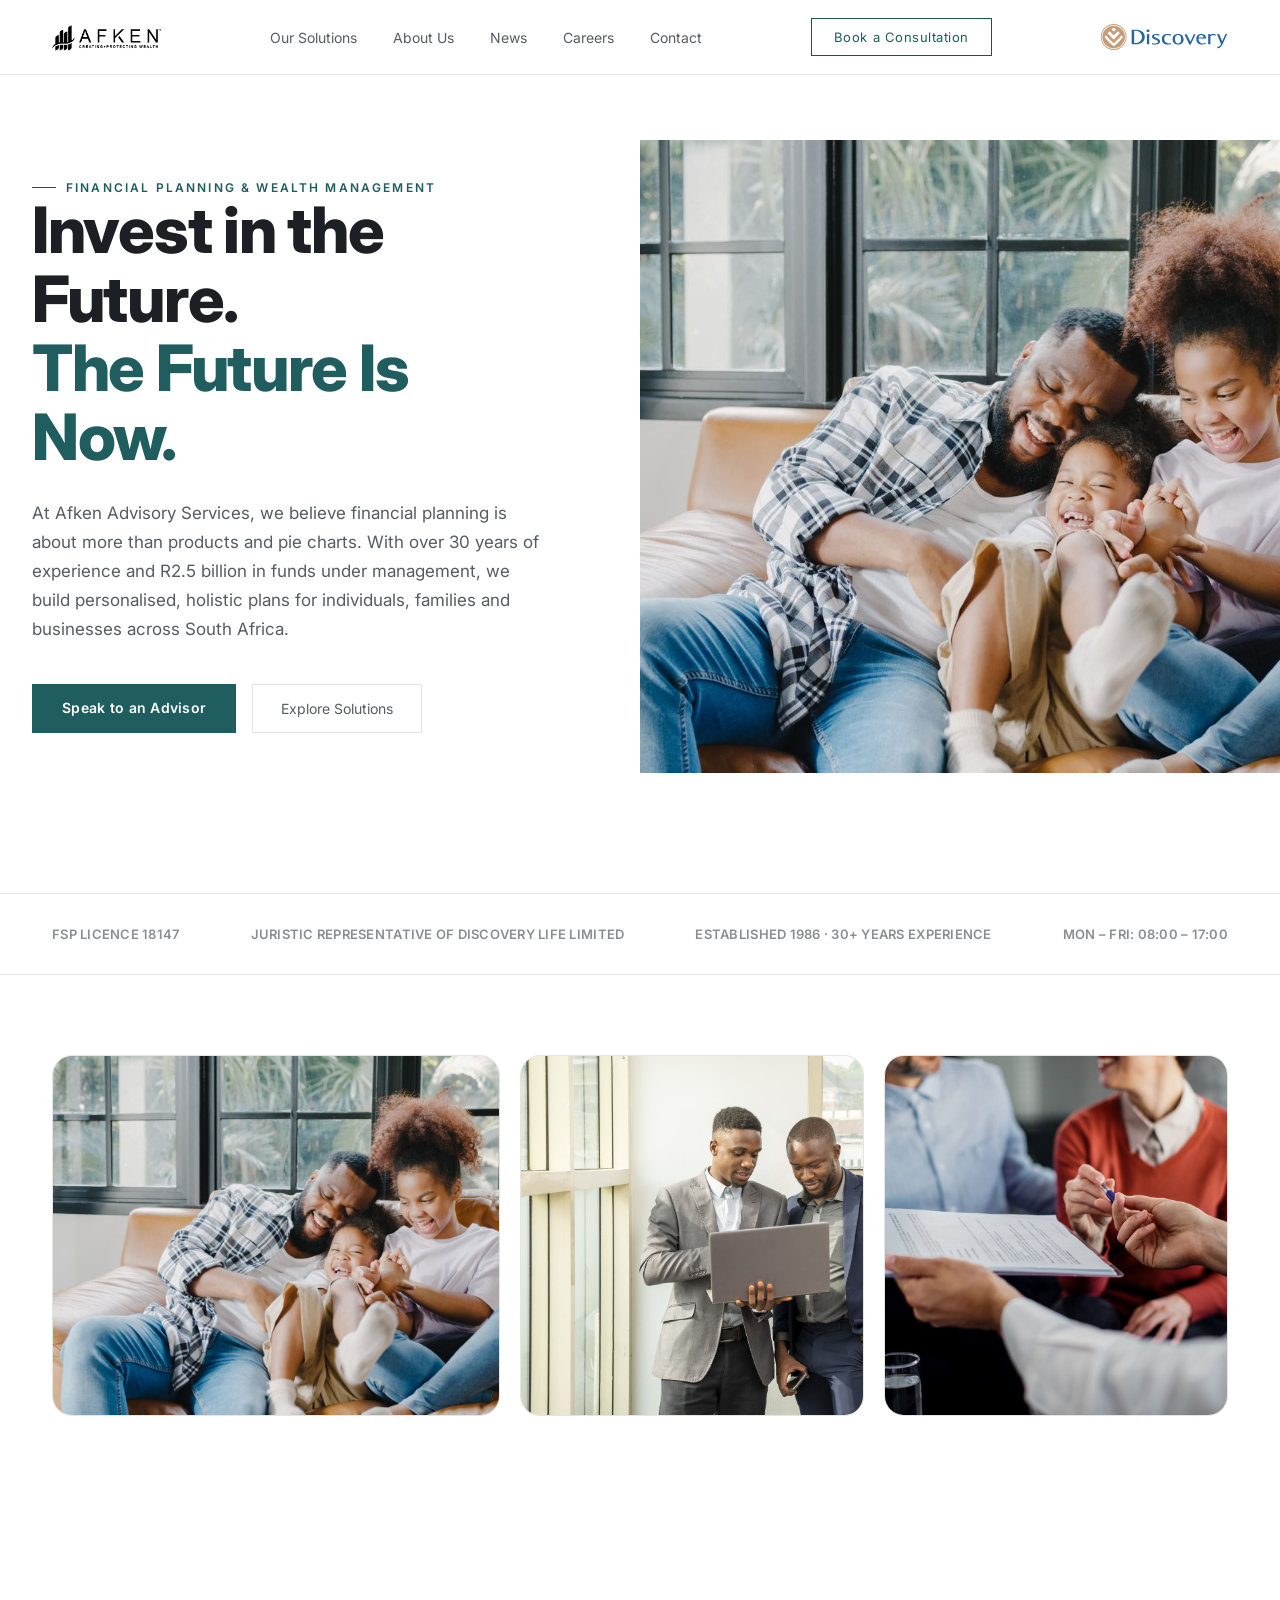
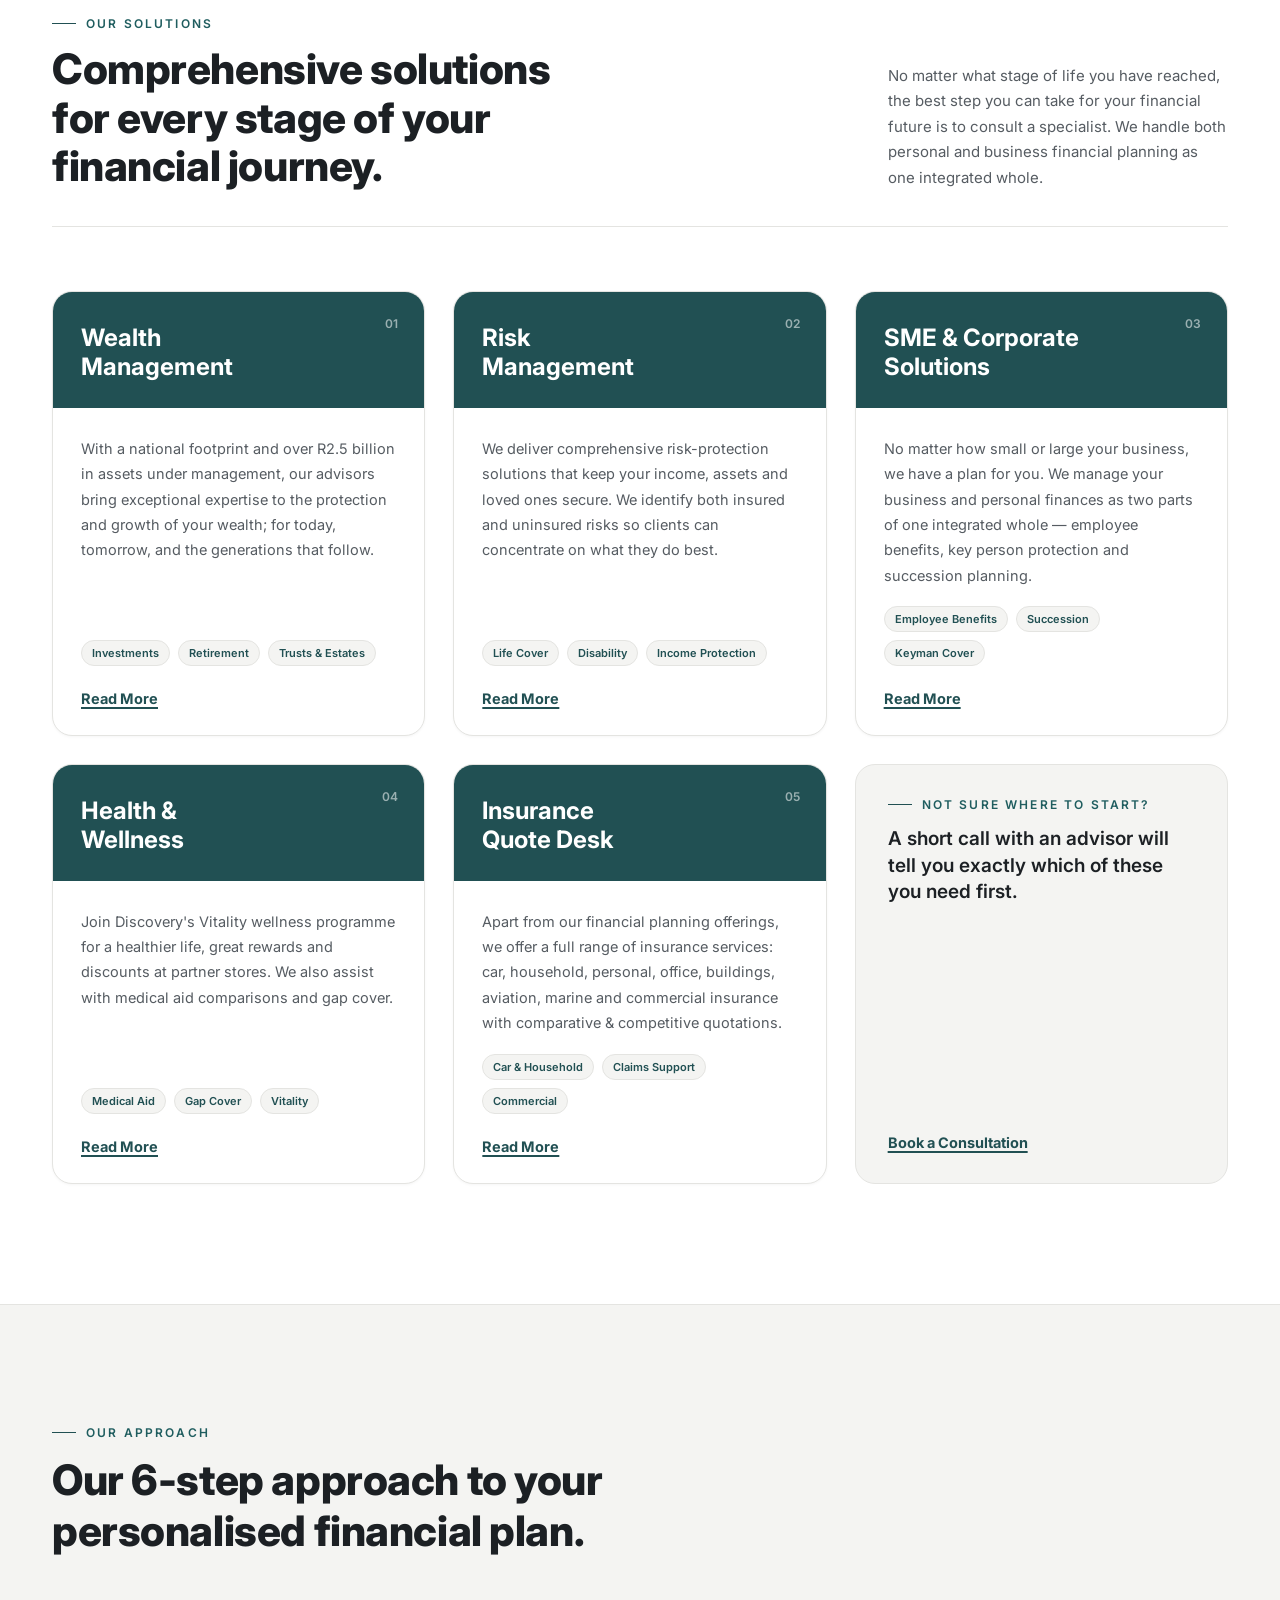
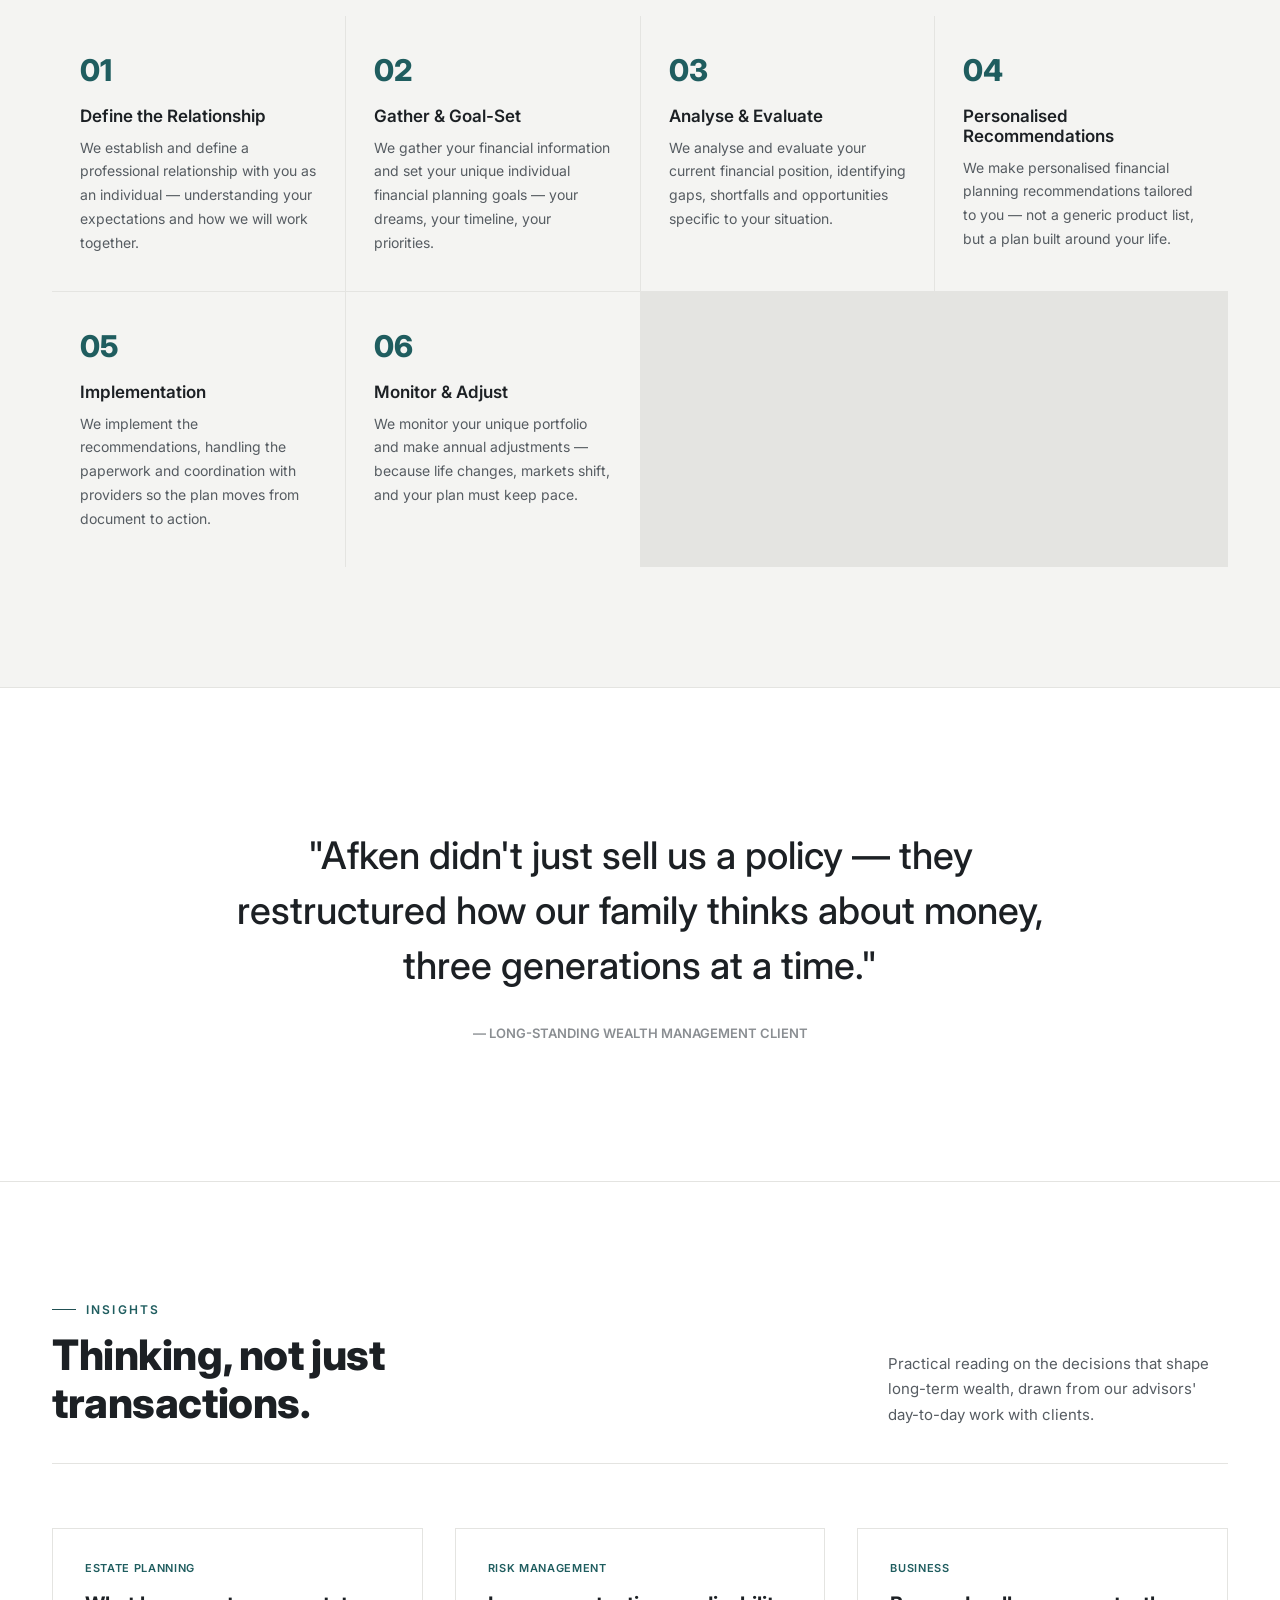
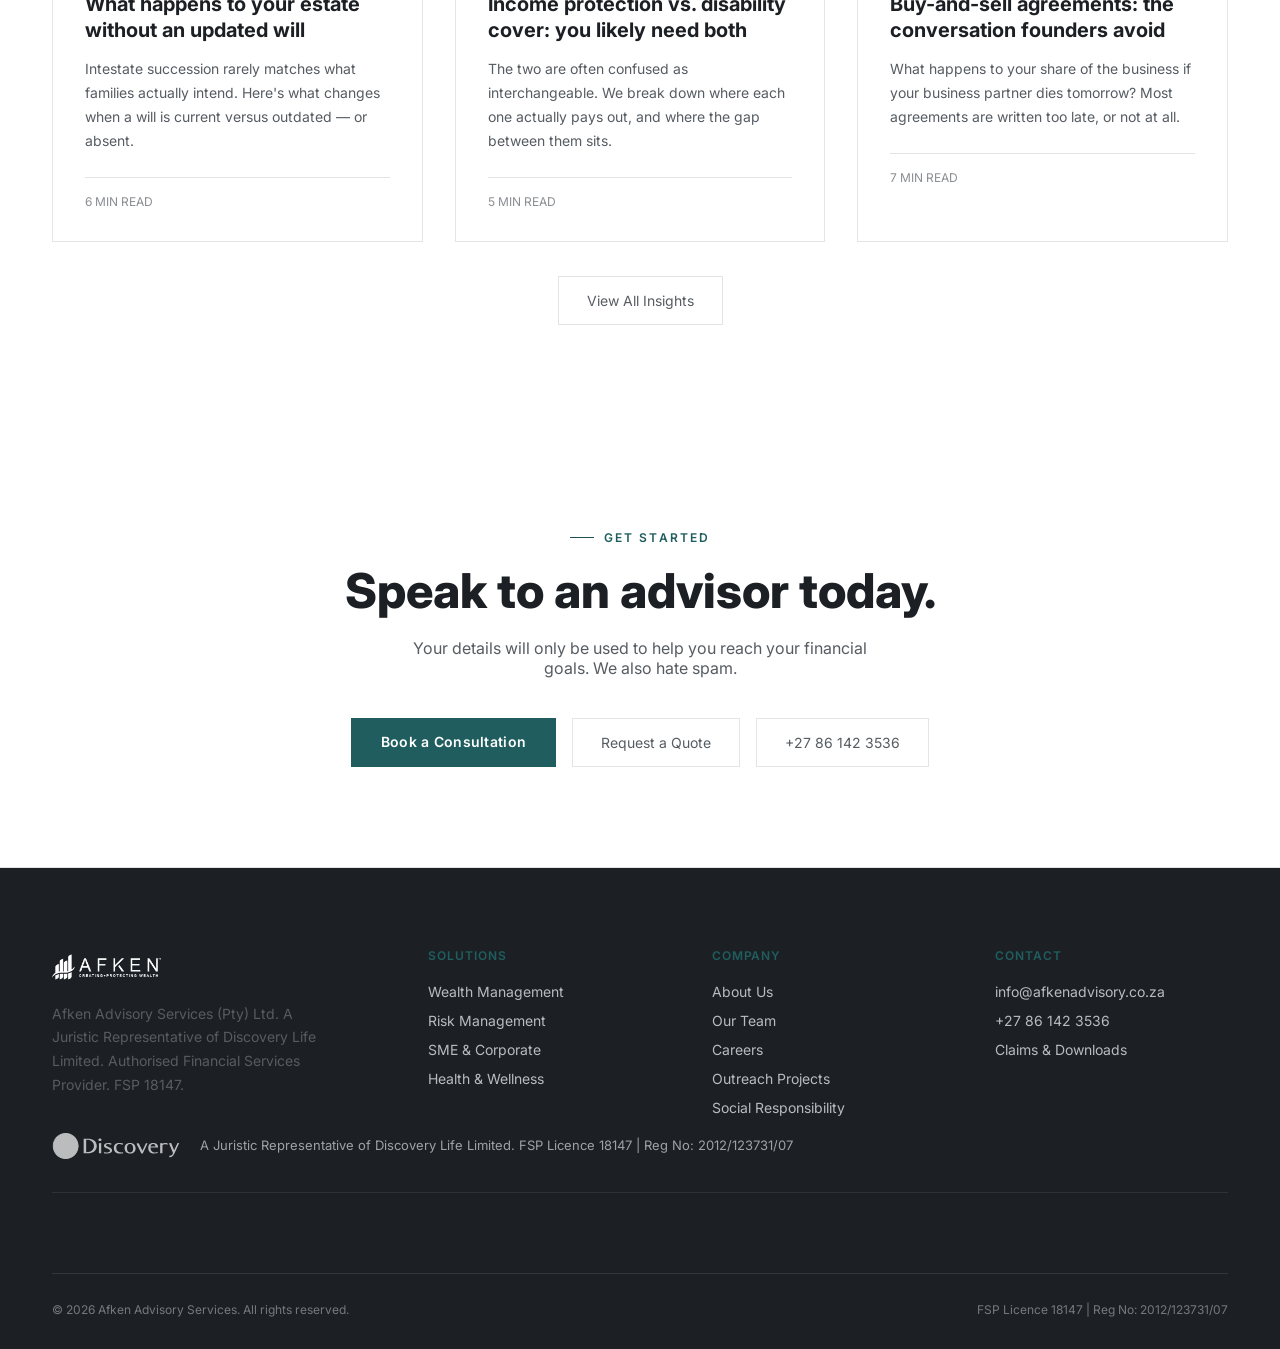
<file: index.html>
<!DOCTYPE html>
<html lang="en">
<head>
<meta charset="UTF-8">
<meta name="viewport" content="width=device-width, initial-scale=1.0">
<title>Afken Advisory Services | Financial Planning &amp; Wealth Management</title>
<meta name="description" content="National financial planning and wealth management partners. Over R2.5 billion in assets under management, advising on wealth, risk, business and health solutions across South Africa.">
<link rel="preconnect" href="https://fonts.googleapis.com">
<link rel="preconnect" href="https://fonts.gstatic.com" crossorigin>
<link href="https://fonts.googleapis.com/css2?family=Inter:wght@400;500;600;700;800&display=swap" rel="stylesheet">
<link rel="stylesheet" href="assets/style.css">
</head>
<body>

<header>
  <nav class="nav">
    <div class="logo"><img src="assets/images/afken-logo-black.png" alt="Afken Advisory Services"></div>
    <div class="navlinks">
      <a href="#solutions">Our Solutions</a>
      <a href="pages/about.html">About Us</a>
      <a href="pages/insights.html">News</a>
      <a href="pages/careers.html">Careers</a>
      <a href="pages/contact.html">Contact</a>
    </div>
    <a href="pages/contact.html" class="nav-cta">Book a Consultation</a>
    <img src="assets/images/discovery-logo.svg" alt="Discovery" class="discovery-badge">
  </nav>
</header>

<section class="hero">
  <div class="hero-split">
    <div class="hero-text wrap" style="max-width:600px;margin:0;padding-right:40px;">
      <div class="eyebrow">Financial Planning &amp; Wealth Management</div>
      <h1>Invest in the Future.<br><em>The Future Is Now.</em></h1>
      <p class="hero-sub">At Afken Advisory Services, we believe financial planning is about more than products and pie charts. With over 30 years of experience and R2.5 billion in funds under management, we build personalised, holistic plans for individuals, families and businesses across South Africa.</p>
      <div class="hero-ctas">
        <a href="pages/contact.html" class="btn-primary">Speak to an Advisor</a>
        <a href="#solutions" class="btn-ghost">Explore Solutions</a>
      </div>
    </div>
    <div class="hero-image">
      <img src="assets/images/photos/family-sofa.jpg" alt="Family at home together">
    </div>
  </div>
</section>

<div class="trust">
  <div class="wrap">
    <div class="trust-item">FSP LICENCE 18147</div>
    <div class="trust-item">JURISTIC REPRESENTATIVE OF DISCOVERY LIFE LIMITED</div>
    <div class="trust-item">ESTABLISHED 1986 · 30+ YEARS EXPERIENCE</div>
    <div class="trust-item">MON – FRI: 08:00 – 17:00</div>
  </div>
</div>

<section style="padding:80px 0;">
  <div class="wrap">
    <div class="gallery-strip">
      <div class="img-block"><img src="assets/images/photos/family-sofa.jpg" alt="Family at home together" style="width:100%;height:100%;object-fit:cover;display:block;"></div>
      <div class="img-block"><img src="assets/images/photos/business-partners.jpg" alt="Business partners discussing strategy" style="width:100%;height:100%;object-fit:cover;display:block;"></div>
      <div class="img-block"><img src="assets/images/photos/advisor-signing.jpg" alt="Advisor consultation, signing documents" style="width:100%;height:100%;object-fit:cover;display:block;"></div>
    </div>
  </div>
</section>

<section class="solutions" id="solutions">
  <div class="wrap">
    <div class="section-head">
      <div>
        <div class="eyebrow">Our Solutions</div>
        <h2>Comprehensive solutions for every stage of your financial journey.</h2>
      </div>
      <p>No matter what stage of life you have reached, the best step you can take for your financial future is to consult a specialist. We handle both personal and business financial planning as one integrated whole.</p>
    </div>

    <div class="sol-grid">
      <div class="sol-card">
        <div class="sol-card-head">
          <span class="sol-index">01</span>
          <h3>Wealth<br>Management</h3>
        </div>
        <div class="sol-card-body">
          <p>With a national footprint and over R2.5 billion in assets under management, our advisors bring exceptional expertise to the protection and growth of your wealth; for today, tomorrow, and the generations that follow.</p>
          <div class="sol-card-tags"><span class="tag">Investments</span><span class="tag">Retirement</span><span class="tag">Trusts &amp; Estates</span></div>
          <a href="pages/wealth.html" class="sol-card-link">Read More</a>
        </div>
      </div>

      <div class="sol-card">
        <div class="sol-card-head">
          <span class="sol-index">02</span>
          <h3>Risk<br>Management</h3>
        </div>
        <div class="sol-card-body">
          <p>We deliver comprehensive risk-protection solutions that keep your income, assets and loved ones secure. We identify both insured and uninsured risks so clients can concentrate on what they do best.</p>
          <div class="sol-card-tags"><span class="tag">Life Cover</span><span class="tag">Disability</span><span class="tag">Income Protection</span></div>
          <a href="pages/risk.html" class="sol-card-link">Read More</a>
        </div>
      </div>

      <div class="sol-card">
        <div class="sol-card-head">
          <span class="sol-index">03</span>
          <h3>SME &amp; Corporate<br>Solutions</h3>
        </div>
        <div class="sol-card-body">
          <p>No matter how small or large your business, we have a plan for you. We manage your business and personal finances as two parts of one integrated whole — employee benefits, key person protection and succession planning.</p>
          <div class="sol-card-tags"><span class="tag">Employee Benefits</span><span class="tag">Succession</span><span class="tag">Keyman Cover</span></div>
          <a href="pages/sme.html" class="sol-card-link">Read More</a>
        </div>
      </div>

      <div class="sol-card">
        <div class="sol-card-head">
          <span class="sol-index">04</span>
          <h3>Health &amp;<br>Wellness</h3>
        </div>
        <div class="sol-card-body">
          <p>Join Discovery's Vitality wellness programme for a healthier life, great rewards and discounts at partner stores. We also assist with medical aid comparisons and gap cover.</p>
          <div class="sol-card-tags"><span class="tag">Medical Aid</span><span class="tag">Gap Cover</span><span class="tag">Vitality</span></div>
          <a href="pages/health.html" class="sol-card-link">Read More</a>
        </div>
      </div>

      <div class="sol-card">
        <div class="sol-card-head">
          <span class="sol-index">05</span>
          <h3>Insurance<br>Quote Desk</h3>
        </div>
        <div class="sol-card-body">
          <p>Apart from our financial planning offerings, we offer a full range of insurance services: car, household, personal, office, buildings, aviation, marine and commercial insurance with comparative &amp; competitive quotations.</p>
          <div class="sol-card-tags"><span class="tag">Car &amp; Household</span><span class="tag">Claims Support</span><span class="tag">Commercial</span></div>
          <a href="#" class="sol-card-link">Read More</a>
        </div>
      </div>

      <div class="sol-card" style="background:var(--surface);box-shadow:none;">
        <div class="sol-card-body" style="justify-content:center;align-items:flex-start;padding:32px;">
          <div class="eyebrow" style="margin-bottom:14px;">Not Sure Where to Start?</div>
          <p style="font-family:'Inter',sans-serif;font-weight:600;font-size:19px;color:var(--ink);line-height:1.4;">A short call with an advisor will tell you exactly which of these you need first.</p>
          <a href="pages/contact.html" class="sol-card-link">Book a Consultation</a>
        </div>
      </div>
    </div>
  </div>
</section>

<section class="process" id="process">
  <div class="wrap">
    <div class="eyebrow">Our Approach</div>
    <h2 class="serif" style="font-size:clamp(28px,3.4vw,42px);font-weight:800;letter-spacing:-0.01em;margin-top:14px;max-width:600px;">Our 6-step approach to your personalised financial plan.</h2>
    <div class="process-grid">
      <div class="process-card">
        <div class="process-num">01</div>
        <h3>Define the Relationship</h3>
        <p>We establish and define a professional relationship with you as an individual — understanding your expectations and how we will work together.</p>
      </div>
      <div class="process-card">
        <div class="process-num">02</div>
        <h3>Gather &amp; Goal-Set</h3>
        <p>We gather your financial information and set your unique individual financial planning goals — your dreams, your timeline, your priorities.</p>
      </div>
      <div class="process-card">
        <div class="process-num">03</div>
        <h3>Analyse &amp; Evaluate</h3>
        <p>We analyse and evaluate your current financial position, identifying gaps, shortfalls and opportunities specific to your situation.</p>
      </div>
      <div class="process-card">
        <div class="process-num">04</div>
        <h3>Personalised Recommendations</h3>
        <p>We make personalised financial planning recommendations tailored to you — not a generic product list, but a plan built around your life.</p>
      </div>
      <div class="process-card">
        <div class="process-num">05</div>
        <h3>Implementation</h3>
        <p>We implement the recommendations, handling the paperwork and coordination with providers so the plan moves from document to action.</p>
      </div>
      <div class="process-card">
        <div class="process-num">06</div>
        <h3>Monitor &amp; Adjust</h3>
        <p>We monitor your unique portfolio and make annual adjustments — because life changes, markets shift, and your plan must keep pace.</p>
      </div>
    </div>
  </div>
</section>

<section class="quote-section">
  <div class="wrap">
    <blockquote>"Afken didn't just sell us a policy — they restructured how our family thinks about money, three generations at a time."</blockquote>
    <div class="quote-attr">— LONG-STANDING WEALTH MANAGEMENT CLIENT</div>
  </div>
</section>

<section id="insights">
  <div class="wrap">
    <div class="section-head">
      <div>
        <div class="eyebrow">Insights</div>
        <h2>Thinking, not just transactions.</h2>
      </div>
      <p>Practical reading on the decisions that shape long-term wealth, drawn from our advisors' day-to-day work with clients.</p>
    </div>
    <div class="insights-grid">
      <div class="insight-card">
        <div class="insight-cat">Estate Planning</div>
        <h3>What happens to your estate without an updated will</h3>
        <p>Intestate succession rarely matches what families actually intend. Here's what changes when a will is current versus outdated — or absent.</p>
        <div class="insight-meta">6 MIN READ</div>
      </div>
      <div class="insight-card">
        <div class="insight-cat">Risk Management</div>
        <h3>Income protection vs. disability cover: you likely need both</h3>
        <p>The two are often confused as interchangeable. We break down where each one actually pays out, and where the gap between them sits.</p>
        <div class="insight-meta">5 MIN READ</div>
      </div>
      <div class="insight-card">
        <div class="insight-cat">Business</div>
        <h3>Buy-and-sell agreements: the conversation founders avoid</h3>
        <p>What happens to your share of the business if your business partner dies tomorrow? Most agreements are written too late, or not at all.</p>
        <div class="insight-meta">7 MIN READ</div>
      </div>
    </div>
    <div style="text-align:center;margin-top:48px;">
      <a href="pages/insights.html" class="btn-ghost">View All Insights</a>
    </div>
  </div>
</section>

<section class="cta-band" id="contact">
  <div class="wrap">
    <div class="eyebrow" style="justify-content:center;">Get Started</div>
    <h2 style="margin-top:16px;">Speak to an advisor today.</h2>
    <p>Your details will only be used to help you reach your financial goals. We also hate spam.</p>
    <div class="hero-ctas">
      <a href="pages/contact.html" class="btn-primary">Book a Consultation</a>
      <a href="pages/contact.html" class="btn-ghost">Request a Quote</a>
      <a href="tel:+27861423536" class="btn-ghost">+27 86 142 3536</a>
    </div>
  </div>
</section>

<footer>
  <div class="wrap">
    <div class="foot-grid">
      <div class="foot-col">
        <div class="logo" style="margin-bottom:18px;"><img src="assets/images/afken-logo-white.png" alt="Afken Advisory Services"></div>
        <p style="color:var(--ink-dim);font-size:14px;line-height:1.7;max-width:280px;">Afken Advisory Services (Pty) Ltd. A Juristic Representative of Discovery Life Limited. Authorised Financial Services Provider. FSP 18147.</p>
      </div>
      <div class="foot-col">
        <h4>Solutions</h4>
        <a href="#">Wealth Management</a>
        <a href="#">Risk Management</a>
        <a href="#">SME &amp; Corporate</a>
        <a href="#">Health &amp; Wellness</a>
      </div>
      <div class="foot-col">
        <h4>Company</h4>
        <a href="pages/about.html">About Us</a>
        <a href="pages/about.html#team">Our Team</a>
        <a href="pages/careers.html">Careers</a>
        <a href="#">Outreach Projects</a>
        <a href="#">Social Responsibility</a>
      </div>
      <div class="foot-col">
        <h4>Contact</h4>
        <a href="mailto:info@afkenadvisory.co.za">info@afkenadvisory.co.za</a>
        <a href="tel:+27861423536">+27 86 142 3536</a>
        <a href="pages/insights.html">Claims &amp; Downloads</a>
      </div>
    </div>
    <div style="display:flex;align-items:center;gap:20px;margin-bottom:32px;padding-bottom:28px;border-bottom:1px solid #2C3236;">
      <img src="assets/images/discovery-logo.svg" alt="Discovery Partner" class="discovery-badge">
      <p style="font-size:13px;color:#9CA3A8;line-height:1.6;max-width:600px;">A Juristic Representative of Discovery Life Limited. FSP Licence 18147 | Reg No: 2012/123731/07</p>
    </div>
    <div class="foot-bottom">
      <div>© 2026 Afken Advisory Services. All rights reserved.</div>
      <div>FSP Licence 18147 | Reg No: 2012/123731/07</div>
    </div>
  </div>
</footer>

</body>
</html>
</file>
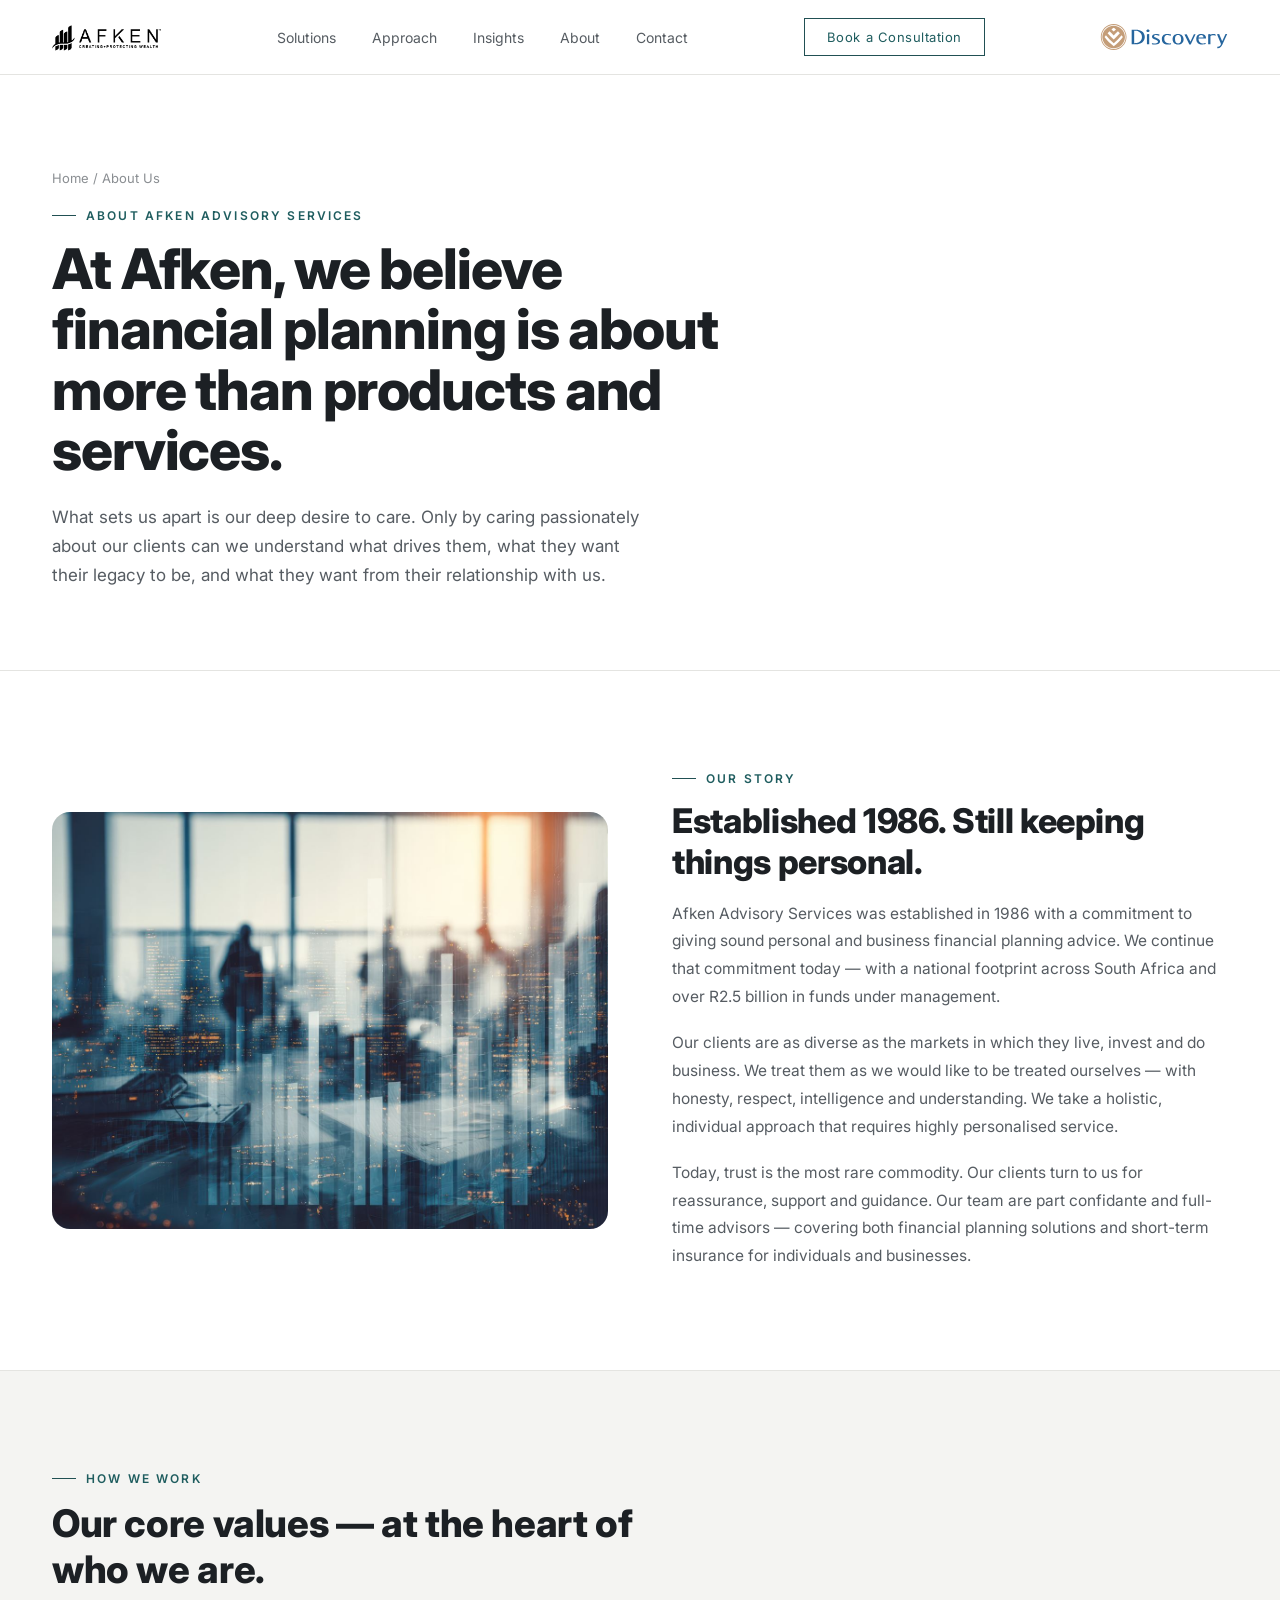
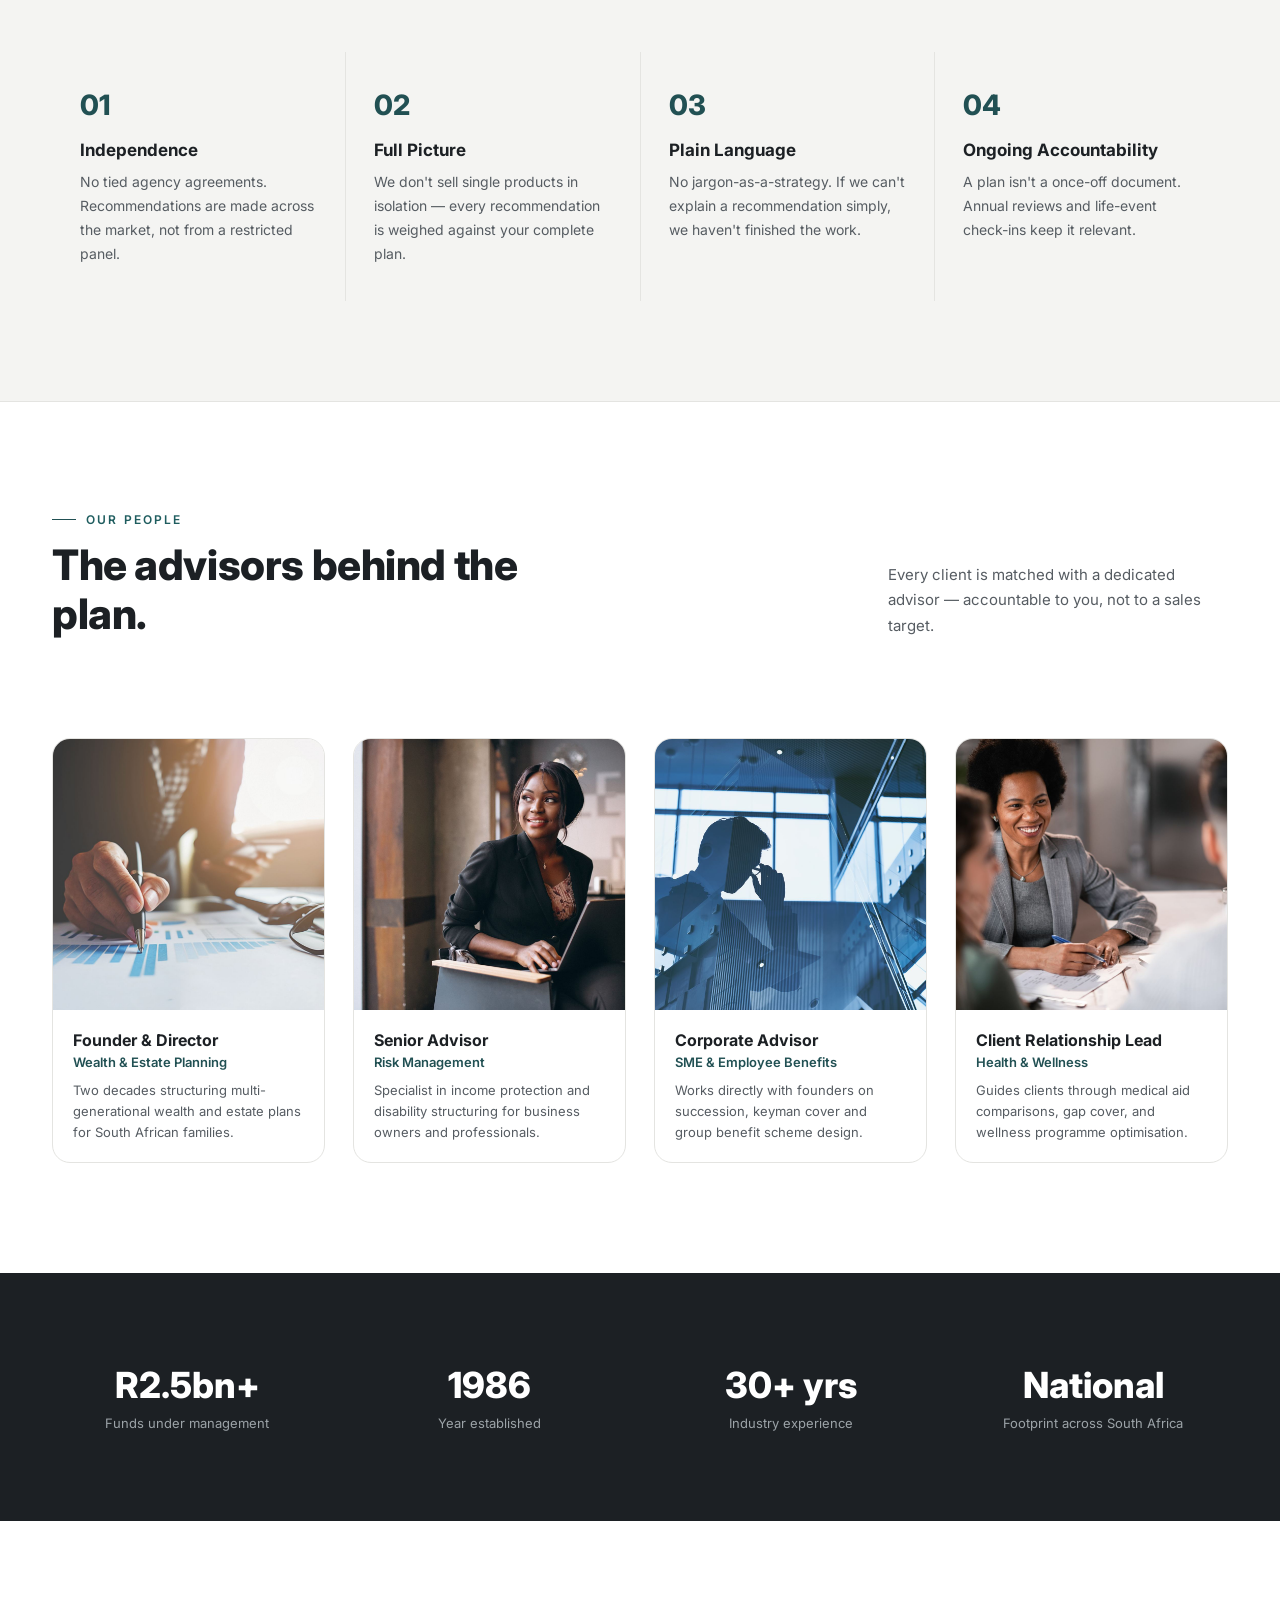
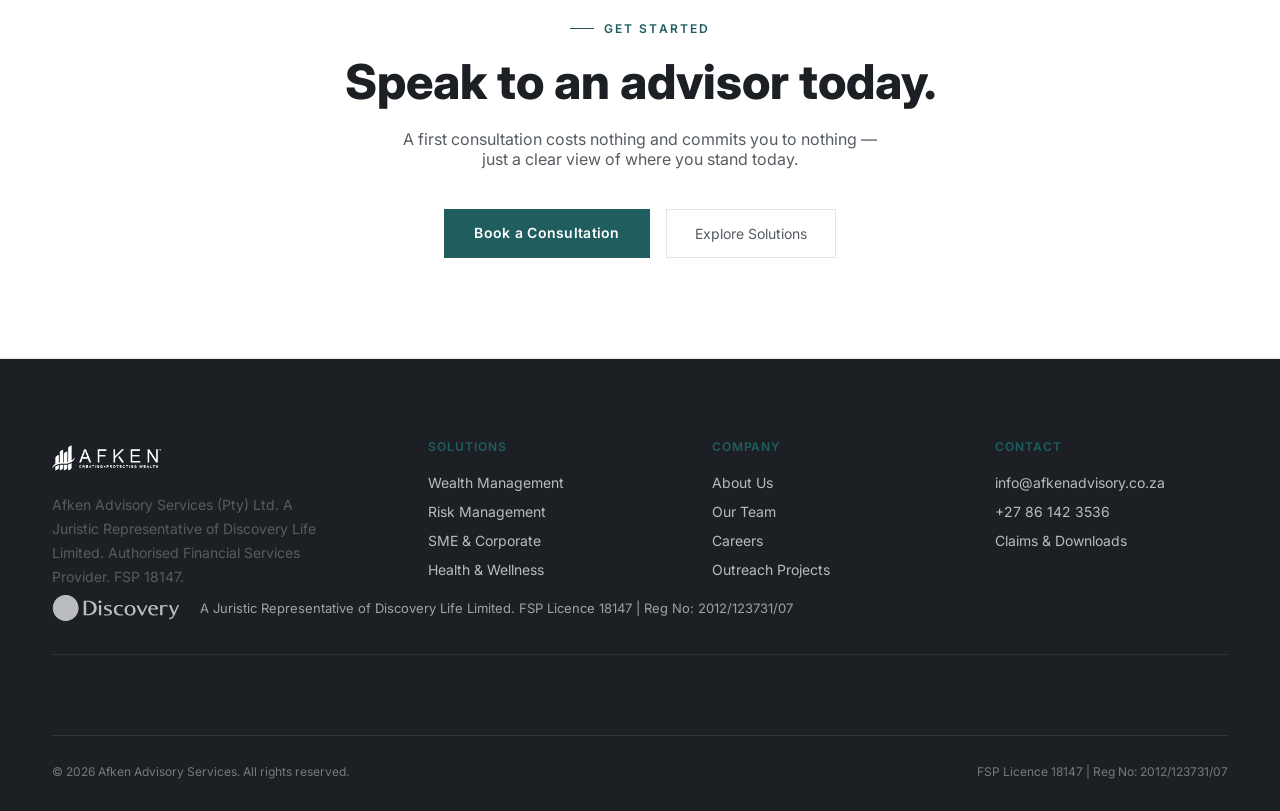
<file: pages/about.html>
<!DOCTYPE html>
<html lang="en">
<head>
<meta charset="UTF-8">
<meta name="viewport" content="width=device-width, initial-scale=1.0">
<title>About Us | Afken Advisory Services</title>
<meta name="description" content="Afken Advisory Services is an independent, national financial planning and wealth management partnership advising on wealth, risk, business and health solutions.">
<link rel="preconnect" href="https://fonts.googleapis.com">
<link rel="preconnect" href="https://fonts.gstatic.com" crossorigin>
<link href="https://fonts.googleapis.com/css2?family=Inter:wght@400;500;600;700;800&display=swap" rel="stylesheet">
<link rel="stylesheet" href="../assets/style.css">
<style>
  .breadcrumb{font-size:13px;color:var(--ink-faint);margin-bottom:22px;}
  .breadcrumb a{color:var(--ink-faint);}
  .breadcrumb a:hover{color:var(--teal);}
  .page-hero{padding:170px 0 80px;border-bottom:1px solid var(--hairline);}
  .page-hero h1{font-size:clamp(34px,4.6vw,56px);font-weight:800;letter-spacing:-0.02em;line-height:1.08;max-width:720px;}
  .page-hero p{margin-top:22px;font-size:17px;line-height:1.7;color:var(--ink-dim);max-width:600px;}

  .story{padding:100px 0;border-bottom:1px solid var(--hairline);}
  .story-grid{display:grid;grid-template-columns:1fr 1fr;gap:64px;align-items:center;}
  .story p{font-size:15.5px;color:var(--ink-dim);line-height:1.8;margin-top:18px;}

  .values{padding:100px 0;background:var(--surface);border-bottom:1px solid var(--hairline);}
  .values-grid{display:grid;grid-template-columns:repeat(4,1fr);gap:1px;background:var(--hairline);margin-top:60px;}
  .value-card{background:var(--surface);padding:36px 28px;}
  .value-card .num{font-size:28px;font-weight:800;color:var(--teal);}
  .value-card h3{font-size:17px;margin-top:18px;font-weight:700;}
  .value-card p{color:var(--ink-dim);font-size:14px;line-height:1.7;margin-top:10px;}

  .team{padding:110px 0;}
  .team-grid{display:grid;grid-template-columns:repeat(4,1fr);gap:28px;}
  .team-card{border:1px solid var(--hairline);border-radius:18px;overflow:hidden;}
  .team-photo{aspect-ratio:1/1;background:linear-gradient(135deg,var(--surface) 0%,var(--surface-2) 100%);display:flex;align-items:center;justify-content:center;}
  .team-photo .img-placeholder-label{font-size:11px;color:var(--ink-faint);text-align:center;padding:18px;}
  .team-info{padding:20px;}
  .team-info h3{font-size:16px;font-weight:700;}
  .team-info .role{font-size:13px;color:var(--teal);font-weight:600;margin-top:4px;}
  .team-info p{font-size:13px;color:var(--ink-dim);line-height:1.6;margin-top:10px;}

  .stat-band{padding:90px 0;background:var(--footer-dark);color:#fff;}
  .stat-band-grid{display:grid;grid-template-columns:repeat(4,1fr);gap:32px;text-align:center;}
  .stat-band-grid .num{font-size:36px;font-weight:800;color:#fff;}
  .stat-band-grid .label{font-size:13px;color:#9CA3A8;margin-top:8px;}

  @media(max-width:880px){
    .story-grid{grid-template-columns:1fr;gap:32px;}
    .values-grid{grid-template-columns:1fr 1fr;}
    .team-grid{grid-template-columns:1fr 1fr;}
    .stat-band-grid{grid-template-columns:1fr 1fr;gap:28px;}
  }
</style>
</head>
<body>

<header>
  <nav class="nav">
    <div class="logo"><img src="../assets/images/afken-logo-black.png" alt="Afken Advisory Services"></div>
    <div class="navlinks">
      <a href="../index.html#solutions">Solutions</a>
      <a href="../index.html#process">Approach</a>
      <a href="../index.html#insights">Insights</a>
      <a href="about.html">About</a>
      <a href="../index.html#contact">Contact</a>
    </div>
    <a href="contact.html" class="nav-cta">Book a Consultation</a>
    <img src="../assets/images/discovery-logo.svg" alt="Discovery" class="discovery-badge">
  </nav>
</header>

<section class="page-hero">
  <div class="wrap">
    <div class="breadcrumb"><a href="../index.html">Home</a> / About Us</div>
    <div class="eyebrow">About Afken Advisory Services</div>
    <h1 style="margin-top:16px;">At Afken, we believe financial planning is about more than products and services.</h1>
    <p>What sets us apart is our deep desire to care. Only by caring passionately about our clients can we understand what drives them, what they want their legacy to be, and what they want from their relationship with us.</p>
  </div>
</section>

<section class="story">
  <div class="wrap">
    <div class="story-grid">
      <div class="topic-media" style="aspect-ratio:4/3;min-height:auto;">
        <img src="../assets/images/photos/corporate-strategy.jpg" alt="Advisory office environment" style="width:100%;height:100%;object-fit:cover;display:block;border-radius:18px;">
      </div>
      <div>
        <div class="eyebrow">Our Story</div>
        <h2 style="font-size:clamp(24px,2.8vw,34px);font-weight:800;letter-spacing:-0.01em;margin-top:14px;">Established 1986. Still keeping things personal.</h2>
        <p>Afken Advisory Services was established in 1986 with a commitment to giving sound personal and business financial planning advice. We continue that commitment today — with a national footprint across South Africa and over R2.5 billion in funds under management.</p>
        <p>Our clients are as diverse as the markets in which they live, invest and do business. We treat them as we would like to be treated ourselves — with honesty, respect, intelligence and understanding. We take a holistic, individual approach that requires highly personalised service.</p>
        <p>Today, trust is the most rare commodity. Our clients turn to us for reassurance, support and guidance. Our team are part confidante and full-time advisors — covering both financial planning solutions and short-term insurance for individuals and businesses.</p>
      </div>
    </div>
  </div>
</section>

<section class="values">
  <div class="wrap">
    <div class="eyebrow">How We Work</div>
    <h2 style="font-size:clamp(26px,3vw,38px);font-weight:800;letter-spacing:-0.01em;margin-top:14px;max-width:600px;">Our core values — at the heart of who we are.</h2>
    <div class="values-grid">
      <div class="value-card">
        <div class="num">01</div>
        <h3>Independence</h3>
        <p>No tied agency agreements. Recommendations are made across the market, not from a restricted panel.</p>
      </div>
      <div class="value-card">
        <div class="num">02</div>
        <h3>Full Picture</h3>
        <p>We don't sell single products in isolation — every recommendation is weighed against your complete plan.</p>
      </div>
      <div class="value-card">
        <div class="num">03</div>
        <h3>Plain Language</h3>
        <p>No jargon-as-a-strategy. If we can't explain a recommendation simply, we haven't finished the work.</p>
      </div>
      <div class="value-card">
        <div class="num">04</div>
        <h3>Ongoing Accountability</h3>
        <p>A plan isn't a once-off document. Annual reviews and life-event check-ins keep it relevant.</p>
      </div>
    </div>
  </div>
</section>

<section class="team" id="team">
  <div class="wrap">
    <div class="section-head" style="border-bottom:none;">
      <div>
        <div class="eyebrow">Our People</div>
        <h2>The advisors behind the plan.</h2>
      </div>
      <p>Every client is matched with a dedicated advisor — accountable to you, not to a sales target.</p>
    </div>
    <div class="team-grid">
      <div class="team-card">
        <div class="team-photo"><img src="../assets/images/photos2/desk-graphs-glasses.jpg" alt="Team member portrait" style="width:100%;height:100%;object-fit:cover;display:block;"></div>
        <div class="team-info">
          <h3>Founder &amp; Director</h3>
          <div class="role">Wealth &amp; Estate Planning</div>
          <p>Two decades structuring multi-generational wealth and estate plans for South African families.</p>
        </div>
      </div>
      <div class="team-card">
        <div class="team-photo"><img src="../assets/images/photos2/woman-laptop-bar.jpg" alt="Team member portrait" style="width:100%;height:100%;object-fit:cover;display:block;"></div>
        <div class="team-info">
          <h3>Senior Advisor</h3>
          <div class="role">Risk Management</div>
          <p>Specialist in income protection and disability structuring for business owners and professionals.</p>
        </div>
      </div>
      <div class="team-card">
        <div class="team-photo"><img src="../assets/images/photos2/silhouette-businessman.jpg" alt="Team member portrait" style="width:100%;height:100%;object-fit:cover;display:block;"></div>
        <div class="team-info">
          <h3>Corporate Advisor</h3>
          <div class="role">SME &amp; Employee Benefits</div>
          <p>Works directly with founders on succession, keyman cover and group benefit scheme design.</p>
        </div>
      </div>
      <div class="team-card">
        <div class="team-photo"><img src="../assets/images/photos/advisor-consultation.jpg" alt="Team member portrait" style="width:100%;height:100%;object-fit:cover;display:block;"></div>
        <div class="team-info">
          <h3>Client Relationship Lead</h3>
          <div class="role">Health &amp; Wellness</div>
          <p>Guides clients through medical aid comparisons, gap cover, and wellness programme optimisation.</p>
        </div>
      </div>
    </div>
  </div>
</section>

<section class="stat-band">
  <div class="wrap">
    <div class="stat-band-grid">
      <div><div class="num">R2.5bn+</div><div class="label">Funds under management</div></div>
      <div><div class="num">1986</div><div class="label">Year established</div></div>
      <div><div class="num">30+ yrs</div><div class="label">Industry experience</div></div>
      <div><div class="num">National</div><div class="label">Footprint across South Africa</div></div>
    </div>
  </div>
</section>

<section class="cta-band" id="contact">
  <div class="wrap">
    <div class="eyebrow" style="justify-content:center;">Get Started</div>
    <h2 style="margin-top:16px;">Speak to an advisor today.</h2>
    <p>A first consultation costs nothing and commits you to nothing — just a clear view of where you stand today.</p>
    <div class="hero-ctas">
      <a href="contact.html" class="btn-primary">Book a Consultation</a>
      <a href="../index.html#solutions" class="btn-ghost">Explore Solutions</a>
    </div>
  </div>
</section>

<footer>
  <div class="wrap">
    <div class="foot-grid">
      <div class="foot-col">
        <div class="logo" style="margin-bottom:18px;"><img src="../assets/images/afken-logo-white.png" alt="Afken Advisory Services"></div>
        <p style="color:var(--ink-dim);font-size:14px;line-height:1.7;max-width:280px;">Afken Advisory Services (Pty) Ltd. A Juristic Representative of Discovery Life Limited. Authorised Financial Services Provider. FSP 18147.</p>
      </div>
      <div class="foot-col">
        <h4>Solutions</h4>
        <a href="wealth.html">Wealth Management</a>
        <a href="risk.html">Risk Management</a>
        <a href="sme.html">SME &amp; Corporate</a>
        <a href="health.html">Health &amp; Wellness</a>
      </div>
      <div class="foot-col">
        <h4>Company</h4>
        <a href="about.html">About Us</a>
        <a href="about.html#team">Our Team</a>
        <a href="careers.html">Careers</a>
        <a href="#">Outreach Projects</a>
      </div>
      <div class="foot-col">
        <h4>Contact</h4>
        <a href="contact.html">info@afkenadvisory.co.za</a>
        <a href="contact.html">+27 86 142 3536</a>
        <a href="#">Claims &amp; Downloads</a>
      </div>
    </div>
    <div style="display:flex;align-items:center;gap:20px;margin-bottom:32px;padding-bottom:28px;border-bottom:1px solid #2C3236;">
      <img src="../assets/images/discovery-logo.svg" alt="Discovery Partner" class="discovery-badge">
      <p style="font-size:13px;color:#9CA3A8;line-height:1.6;max-width:600px;">A Juristic Representative of Discovery Life Limited. FSP Licence 18147 | Reg No: 2012/123731/07</p>
    </div>
    <div class="foot-bottom">
      <div>© 2026 Afken Advisory Services. All rights reserved.</div>
      <div>FSP Licence 18147 | Reg No: 2012/123731/07</div>
    </div>
  </div>
</footer>

</body>
</html>
</file>
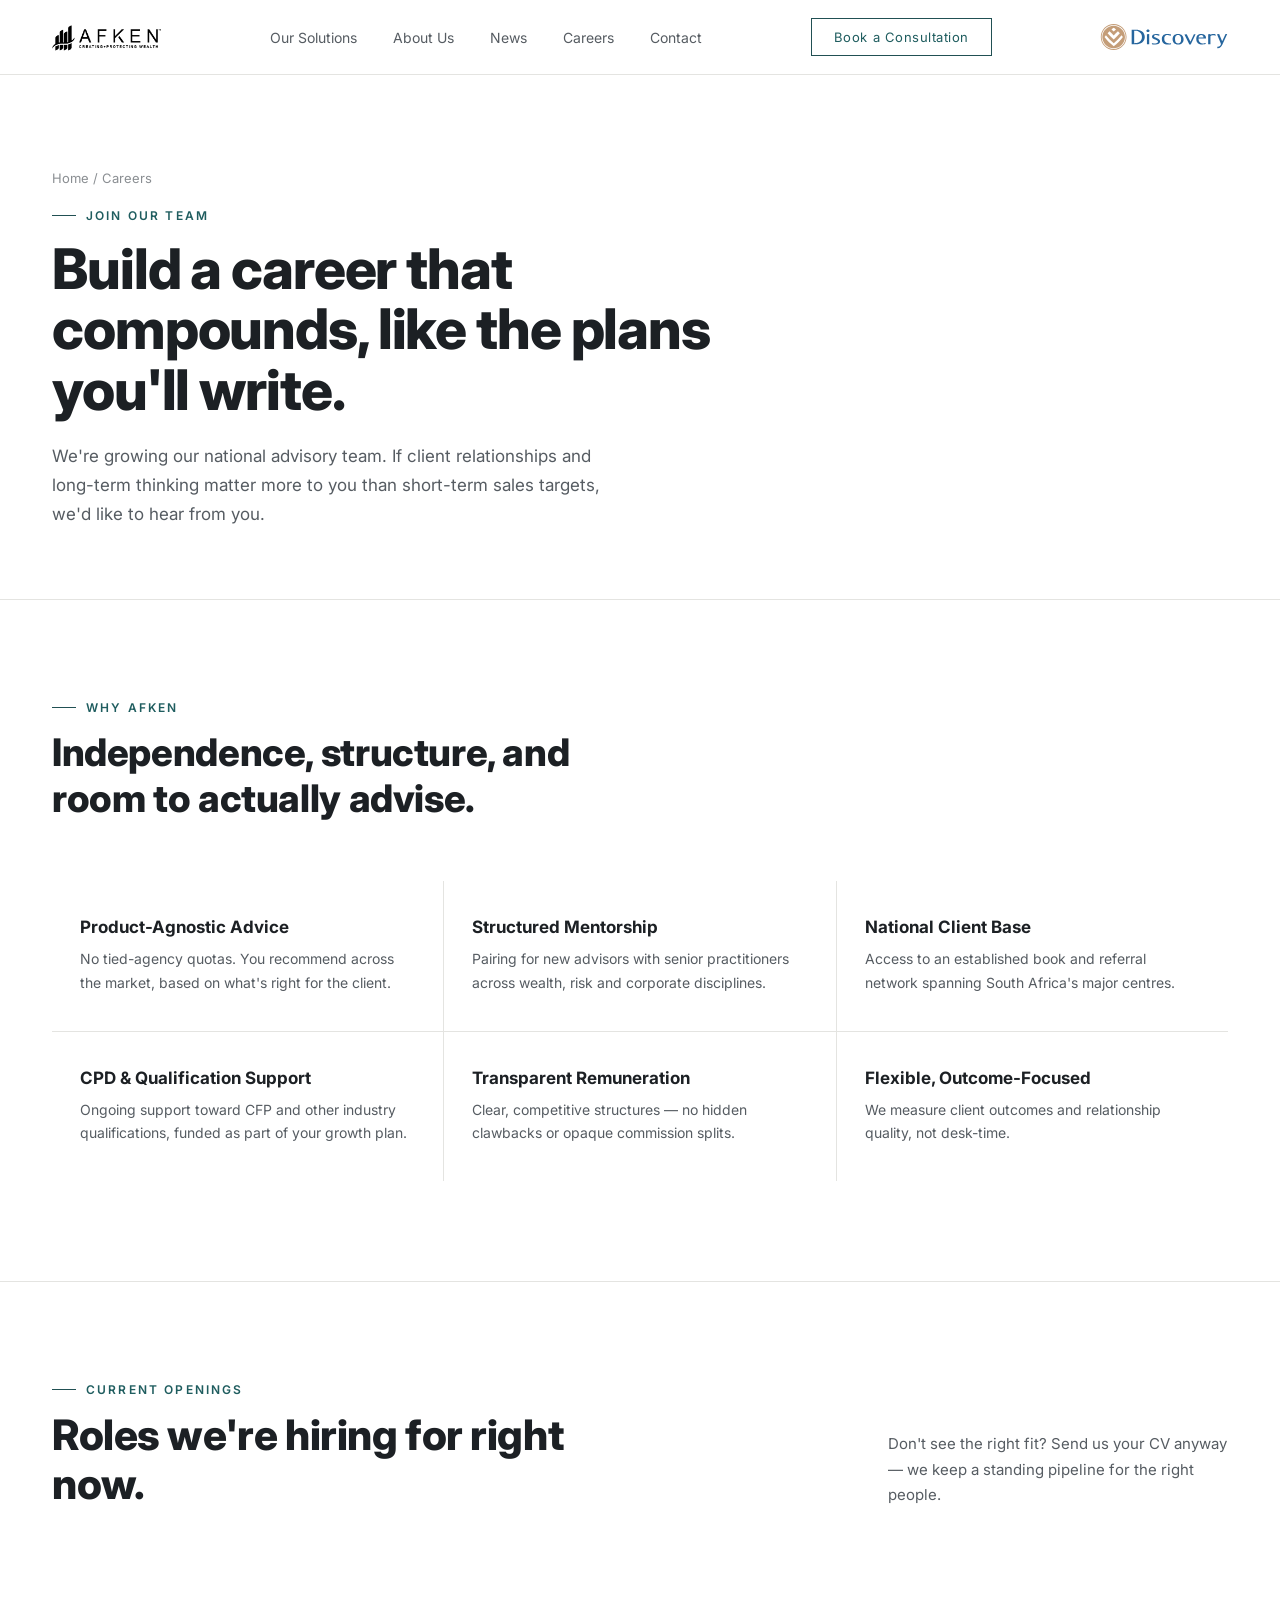
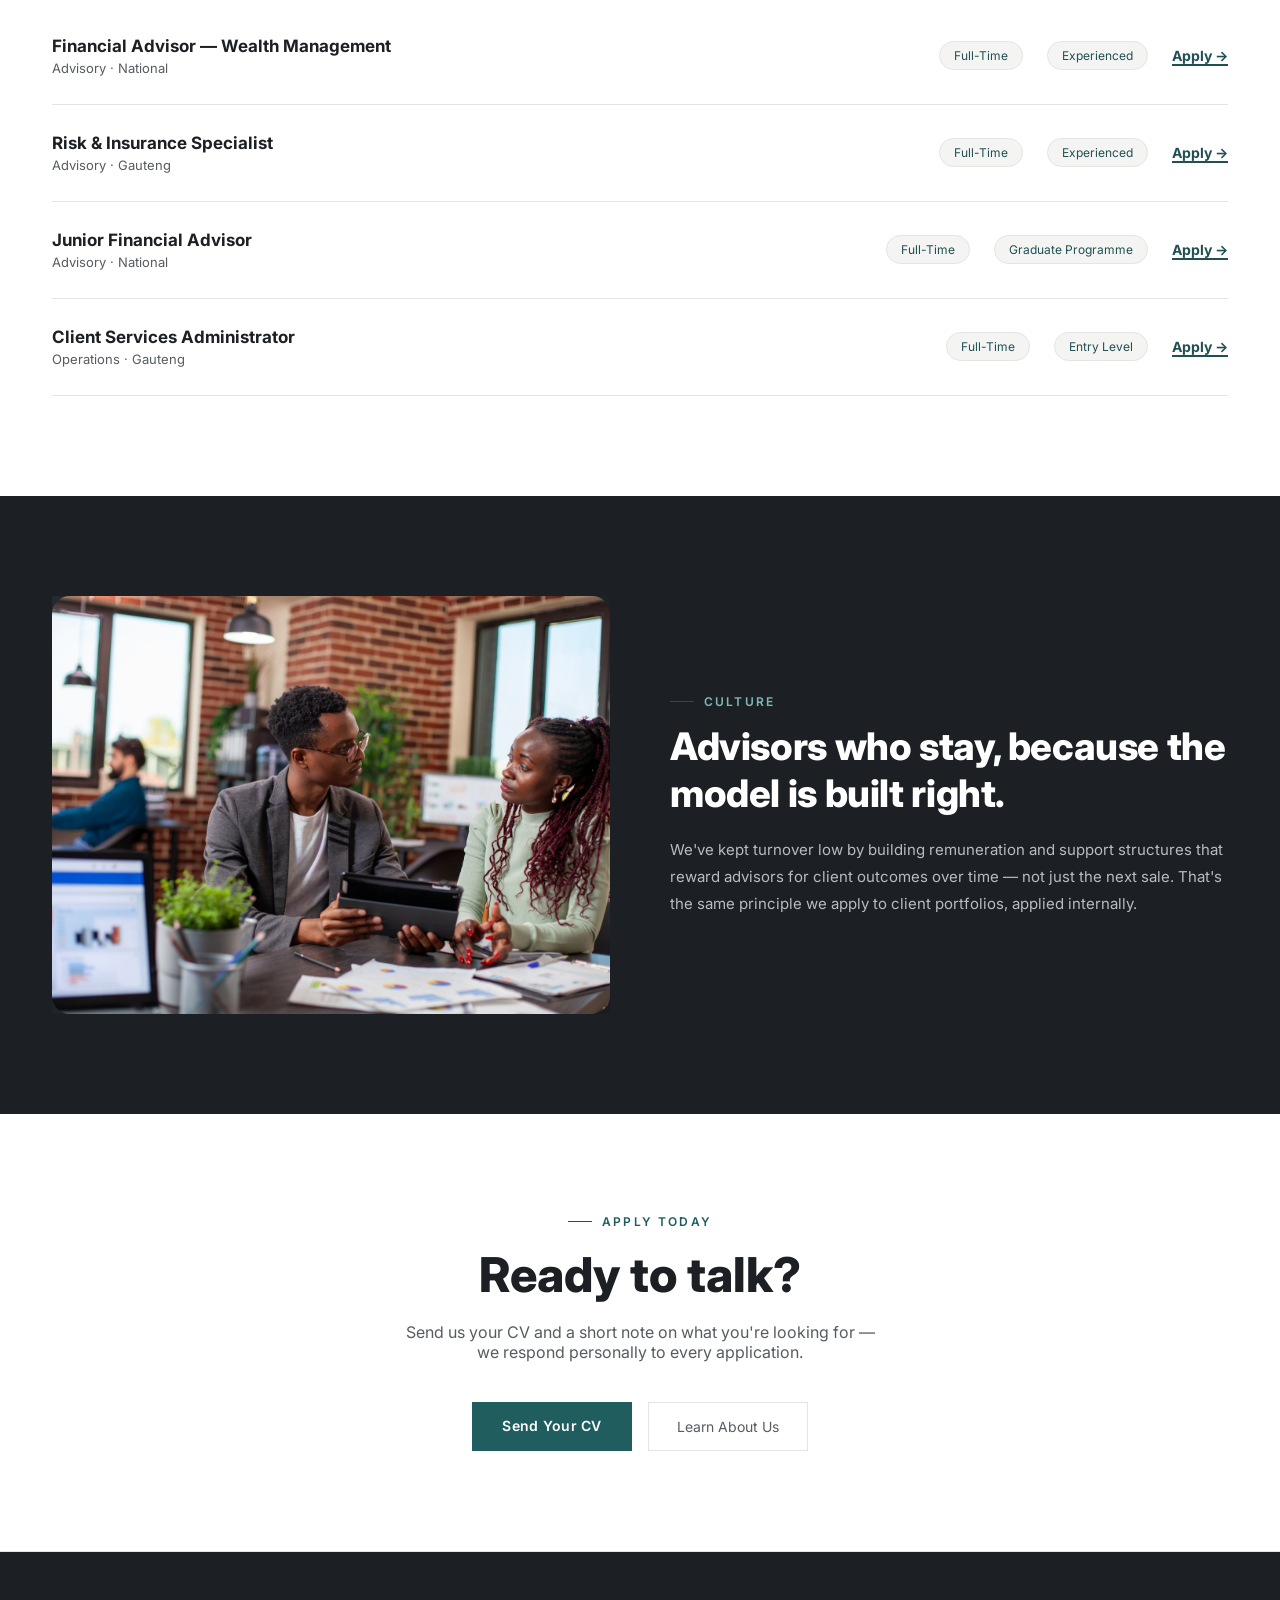
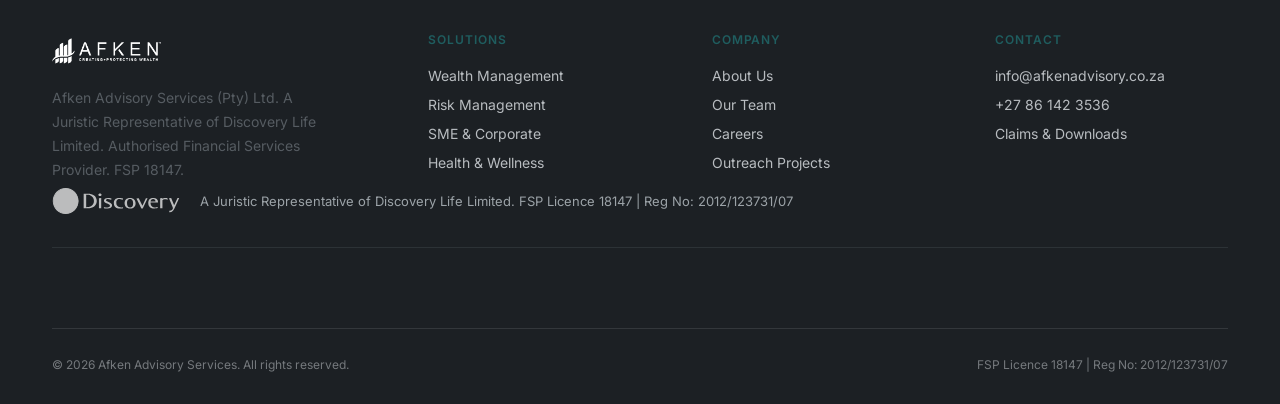
<file: pages/careers.html>
<!DOCTYPE html>
<html lang="en">
<head>
<meta charset="UTF-8">
<meta name="viewport" content="width=device-width, initial-scale=1.0">
<title>Careers | Afken Advisory Services</title>
<meta name="description" content="Join the Afken Advisory Services advisory team. Current openings and what it's like to build a career here.">
<link rel="preconnect" href="https://fonts.googleapis.com">
<link rel="preconnect" href="https://fonts.gstatic.com" crossorigin>
<link href="https://fonts.googleapis.com/css2?family=Inter:wght@400;500;600;700;800&display=swap" rel="stylesheet">
<link rel="stylesheet" href="../assets/style.css">
<style>
  .breadcrumb{font-size:13px;color:var(--ink-faint);margin-bottom:22px;}
  .breadcrumb a{color:var(--ink-faint);}
  .breadcrumb a:hover{color:var(--teal);}
  .page-hero{padding:170px 0 70px;border-bottom:1px solid var(--hairline);}
  .page-hero h1{font-size:clamp(34px,4.6vw,56px);font-weight:800;letter-spacing:-0.02em;line-height:1.08;max-width:680px;}
  .page-hero p{margin-top:22px;font-size:17px;line-height:1.7;color:var(--ink-dim);max-width:580px;}

  .perks{padding:100px 0;border-bottom:1px solid var(--hairline);}
  .perks-grid{display:grid;grid-template-columns:repeat(3,1fr);gap:1px;background:var(--hairline);margin-top:60px;}
  .perk-card{background:#fff;padding:36px 28px;}
  .perk-card h3{font-size:17px;font-weight:700;}
  .perk-card p{color:var(--ink-dim);font-size:14px;line-height:1.7;margin-top:10px;}

  .openings{padding:100px 0;}
  .opening-row{
    display:grid;grid-template-columns:1fr auto auto auto;gap:24px;align-items:center;
    padding:28px 0;border-bottom:1px solid var(--hairline);
  }
  .opening-title{font-size:17px;font-weight:700;}
  .opening-dept{font-size:13px;color:var(--ink-dim);margin-top:4px;}
  .opening-tag{font-size:12px;color:var(--teal);border:1px solid var(--hairline);background:var(--surface);padding:6px 14px;border-radius:20px;}
  .opening-apply{font-size:14px;font-weight:700;color:var(--teal);text-decoration:underline;text-decoration-thickness:2px;text-underline-offset:3px;}

  .culture{background:var(--footer-dark);color:#fff;padding:100px 0;}
  .culture-grid{display:grid;grid-template-columns:1fr 1fr;gap:60px;align-items:center;}
  .culture h2{font-size:clamp(26px,3vw,38px);font-weight:800;letter-spacing:-0.01em;line-height:1.25;color:#fff;}
  .culture p{color:#B8BCC0;font-size:15px;line-height:1.8;margin-top:18px;}

  @media(max-width:880px){
    .perks-grid{grid-template-columns:1fr;}
    .opening-row{grid-template-columns:1fr;gap:12px;text-align:left;}
    .culture-grid{grid-template-columns:1fr;gap:32px;}
  }
</style>
</head>
<body>

<header>
  <nav class="nav">
    <div class="logo"><img src="../assets/images/afken-logo-black.png" alt="Afken Advisory Services"></div>
    <div class="navlinks">
      <a href="../index.html#solutions">Our Solutions</a>
      <a href="about.html">About Us</a>
      <a href="insights.html">News</a>
      <a href="careers.html">Careers</a>
      <a href="contact.html">Contact</a>
    </div>
    <a href="contact.html" class="nav-cta">Book a Consultation</a>
    <img src="../assets/images/discovery-logo.svg" alt="Discovery" class="discovery-badge">
  </nav>
</header>

<section class="page-hero">
  <div class="wrap">
    <div class="breadcrumb"><a href="../index.html">Home</a> / Careers</div>
    <div class="eyebrow">Join Our Team</div>
    <h1 style="margin-top:16px;">Build a career that compounds, like the plans you'll write.</h1>
    <p>We're growing our national advisory team. If client relationships and long-term thinking matter more to you than short-term sales targets, we'd like to hear from you.</p>
  </div>
</section>

<section class="perks">
  <div class="wrap">
    <div class="eyebrow">Why Afken</div>
    <h2 style="font-size:clamp(26px,3vw,38px);font-weight:800;letter-spacing:-0.01em;margin-top:14px;max-width:600px;">Independence, structure, and room to actually advise.</h2>
    <div class="perks-grid">
      <div class="perk-card">
        <h3>Product-Agnostic Advice</h3>
        <p>No tied-agency quotas. You recommend across the market, based on what's right for the client.</p>
      </div>
      <div class="perk-card">
        <h3>Structured Mentorship</h3>
        <p>Pairing for new advisors with senior practitioners across wealth, risk and corporate disciplines.</p>
      </div>
      <div class="perk-card">
        <h3>National Client Base</h3>
        <p>Access to an established book and referral network spanning South Africa's major centres.</p>
      </div>
      <div class="perk-card">
        <h3>CPD &amp; Qualification Support</h3>
        <p>Ongoing support toward CFP and other industry qualifications, funded as part of your growth plan.</p>
      </div>
      <div class="perk-card">
        <h3>Transparent Remuneration</h3>
        <p>Clear, competitive structures — no hidden clawbacks or opaque commission splits.</p>
      </div>
      <div class="perk-card">
        <h3>Flexible, Outcome-Focused</h3>
        <p>We measure client outcomes and relationship quality, not desk-time.</p>
      </div>
    </div>
  </div>
</section>

<section class="openings">
  <div class="wrap">
    <div class="section-head" style="border-bottom:none;">
      <div>
        <div class="eyebrow">Current Openings</div>
        <h2>Roles we're hiring for right now.</h2>
      </div>
      <p>Don't see the right fit? Send us your CV anyway — we keep a standing pipeline for the right people.</p>
    </div>

    <div class="opening-row">
      <div><div class="opening-title">Financial Advisor — Wealth Management</div><div class="opening-dept">Advisory · National</div></div>
      <span class="opening-tag">Full-Time</span>
      <span class="opening-tag">Experienced</span>
      <a href="contact.html" class="opening-apply">Apply →</a>
    </div>
    <div class="opening-row">
      <div><div class="opening-title">Risk &amp; Insurance Specialist</div><div class="opening-dept">Advisory · Gauteng</div></div>
      <span class="opening-tag">Full-Time</span>
      <span class="opening-tag">Experienced</span>
      <a href="contact.html" class="opening-apply">Apply →</a>
    </div>
    <div class="opening-row">
      <div><div class="opening-title">Junior Financial Advisor</div><div class="opening-dept">Advisory · National</div></div>
      <span class="opening-tag">Full-Time</span>
      <span class="opening-tag">Graduate Programme</span>
      <a href="contact.html" class="opening-apply">Apply →</a>
    </div>
    <div class="opening-row">
      <div><div class="opening-title">Client Services Administrator</div><div class="opening-dept">Operations · Gauteng</div></div>
      <span class="opening-tag">Full-Time</span>
      <span class="opening-tag">Entry Level</span>
      <a href="contact.html" class="opening-apply">Apply →</a>
    </div>
  </div>
</section>

<section class="culture">
  <div class="wrap">
    <div class="culture-grid">
      <div class="topic-media" style="aspect-ratio:4/3;min-height:auto;background:linear-gradient(135deg,#222b30 0%,#161d20 100%);border-color:#2C3236;">
        <img src="../assets/images/photos2/colleagues-reviewing-plan.jpg" alt="Team culture" style="width:100%;height:100%;object-fit:cover;display:block;border-radius:18px;">
      </div>
      <div>
        <div class="eyebrow" style="color:#7FB8B9;"><span style="display:none;"></span>Culture</div>
        <h2 style="margin-top:14px;">Advisors who stay, because the model is built right.</h2>
        <p>We've kept turnover low by building remuneration and support structures that reward advisors for client outcomes over time — not just the next sale. That's the same principle we apply to client portfolios, applied internally.</p>
      </div>
    </div>
  </div>
</section>

<section class="cta-band" id="contact">
  <div class="wrap">
    <div class="eyebrow" style="justify-content:center;">Apply Today</div>
    <h2 style="margin-top:16px;">Ready to talk?</h2>
    <p>Send us your CV and a short note on what you're looking for — we respond personally to every application.</p>
    <div class="hero-ctas">
      <a href="contact.html" class="btn-primary">Send Your CV</a>
      <a href="about.html" class="btn-ghost">Learn About Us</a>
    </div>
  </div>
</section>

<footer>
  <div class="wrap">
    <div class="foot-grid">
      <div class="foot-col">
        <div class="logo" style="margin-bottom:18px;"><img src="../assets/images/afken-logo-white.png" alt="Afken Advisory Services"></div>
        <p style="color:var(--ink-dim);font-size:14px;line-height:1.7;max-width:280px;">Afken Advisory Services (Pty) Ltd. A Juristic Representative of Discovery Life Limited. Authorised Financial Services Provider. FSP 18147.</p>
      </div>
      <div class="foot-col">
        <h4>Solutions</h4>
        <a href="wealth.html">Wealth Management</a>
        <a href="risk.html">Risk Management</a>
        <a href="sme.html">SME &amp; Corporate</a>
        <a href="health.html">Health &amp; Wellness</a>
      </div>
      <div class="foot-col">
        <h4>Company</h4>
        <a href="about.html">About Us</a>
        <a href="about.html#team">Our Team</a>
        <a href="careers.html">Careers</a>
        <a href="#">Outreach Projects</a>
      </div>
      <div class="foot-col">
        <h4>Contact</h4>
        <a href="contact.html">info@afkenadvisory.co.za</a>
        <a href="contact.html">+27 86 142 3536</a>
        <a href="#">Claims &amp; Downloads</a>
      </div>
    </div>
    <div style="display:flex;align-items:center;gap:20px;margin-bottom:32px;padding-bottom:28px;border-bottom:1px solid #2C3236;">
      <img src="../assets/images/discovery-logo.svg" alt="Discovery Partner" class="discovery-badge">
      <p style="font-size:13px;color:#9CA3A8;line-height:1.6;max-width:600px;">A Juristic Representative of Discovery Life Limited. FSP Licence 18147 | Reg No: 2012/123731/07</p>
    </div>
    <div class="foot-bottom">
      <div>© 2026 Afken Advisory Services. All rights reserved.</div>
      <div>FSP Licence 18147 | Reg No: 2012/123731/07</div>
    </div>
  </div>
</footer>

</body>
</html>
</file>
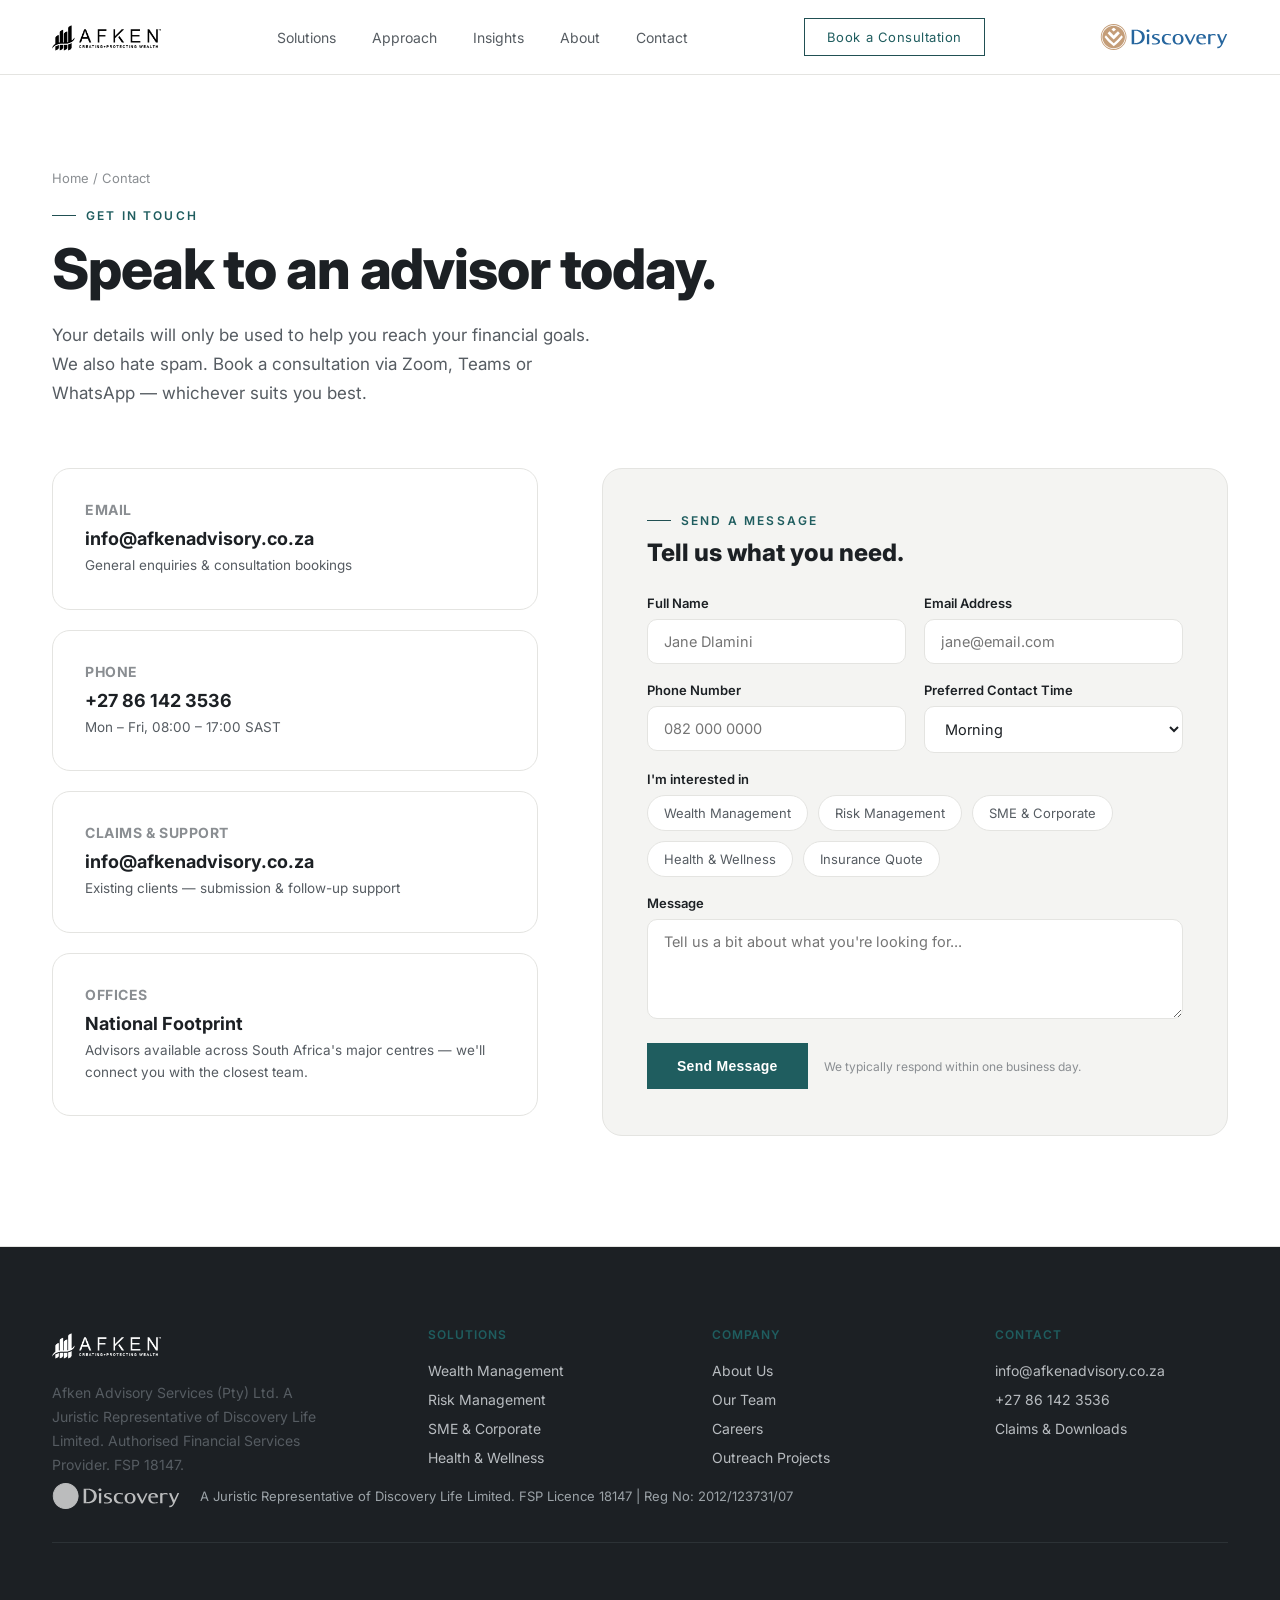
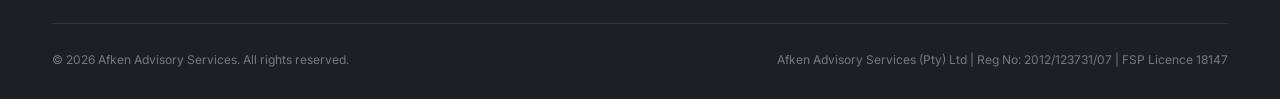
<file: pages/contact.html>
<!DOCTYPE html>
<html lang="en">
<head>
<meta charset="UTF-8">
<meta name="viewport" content="width=device-width, initial-scale=1.0">
<title>Contact Us | Afken Advisory Services</title>
<meta name="description" content="Book a consultation or request a quote from Afken Advisory Services. National offices, dedicated advisors, no obligation.">
<link rel="preconnect" href="https://fonts.googleapis.com">
<link rel="preconnect" href="https://fonts.gstatic.com" crossorigin>
<link href="https://fonts.googleapis.com/css2?family=Inter:wght@400;500;600;700;800&display=swap" rel="stylesheet">
<link rel="stylesheet" href="../assets/style.css">
<style>
  .breadcrumb{font-size:13px;color:var(--ink-faint);margin-bottom:22px;}
  .breadcrumb a{color:var(--ink-faint);}
  .breadcrumb a:hover{color:var(--teal);}
  .page-hero{padding:170px 0 60px;}
  .page-hero h1{font-size:clamp(34px,4.6vw,56px);font-weight:800;letter-spacing:-0.02em;line-height:1.08;max-width:680px;}
  .page-hero p{margin-top:22px;font-size:17px;line-height:1.7;color:var(--ink-dim);max-width:560px;}

  .contact-section{padding:0 0 110px;}
  .contact-grid{display:grid;grid-template-columns:1fr 1.2fr;gap:64px;}

  .info-card{border:1px solid var(--hairline);border-radius:18px;padding:32px;margin-bottom:20px;}
  .info-card h3{font-size:14px;font-weight:700;text-transform:uppercase;letter-spacing:0.04em;color:var(--ink-faint);}
  .info-card .val{font-size:18px;font-weight:700;margin-top:10px;}
  .info-card .sub{font-size:13.5px;color:var(--ink-dim);margin-top:6px;line-height:1.6;}

  .form-panel{background:var(--surface);border:1px solid var(--hairline);border-radius:20px;padding:44px;}
  .form-row{display:grid;grid-template-columns:1fr 1fr;gap:18px;margin-bottom:18px;}
  .field{display:flex;flex-direction:column;gap:8px;}
  .field.full{grid-column:span 2;}
  .field label{font-size:13px;font-weight:600;color:var(--ink);}
  .field input, .field select, .field textarea{
    border:1px solid var(--hairline);border-radius:10px;padding:13px 16px;font-size:14.5px;
    font-family:'Inter',sans-serif;background:#fff;color:var(--ink);
  }
  .field input:focus, .field select:focus, .field textarea:focus{outline:none;border-color:var(--teal);}
  .field textarea{resize:vertical;min-height:100px;}
  .interest-pills{display:flex;flex-wrap:wrap;gap:10px;}
  .interest-pill{font-size:13px;border:1px solid var(--hairline);background:#fff;padding:9px 16px;border-radius:30px;cursor:pointer;color:var(--ink-dim);}
  .interest-pill.selected{background:var(--teal);color:#fff;border-color:var(--teal);}
  .submit-row{margin-top:8px;display:flex;align-items:center;gap:16px;}
  .form-note{font-size:12px;color:var(--ink-faint);}

  @media(max-width:880px){
    .contact-grid{grid-template-columns:1fr;gap:36px;}
    .form-row{grid-template-columns:1fr;}
    .field.full{grid-column:span 1;}
    .form-panel{padding:28px;}
  }
</style>
</head>
<body>

<header>
  <nav class="nav">
    <div class="logo"><img src="../assets/images/afken-logo-black.png" alt="Afken Advisory Services"></div>
    <div class="navlinks">
      <a href="../index.html#solutions">Solutions</a>
      <a href="../index.html#process">Approach</a>
      <a href="insights.html">Insights</a>
      <a href="about.html">About</a>
      <a href="contact.html">Contact</a>
    </div>
    <a href="contact.html" class="nav-cta">Book a Consultation</a>
    <img src="../assets/images/discovery-logo.svg" alt="Discovery" class="discovery-badge">
  </nav>
</header>

<section class="page-hero">
  <div class="wrap">
    <div class="breadcrumb"><a href="../index.html">Home</a> / Contact</div>
    <div class="eyebrow">Get In Touch</div>
    <h1 style="margin-top:16px;">Speak to an advisor today.</h1>
    <p>Your details will only be used to help you reach your financial goals. We also hate spam. Book a consultation via Zoom, Teams or WhatsApp — whichever suits you best.</p>
  </div>
</section>

<section class="contact-section">
  <div class="wrap">
    <div class="contact-grid">
      <div>
        <div class="info-card">
          <h3>Email</h3>
          <div class="val">info@afkenadvisory.co.za</div>
          <div class="sub">General enquiries &amp; consultation bookings</div>
        </div>
        <div class="info-card">
          <h3>Phone</h3>
          <div class="val">+27 86 142 3536</div>
          <div class="sub">Mon – Fri, 08:00 – 17:00 SAST</div>
        </div>
        <div class="info-card">
          <h3>Claims &amp; Support</h3>
          <div class="val">info@afkenadvisory.co.za</div>
          <div class="sub">Existing clients — submission &amp; follow-up support</div>
        </div>
        <div class="info-card">
          <h3>Offices</h3>
          <div class="val">National Footprint</div>
          <div class="sub">Advisors available across South Africa's major centres — we'll connect you with the closest team.</div>
        </div>
      </div>

      <div class="form-panel">
        <div class="eyebrow" style="margin-bottom:10px;">Send a Message</div>
        <h2 style="font-size:24px;font-weight:800;margin-bottom:28px;">Tell us what you need.</h2>

        <form onsubmit="event.preventDefault(); alert('This is a design preview — connect this form to your CRM or email handler before going live.');">
          <div class="form-row">
            <div class="field"><label>Full Name</label><input type="text" required placeholder="Jane Dlamini"></div>
            <div class="field"><label>Email Address</label><input type="email" required placeholder="jane@email.com"></div>
          </div>
          <div class="form-row">
            <div class="field"><label>Phone Number</label><input type="tel" placeholder="082 000 0000"></div>
            <div class="field"><label>Preferred Contact Time</label>
              <select><option>Morning</option><option>Afternoon</option><option>Evening</option></select>
            </div>
          </div>
          <div class="field full" style="margin-bottom:18px;">
            <label>I'm interested in</label>
            <div class="interest-pills">
              <span class="interest-pill">Wealth Management</span>
              <span class="interest-pill">Risk Management</span>
              <span class="interest-pill">SME &amp; Corporate</span>
              <span class="interest-pill">Health &amp; Wellness</span>
              <span class="interest-pill">Insurance Quote</span>
            </div>
          </div>
          <div class="field full" style="margin-bottom:24px;">
            <label>Message</label>
            <textarea placeholder="Tell us a bit about what you're looking for..."></textarea>
          </div>
          <div class="submit-row">
            <button type="submit" class="btn-primary" style="border:none;cursor:pointer;">Send Message</button>
            <span class="form-note">We typically respond within one business day.</span>
          </div>
        </form>
      </div>
    </div>
  </div>
</section>

<footer>
  <div class="wrap">
    <div class="foot-grid">
      <div class="foot-col">
        <div class="logo" style="margin-bottom:18px;"><img src="../assets/images/afken-logo-white.png" alt="Afken Advisory Services"></div>
        <p style="color:var(--ink-dim);font-size:14px;line-height:1.7;max-width:280px;">Afken Advisory Services (Pty) Ltd. A Juristic Representative of Discovery Life Limited. Authorised Financial Services Provider. FSP 18147.</p>
      </div>
      <div class="foot-col">
        <h4>Solutions</h4>
        <a href="wealth.html">Wealth Management</a>
        <a href="risk.html">Risk Management</a>
        <a href="sme.html">SME &amp; Corporate</a>
        <a href="health.html">Health &amp; Wellness</a>
      </div>
      <div class="foot-col">
        <h4>Company</h4>
        <a href="about.html">About Us</a>
        <a href="about.html#team">Our Team</a>
        <a href="careers.html">Careers</a>
        <a href="#">Outreach Projects</a>
      </div>
      <div class="foot-col">
        <h4>Contact</h4>
        <a href="contact.html">info@afkenadvisory.co.za</a>
        <a href="contact.html">+27 86 142 3536</a>
        <a href="#">Claims &amp; Downloads</a>
      </div>
    </div>
    <div style="display:flex;align-items:center;gap:20px;margin-bottom:32px;padding-bottom:28px;border-bottom:1px solid #2C3236;">
      <img src="../assets/images/discovery-logo.svg" alt="Discovery Partner" class="discovery-badge">
      <p style="font-size:13px;color:#9CA3A8;line-height:1.6;max-width:600px;">A Juristic Representative of Discovery Life Limited. FSP Licence 18147 | Reg No: 2012/123731/07</p>
    </div>
    <div class="foot-bottom">
      <div>© 2026 Afken Advisory Services. All rights reserved.</div>
      <div>Afken Advisory Services (Pty) Ltd | Reg No: 2012/123731/07 | FSP Licence 18147</div>
    </div>
  </div>
</footer>

<script>
  document.querySelectorAll('.interest-pill').forEach(p=>{
    p.addEventListener('click', ()=> p.classList.toggle('selected'));
  });
</script>

</body>
</html>
</file>
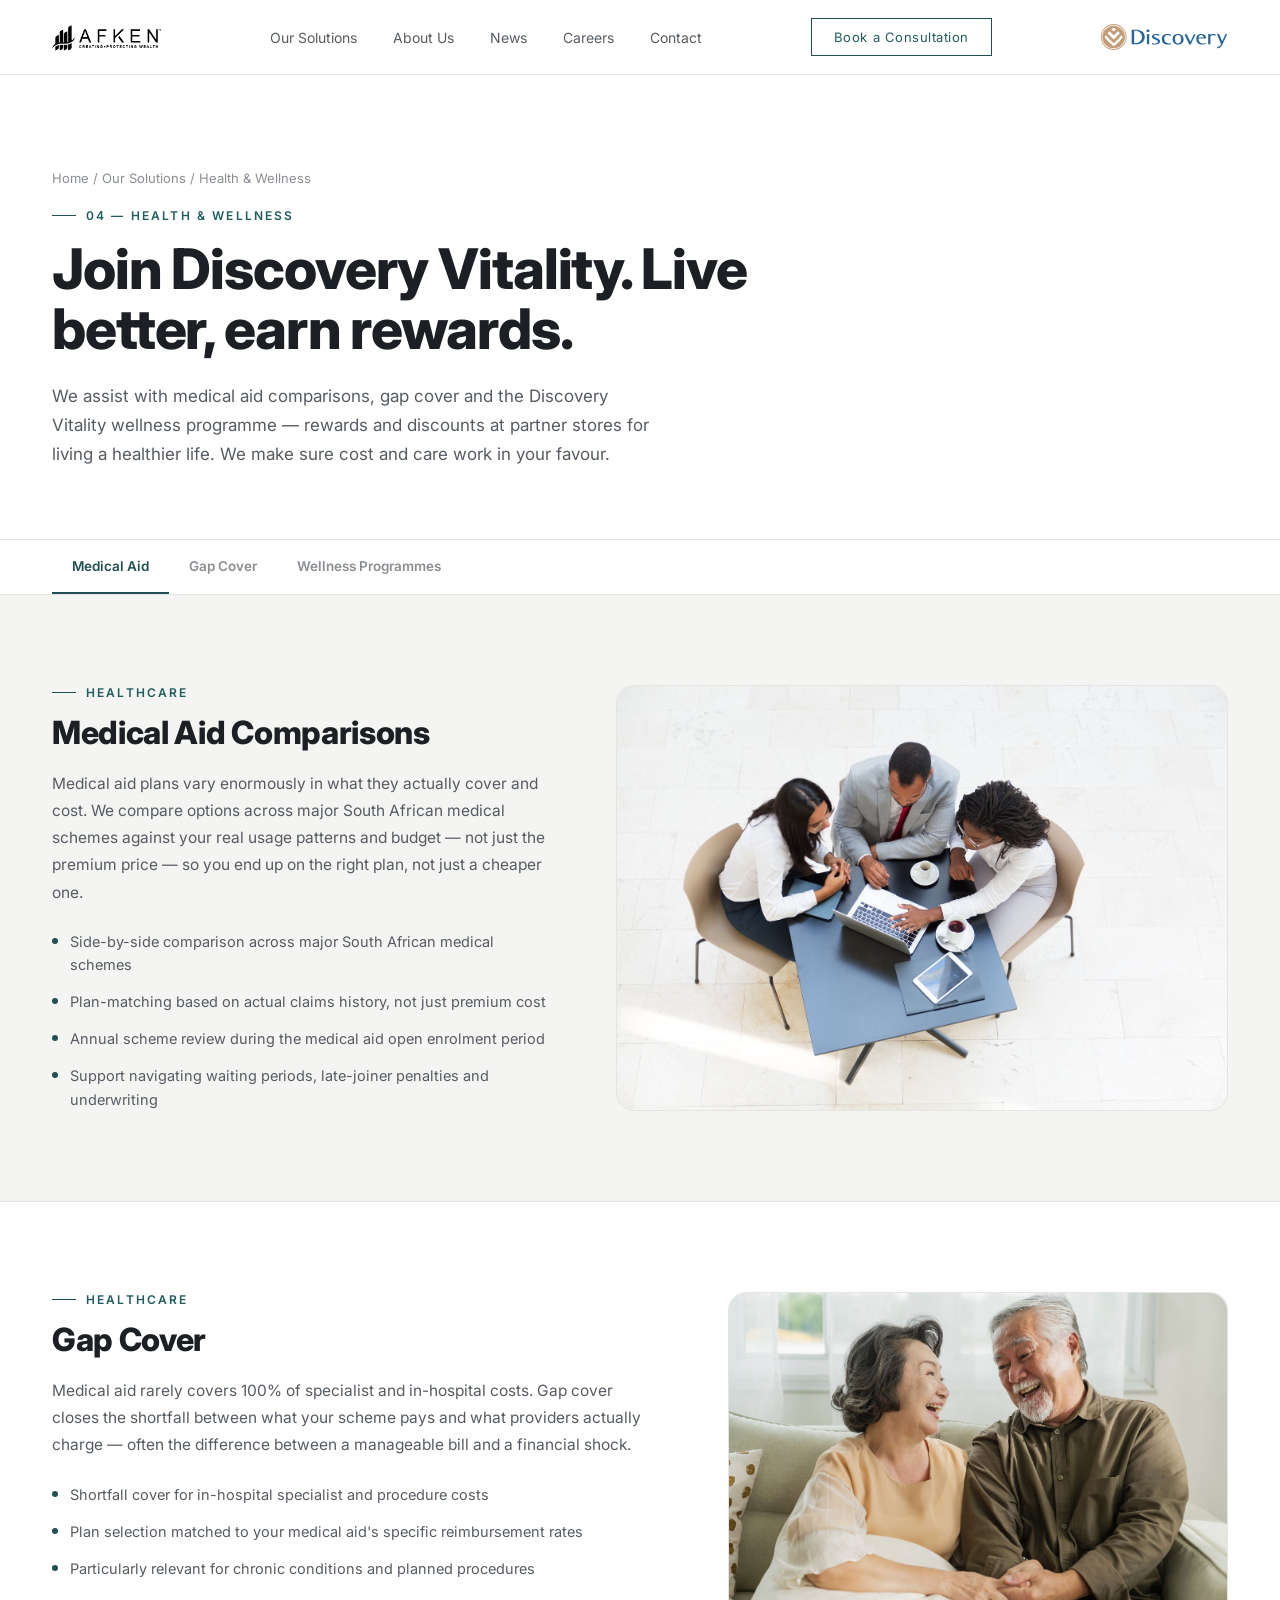
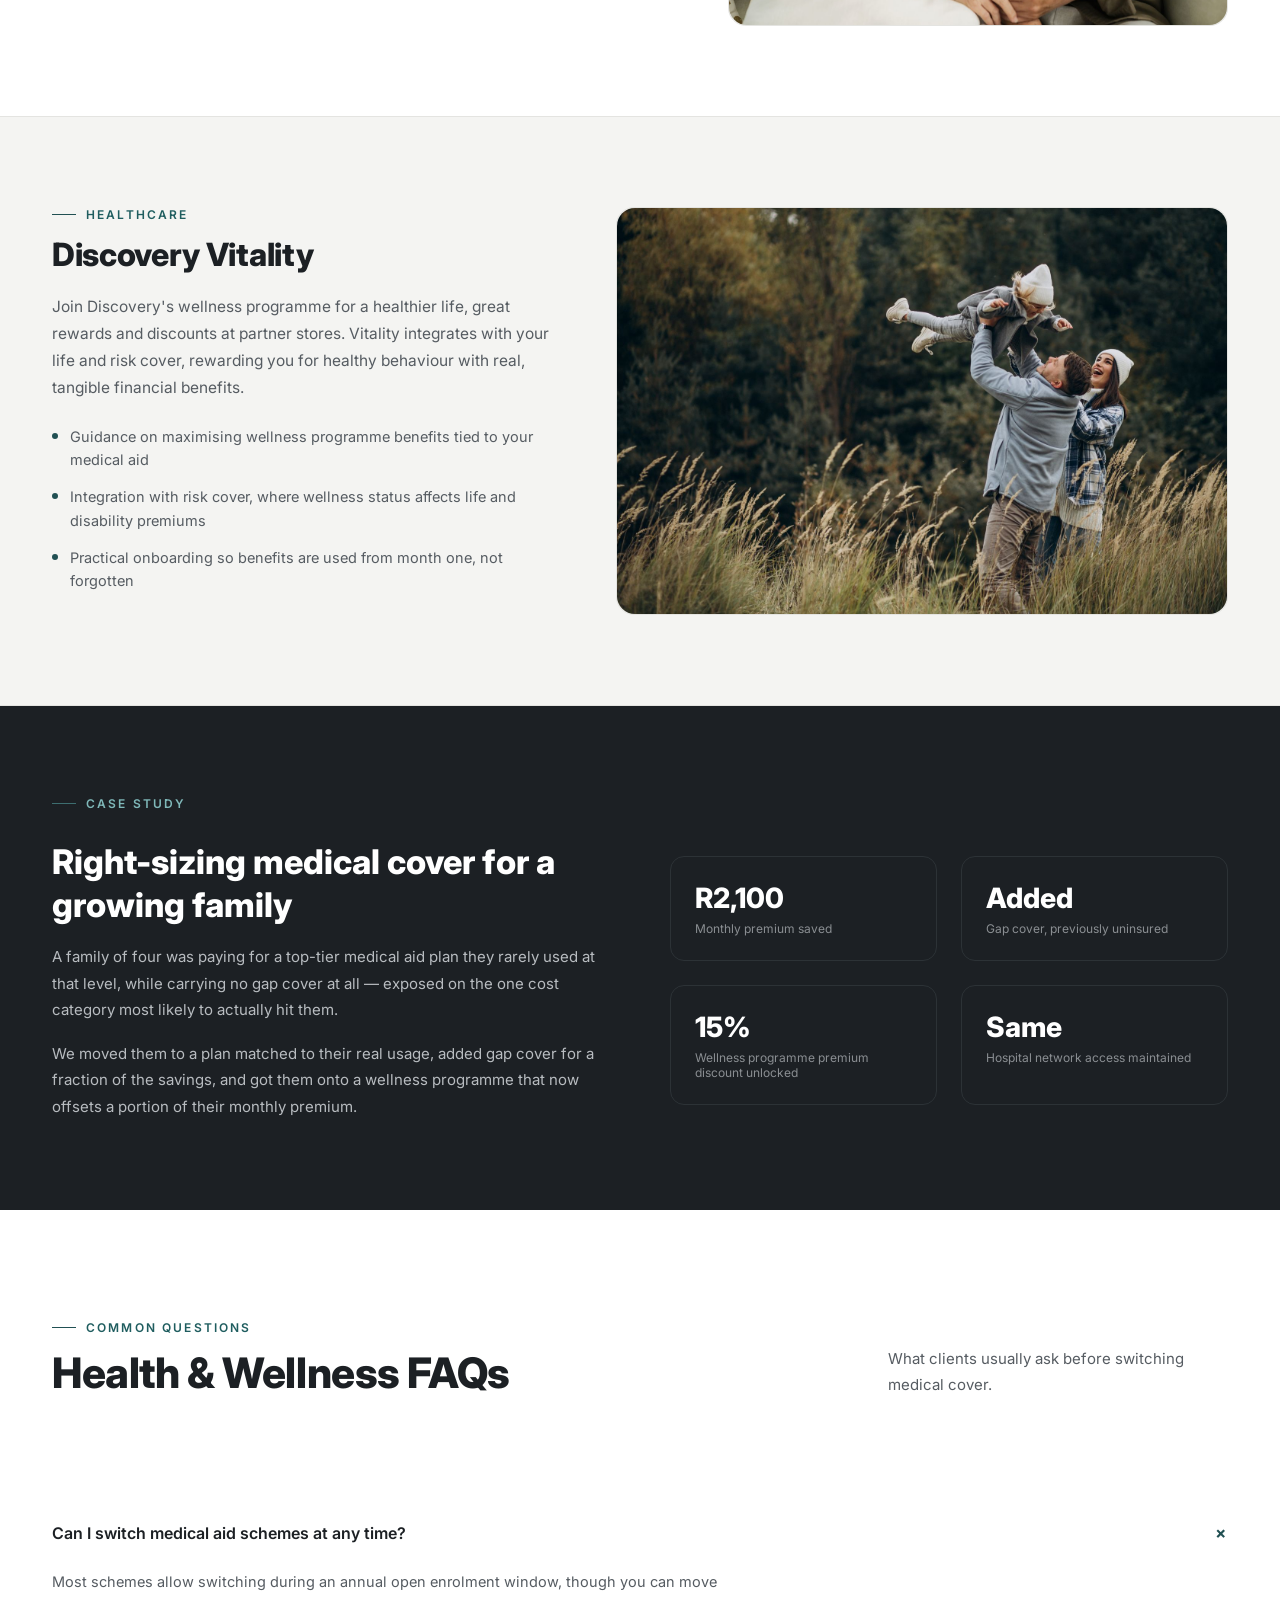
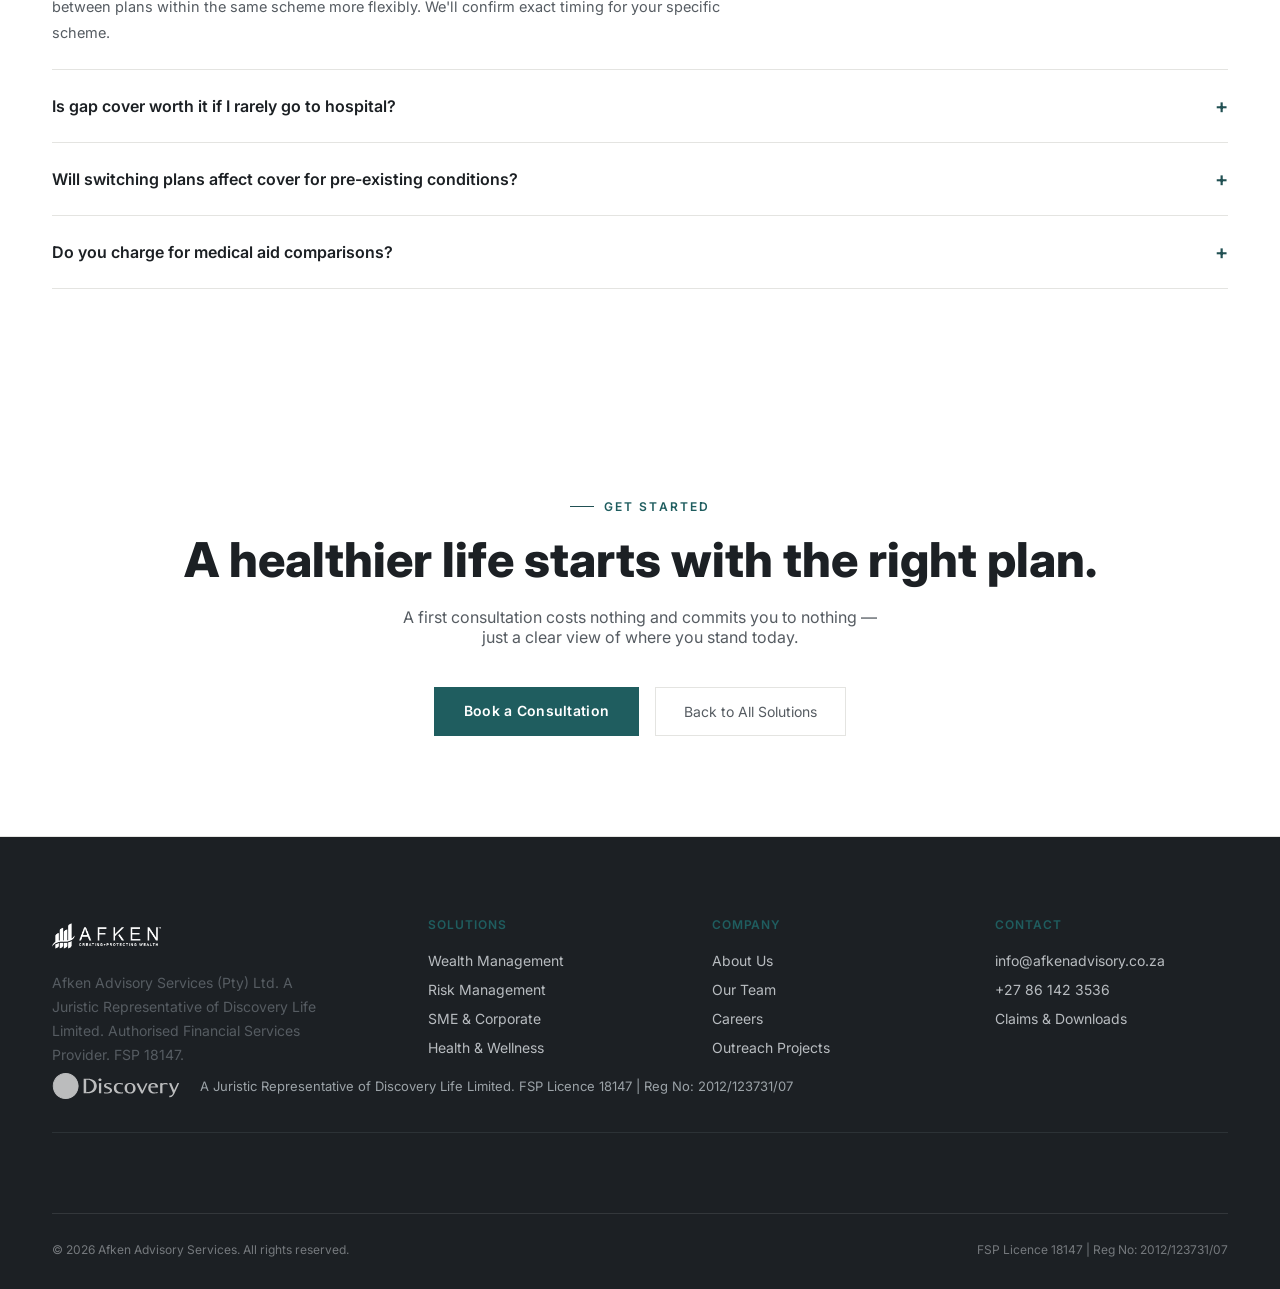
<file: pages/health.html>
<!DOCTYPE html>
<html lang="en">
<head>
<meta charset="UTF-8">
<meta name="viewport" content="width=device-width, initial-scale=1.0">
<title>Health &amp; Wellness | Afken Advisory Services</title>
<meta name="description" content="Medical aid and gap cover comparisons, plus wellness programme guidance from Afken Advisory Services.">
<link rel="preconnect" href="https://fonts.googleapis.com">
<link rel="preconnect" href="https://fonts.gstatic.com" crossorigin>
<link href="https://fonts.googleapis.com/css2?family=Inter:wght@400;500;600;700;800&display=swap" rel="stylesheet">
<link rel="stylesheet" href="../assets/style.css">
<style>
  .breadcrumb{font-size:13px;color:var(--ink-faint);margin-bottom:22px;}
  .breadcrumb a{color:var(--ink-faint);}
  .breadcrumb a:hover{color:var(--teal);}
  .page-hero{padding:170px 0 70px;border-bottom:1px solid var(--hairline);}
  .page-hero h1{font-size:clamp(34px,4.6vw,56px);font-weight:800;letter-spacing:-0.02em;line-height:1.08;max-width:760px;}
  .page-hero p{margin-top:22px;font-size:17px;line-height:1.7;color:var(--ink-dim);max-width:600px;}

  .subnav{position:sticky;top:73px;z-index:50;background:#fff;border-bottom:1px solid var(--hairline);}
  .subnav-inner{display:flex;gap:0;overflow-x:auto;}
  .subnav a{white-space:nowrap;font-size:13.5px;font-weight:600;color:var(--ink-faint);padding:18px 20px;border-bottom:2px solid transparent;}
  .subnav a:hover{color:var(--teal);}
  .subnav a.active{color:var(--teal);border-bottom-color:var(--teal);}

  .topic{padding:90px 0;border-bottom:1px solid var(--hairline);scroll-margin-top:130px;}
  .topic:nth-child(even){background:var(--surface);}
  .topic-grid{display:grid;grid-template-columns:0.9fr 1.1fr;gap:64px;}
  .topic-grid.reverse{grid-template-columns:1.1fr 0.9fr;}
  .topic-grid.reverse .topic-media{order:2;}
  .topic h2{font-size:clamp(24px,2.6vw,32px);font-weight:800;letter-spacing:-0.01em;line-height:1.2;}
  .topic .lede{font-size:15.5px;color:var(--ink-dim);line-height:1.75;margin-top:18px;}
  .topic-list{margin-top:24px;display:flex;flex-direction:column;gap:14px;}
  .topic-list li{list-style:none;display:flex;gap:12px;font-size:14.5px;color:var(--ink-dim);line-height:1.6;}
  .topic-list li::before{content:'';width:6px;height:6px;border-radius:50%;background:var(--teal);margin-top:8px;flex-shrink:0;}
  .topic-media{border-radius:18px;background:linear-gradient(135deg,var(--surface) 0%,var(--surface-2) 100%);border:1px solid var(--hairline);display:flex;align-items:center;justify-content:center;min-height:280px;}
  .topic-media .img-placeholder-label{font-size:12px;color:var(--ink-faint);text-align:center;padding:24px;}

  .faq{padding:110px 0;}
  .faq-item{border-bottom:1px solid var(--hairline);}
  .faq-q{width:100%;text-align:left;background:none;border:none;cursor:pointer;padding:24px 0;display:flex;justify-content:space-between;align-items:center;gap:20px;font-size:16px;font-weight:600;color:var(--ink);font-family:'Inter',sans-serif;}
  .faq-q .plus{font-size:20px;color:var(--teal);transition:transform .25s ease;flex-shrink:0;}
  .faq-item.open .faq-q .plus{transform:rotate(45deg);}
  .faq-a{max-height:0;overflow:hidden;transition:max-height .3s ease;}
  .faq-item.open .faq-a{max-height:300px;}
  .faq-a p{padding-bottom:24px;font-size:14.5px;color:var(--ink-dim);line-height:1.75;max-width:680px;}

  .case-study{background:var(--footer-dark);padding:90px 0;color:#fff;}
  .case-study .eyebrow{color:#7FB8B9;}
  .case-study .eyebrow::before{background:#3D6E70;}
  .case-grid{display:grid;grid-template-columns:1fr 1fr;gap:60px;margin-top:30px;align-items:center;}
  .case-grid h2{font-size:clamp(24px,2.8vw,34px);font-weight:800;line-height:1.25;color:#fff;}
  .case-grid p{color:#B8BCC0;font-size:15px;line-height:1.75;margin-top:18px;}
  .case-stats{display:grid;grid-template-columns:1fr 1fr;gap:24px;}
  .case-stat{border:1px solid #2C3236;border-radius:14px;padding:24px;}
  .case-stat .num{font-size:28px;font-weight:800;color:#fff;}
  .case-stat .label{font-size:12px;color:#8A8E92;margin-top:6px;}
  @media(max-width:880px){
    .topic-grid, .topic-grid.reverse{grid-template-columns:1fr;gap:32px;}
    .topic-grid.reverse .topic-media{order:0;}
    .case-grid{grid-template-columns:1fr;gap:32px;}
    .case-stats{grid-template-columns:1fr 1fr;}
  }
</style>
</head>
<body>

<header>
  <nav class="nav">
    <div class="logo"><img src="../assets/images/afken-logo-black.png" alt="Afken Advisory Services"></div>
    <div class="navlinks">
      <a href="../index.html#solutions">Our Solutions</a>
      <a href="about.html">About Us</a>
      <a href="insights.html">News</a>
      <a href="careers.html">Careers</a>
      <a href="contact.html">Contact</a>
    </div>
    <a href="contact.html" class="nav-cta">Book a Consultation</a>
    <img src="../assets/images/discovery-logo.svg" alt="Discovery" class="discovery-badge">
  </nav>
</header>

<section class="page-hero">
  <div class="wrap">
    <div class="breadcrumb"><a href="../index.html">Home</a> / <a href="../index.html#solutions">Our Solutions</a> / Health &amp; Wellness</div>
    <div class="eyebrow">04 — Health &amp; Wellness</div>
    <h1 style="margin-top:16px;">Join Discovery Vitality. Live better, earn rewards.</h1>
    <p>We assist with medical aid comparisons, gap cover and the Discovery Vitality wellness programme — rewards and discounts at partner stores for living a healthier life. We make sure cost and care work in your favour.</p>
  </div>
</section>

<nav class="subnav">
  <div class="wrap subnav-inner">
    <a href="#medical-aid" class="active">Medical Aid</a>
    <a href="#gap-cover">Gap Cover</a>
    <a href="#wellness">Wellness Programmes</a>
  </div>
</nav>
<section class="topic" id="medical-aid">
  <div class="wrap">
    <div class="topic-grid">
      <div>
        <div class="eyebrow">Healthcare</div>
        <h2 style="margin-top:14px;">Medical Aid Comparisons</h2>
        <p class="lede">Medical aid plans vary enormously in what they actually cover and cost. We compare options across major South African medical schemes against your real usage patterns and budget — not just the premium price — so you end up on the right plan, not just a cheaper one.</p>
        <ul class="topic-list">
          <li>Side-by-side comparison across major South African medical schemes</li>
          <li>Plan-matching based on actual claims history, not just premium cost</li>
          <li>Annual scheme review during the medical aid open enrolment period</li>
          <li>Support navigating waiting periods, late-joiner penalties and underwriting</li>
        </ul>
      </div>
      <div class="topic-media">
        <img src="../assets/images/photos2/colleagues-laptop-aerial.jpg" alt="Healthcare consultation" style="width:100%;height:100%;object-fit:cover;display:block;border-radius:18px;">
      </div>
    </div>
  </div>
</section>
<section class="topic" id="gap-cover">
  <div class="wrap">
    <div class="topic-grid reverse">
      <div>
        <div class="eyebrow">Healthcare</div>
        <h2 style="margin-top:14px;">Gap Cover</h2>
        <p class="lede">Medical aid rarely covers 100% of specialist and in-hospital costs. Gap cover closes the shortfall between what your scheme pays and what providers actually charge — often the difference between a manageable bill and a financial shock.</p>
        <ul class="topic-list">
          <li>Shortfall cover for in-hospital specialist and procedure costs</li>
          <li>Plan selection matched to your medical aid's specific reimbursement rates</li>
          <li>Particularly relevant for chronic conditions and planned procedures</li>
        </ul>
      </div>
      <div class="topic-media">
        <img src="../assets/images/photos/senior-couple-sofa.jpg" alt="Patient care and recovery" style="width:100%;height:100%;object-fit:cover;display:block;border-radius:18px;">
      </div>
    </div>
  </div>
</section>
<section class="topic" id="wellness">
  <div class="wrap">
    <div class="topic-grid">
      <div>
        <div class="eyebrow">Healthcare</div>
        <h2 style="margin-top:14px;">Discovery Vitality</h2>
        <p class="lede">Join Discovery's wellness programme for a healthier life, great rewards and discounts at partner stores. Vitality integrates with your life and risk cover, rewarding you for healthy behaviour with real, tangible financial benefits.</p>
        <ul class="topic-list">
          <li>Guidance on maximising wellness programme benefits tied to your medical aid</li>
          <li>Integration with risk cover, where wellness status affects life and disability premiums</li>
          <li>Practical onboarding so benefits are used from month one, not forgotten</li>
        </ul>
      </div>
      <div class="topic-media">
        <img src="../assets/images/photos/family-autumn.jpg" alt="Active lifestyle, family wellness" style="width:100%;height:100%;object-fit:cover;display:block;border-radius:18px;">
      </div>
    </div>
  </div>
</section>
<section class="case-study">
  <div class="wrap">
    <div class="eyebrow">Case Study</div>
    <div class="case-grid">
      <div>
        <h2>Right-sizing medical cover for a growing family</h2>
        <p>A family of four was paying for a top-tier medical aid plan they rarely used at that level, while carrying no gap cover at all — exposed on the one cost category most likely to actually hit them.</p>
        <p>We moved them to a plan matched to their real usage, added gap cover for a fraction of the savings, and got them onto a wellness programme that now offsets a portion of their monthly premium.</p>
      </div>
      <div class="case-stats">
        <div class="case-stat"><div class="num">R2,100</div><div class="label">Monthly premium saved</div></div>
        <div class="case-stat"><div class="num">Added</div><div class="label">Gap cover, previously uninsured</div></div>
        <div class="case-stat"><div class="num">15%</div><div class="label">Wellness programme premium discount unlocked</div></div>
        <div class="case-stat"><div class="num">Same</div><div class="label">Hospital network access maintained</div></div>
      </div>
    </div>
  </div>
</section>
<section class="faq">
  <div class="wrap">
    <div class="section-head" style="border-bottom:none;">
      <div>
        <div class="eyebrow">Common Questions</div>
        <h2>Health &amp; Wellness FAQs</h2>
      </div>
      <p>What clients usually ask before switching medical cover.</p>
    </div>
    <div class="faq-item open">
      <button class="faq-q">Can I switch medical aid schemes at any time? <span class="plus">+</span></button>
      <div class="faq-a"><p>Most schemes allow switching during an annual open enrolment window, though you can move between plans within the same scheme more flexibly. We'll confirm exact timing for your specific scheme.</p></div>
    </div>
    <div class="faq-item">
      <button class="faq-q">Is gap cover worth it if I rarely go to hospital? <span class="plus">+</span></button>
      <div class="faq-a"><p>Gap cover is relatively low-cost precisely because most people use it rarely — but a single major procedure without it can mean a five-figure out-of-pocket shortfall. It's a small premium against a large, if unlikely, risk.</p></div>
    </div>
    <div class="faq-item">
      <button class="faq-q">Will switching plans affect cover for pre-existing conditions? <span class="plus">+</span></button>
      <div class="faq-a"><p>This depends on the scheme and whether you're moving within the same scheme or to a new one — we check this specifically before recommending any switch so there are no coverage surprises.</p></div>
    </div>
    <div class="faq-item">
      <button class="faq-q">Do you charge for medical aid comparisons? <span class="plus">+</span></button>
      <div class="faq-a"><p>No — comparison and recommendation is part of our standard advisory service, at no separate cost to you.</p></div>
    </div>

  </div>
</section>
<section class="cta-band" id="contact">
  <div class="wrap">
    <div class="eyebrow" style="justify-content:center;">Get Started</div>
    <h2 style="margin-top:16px;">A healthier life starts with the right plan.</h2>
    <p>A first consultation costs nothing and commits you to nothing — just a clear view of where you stand today.</p>
    <div class="hero-ctas">
      <a href="contact.html" class="btn-primary">Book a Consultation</a>
      <a href="../index.html#solutions" class="btn-ghost">Back to All Solutions</a>
    </div>
  </div>
</section>
<footer>
  <div class="wrap">
    <div class="foot-grid">
      <div class="foot-col">
        <div class="logo" style="margin-bottom:18px;"><img src="../assets/images/afken-logo-white.png" alt="Afken Advisory Services"></div>
        <p style="color:var(--ink-dim);font-size:14px;line-height:1.7;max-width:280px;">Afken Advisory Services (Pty) Ltd. A Juristic Representative of Discovery Life Limited. Authorised Financial Services Provider. FSP 18147.</p>
      </div>
      <div class="foot-col">
        <h4>Solutions</h4>
        <a href="wealth.html">Wealth Management</a>
        <a href="risk.html">Risk Management</a>
        <a href="sme.html">SME &amp; Corporate</a>
        <a href="health.html">Health &amp; Wellness</a>
      </div>
      <div class="foot-col">
        <h4>Company</h4>
        <a href="about.html">About Us</a>
        <a href="about.html#team">Our Team</a>
        <a href="careers.html">Careers</a>
        <a href="#">Outreach Projects</a>
      </div>
      <div class="foot-col">
        <h4>Contact</h4>
        <a href="contact.html">info@afkenadvisory.co.za</a>
        <a href="contact.html">+27 86 142 3536</a>
        <a href="#">Claims &amp; Downloads</a>
      </div>
    </div>
    <div style="display:flex;align-items:center;gap:20px;margin-bottom:32px;padding-bottom:28px;border-bottom:1px solid #2C3236;">
      <img src="../assets/images/discovery-logo.svg" alt="Discovery Partner" class="discovery-badge">
      <p style="font-size:13px;color:#9CA3A8;line-height:1.6;max-width:600px;">A Juristic Representative of Discovery Life Limited. FSP Licence 18147 | Reg No: 2012/123731/07</p>
    </div>
    <div class="foot-bottom">
      <div>© 2026 Afken Advisory Services. All rights reserved.</div>
      <div>FSP Licence 18147 | Reg No: 2012/123731/07</div>
    </div>
  </div>
</footer>

<script>
  document.querySelectorAll('.faq-q').forEach(btn=>{
    btn.addEventListener('click',()=>{
      const item = btn.closest('.faq-item');
      const wasOpen = item.classList.contains('open');
      document.querySelectorAll('.faq-item').forEach(i=>i.classList.remove('open'));
      if(!wasOpen) item.classList.add('open');
    });
  });
  const sections = document.querySelectorAll('.topic[id]');
  const navLinks = document.querySelectorAll('.subnav a');
  window.addEventListener('scroll',()=>{
    let current = sections[0]?.id;
    sections.forEach(s=>{ if(window.scrollY >= s.offsetTop - 160) current = s.id; });
    navLinks.forEach(a=>{ a.classList.toggle('active', a.getAttribute('href') === '#'+current); });
  });
</script>
</body>
</html>
</file>
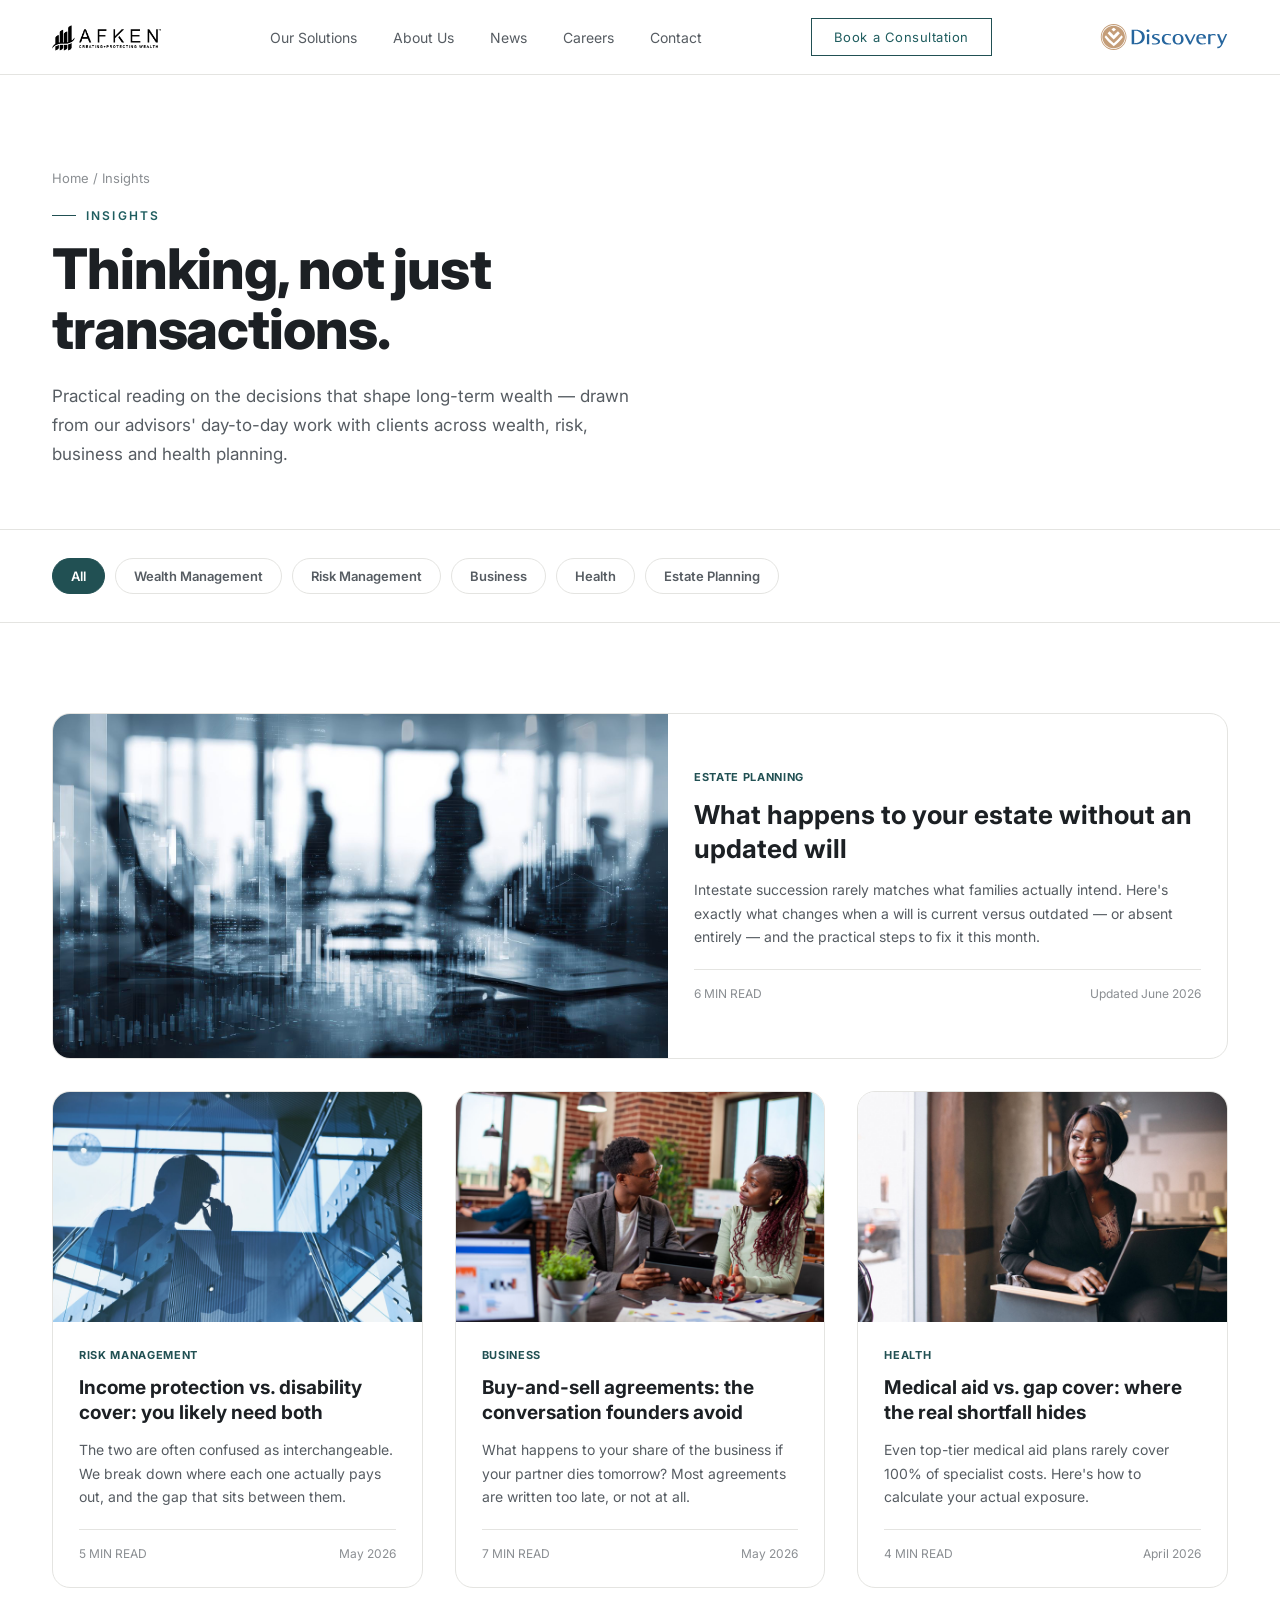
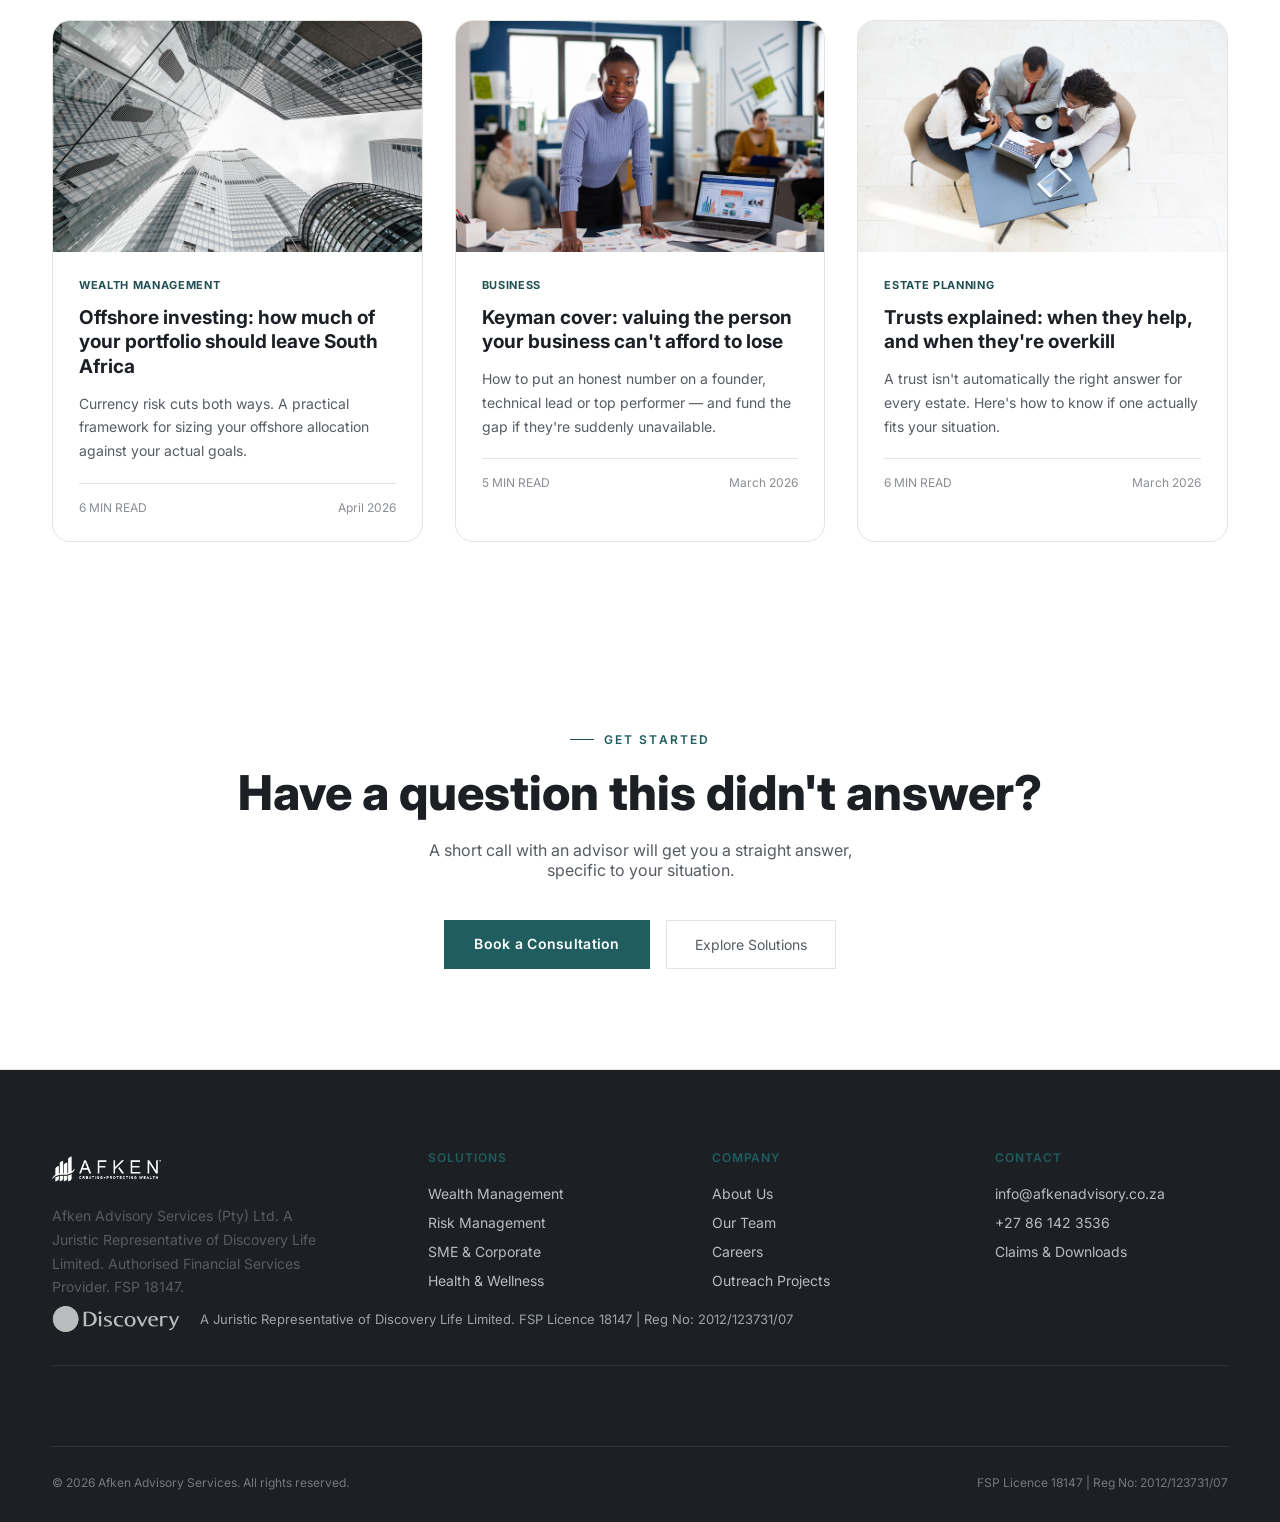
<file: pages/insights.html>
<!DOCTYPE html>
<html lang="en">
<head>
<meta charset="UTF-8">
<meta name="viewport" content="width=device-width, initial-scale=1.0">
<title>Insights | Afken Advisory Services</title>
<meta name="description" content="Practical reading on wealth, risk, business and estate planning decisions from the Afken Advisory Services advisory team.">
<link rel="preconnect" href="https://fonts.googleapis.com">
<link rel="preconnect" href="https://fonts.gstatic.com" crossorigin>
<link href="https://fonts.googleapis.com/css2?family=Inter:wght@400;500;600;700;800&display=swap" rel="stylesheet">
<link rel="stylesheet" href="../assets/style.css">
<style>
  .breadcrumb{font-size:13px;color:var(--ink-faint);margin-bottom:22px;}
  .breadcrumb a{color:var(--ink-faint);}
  .breadcrumb a:hover{color:var(--teal);}
  .page-hero{padding:170px 0 60px;border-bottom:1px solid var(--hairline);}
  .page-hero h1{font-size:clamp(34px,4.6vw,56px);font-weight:800;letter-spacing:-0.02em;line-height:1.08;max-width:680px;}
  .page-hero p{margin-top:22px;font-size:17px;line-height:1.7;color:var(--ink-dim);max-width:580px;}

  .filters{padding:28px 0;border-bottom:1px solid var(--hairline);}
  .filters .wrap{display:flex;gap:10px;flex-wrap:wrap;}
  .filter-pill{font-size:13px;font-weight:600;padding:9px 18px;border-radius:30px;border:1px solid var(--hairline);color:var(--ink-dim);}
  .filter-pill.active{background:var(--teal);color:#fff;border-color:var(--teal);}

  .articles{padding:90px 0;}
  .articles-grid{display:grid;grid-template-columns:repeat(3,1fr);gap:32px;}
  .article-card{border:1px solid var(--hairline);border-radius:18px;overflow:hidden;transition:box-shadow .3s ease, transform .3s ease;}
  .article-card:hover{transform:translateY(-4px);box-shadow:0 16px 32px rgba(28,32,36,0.08);}
  .article-media{aspect-ratio:16/10;background:linear-gradient(135deg,var(--surface) 0%,var(--surface-2) 100%);display:flex;align-items:center;justify-content:center;}
  .article-media .img-placeholder-label{font-size:11px;color:var(--ink-faint);text-align:center;padding:18px;}
  .article-body{padding:26px;}
  .article-cat{font-size:11px;color:var(--teal);text-transform:uppercase;letter-spacing:0.06em;font-weight:700;}
  .article-body h3{font-size:19px;font-weight:700;margin-top:14px;line-height:1.3;}
  .article-body p{color:var(--ink-dim);font-size:14px;margin-top:12px;line-height:1.7;}
  .article-meta{margin-top:20px;font-size:12px;color:var(--ink-faint);border-top:1px solid var(--hairline);padding-top:16px;display:flex;justify-content:space-between;}

  .article-card.featured{grid-column:span 3;display:grid;grid-template-columns:1.1fr 1fr;}
  .article-card.featured .article-media{aspect-ratio:auto;}
  .article-card.featured .article-body{display:flex;flex-direction:column;justify-content:center;}
  .article-card.featured h3{font-size:26px;}

  @media(max-width:880px){
    .articles-grid{grid-template-columns:1fr;}
    .article-card.featured{grid-column:span 1;grid-template-columns:1fr;}
  }
</style>
</head>
<body>

<header>
  <nav class="nav">
    <div class="logo"><img src="../assets/images/afken-logo-black.png" alt="Afken Advisory Services"></div>
    <div class="navlinks">
      <a href="../index.html#solutions">Our Solutions</a>
      <a href="about.html">About Us</a>
      <a href="insights.html">News</a>
      <a href="careers.html">Careers</a>
      <a href="contact.html">Contact</a>
    </div>
    <a href="contact.html" class="nav-cta">Book a Consultation</a>
    <img src="../assets/images/discovery-logo.svg" alt="Discovery" class="discovery-badge">
  </nav>
</header>

<section class="page-hero">
  <div class="wrap">
    <div class="breadcrumb"><a href="../index.html">Home</a> / Insights</div>
    <div class="eyebrow">Insights</div>
    <h1 style="margin-top:16px;">Thinking, not just transactions.</h1>
    <p>Practical reading on the decisions that shape long-term wealth — drawn from our advisors' day-to-day work with clients across wealth, risk, business and health planning.</p>
  </div>
</section>

<div class="filters">
  <div class="wrap">
    <span class="filter-pill active">All</span>
    <span class="filter-pill">Wealth Management</span>
    <span class="filter-pill">Risk Management</span>
    <span class="filter-pill">Business</span>
    <span class="filter-pill">Health</span>
    <span class="filter-pill">Estate Planning</span>
  </div>
</div>

<section class="articles">
  <div class="wrap">
    <div class="articles-grid">

      <div class="article-card featured">
        <div class="article-media"><img src="../assets/images/photos2/finance-data-meeting.jpg" alt="Financial data review meeting" style="width:100%;height:100%;object-fit:cover;display:block;"></div>
        <div class="article-body">
          <div class="article-cat">Estate Planning</div>
          <h3>What happens to your estate without an updated will</h3>
          <p>Intestate succession rarely matches what families actually intend. Here's exactly what changes when a will is current versus outdated — or absent entirely — and the practical steps to fix it this month.</p>
          <div class="article-meta"><span>6 MIN READ</span><span>Updated June 2026</span></div>
        </div>
      </div>

      <div class="article-card">
        <div class="article-media"><img src="../assets/images/photos2/silhouette-businessman.jpg" alt="Considering income protection" style="width:100%;height:100%;object-fit:cover;display:block;"></div>
        <div class="article-body">
          <div class="article-cat">Risk Management</div>
          <h3>Income protection vs. disability cover: you likely need both</h3>
          <p>The two are often confused as interchangeable. We break down where each one actually pays out, and the gap that sits between them.</p>
          <div class="article-meta"><span>5 MIN READ</span><span>May 2026</span></div>
        </div>
      </div>

      <div class="article-card">
        <div class="article-media"><img src="../assets/images/photos2/colleagues-reviewing-plan.jpg" alt="Colleagues reviewing a business plan" style="width:100%;height:100%;object-fit:cover;display:block;"></div>
        <div class="article-body">
          <div class="article-cat">Business</div>
          <h3>Buy-and-sell agreements: the conversation founders avoid</h3>
          <p>What happens to your share of the business if your partner dies tomorrow? Most agreements are written too late, or not at all.</p>
          <div class="article-meta"><span>7 MIN READ</span><span>May 2026</span></div>
        </div>
      </div>

      <div class="article-card">
        <div class="article-media"><img src="../assets/images/photos2/woman-laptop-bar.jpg" alt="Reviewing healthcare options" style="width:100%;height:100%;object-fit:cover;display:block;"></div>
        <div class="article-body">
          <div class="article-cat">Health</div>
          <h3>Medical aid vs. gap cover: where the real shortfall hides</h3>
          <p>Even top-tier medical aid plans rarely cover 100% of specialist costs. Here's how to calculate your actual exposure.</p>
          <div class="article-meta"><span>4 MIN READ</span><span>April 2026</span></div>
        </div>
      </div>

      <div class="article-card">
        <div class="article-media"><img src="../assets/images/photos2/skyscraper-upward.jpg" alt="Global markets and offshore investing" style="width:100%;height:100%;object-fit:cover;display:block;"></div>
        <div class="article-body">
          <div class="article-cat">Wealth Management</div>
          <h3>Offshore investing: how much of your portfolio should leave South Africa</h3>
          <p>Currency risk cuts both ways. A practical framework for sizing your offshore allocation against your actual goals.</p>
          <div class="article-meta"><span>6 MIN READ</span><span>April 2026</span></div>
        </div>
      </div>

      <div class="article-card">
        <div class="article-media"><img src="../assets/images/photos2/team-financial-reports.jpg" alt="Team analysing financial reports" style="width:100%;height:100%;object-fit:cover;display:block;"></div>
        <div class="article-body">
          <div class="article-cat">Business</div>
          <h3>Keyman cover: valuing the person your business can't afford to lose</h3>
          <p>How to put an honest number on a founder, technical lead or top performer — and fund the gap if they're suddenly unavailable.</p>
          <div class="article-meta"><span>5 MIN READ</span><span>March 2026</span></div>
        </div>
      </div>

      <div class="article-card">
        <div class="article-media"><img src="../assets/images/photos2/colleagues-laptop-aerial.jpg" alt="Colleagues reviewing trust structures" style="width:100%;height:100%;object-fit:cover;display:block;"></div>
        <div class="article-body">
          <div class="article-cat">Estate Planning</div>
          <h3>Trusts explained: when they help, and when they're overkill</h3>
          <p>A trust isn't automatically the right answer for every estate. Here's how to know if one actually fits your situation.</p>
          <div class="article-meta"><span>6 MIN READ</span><span>March 2026</span></div>
        </div>
      </div>

    </div>
  </div>
</section>

<section class="cta-band" id="contact">
  <div class="wrap">
    <div class="eyebrow" style="justify-content:center;">Get Started</div>
    <h2 style="margin-top:16px;">Have a question this didn't answer?</h2>
    <p>A short call with an advisor will get you a straight answer, specific to your situation.</p>
    <div class="hero-ctas">
      <a href="contact.html" class="btn-primary">Book a Consultation</a>
      <a href="../index.html#solutions" class="btn-ghost">Explore Solutions</a>
    </div>
  </div>
</section>

<footer>
  <div class="wrap">
    <div class="foot-grid">
      <div class="foot-col">
        <div class="logo" style="margin-bottom:18px;"><img src="../assets/images/afken-logo-white.png" alt="Afken Advisory Services"></div>
        <p style="color:var(--ink-dim);font-size:14px;line-height:1.7;max-width:280px;">Afken Advisory Services (Pty) Ltd. A Juristic Representative of Discovery Life Limited. Authorised Financial Services Provider. FSP 18147.</p>
      </div>
      <div class="foot-col">
        <h4>Solutions</h4>
        <a href="wealth.html">Wealth Management</a>
        <a href="risk.html">Risk Management</a>
        <a href="sme.html">SME &amp; Corporate</a>
        <a href="health.html">Health &amp; Wellness</a>
      </div>
      <div class="foot-col">
        <h4>Company</h4>
        <a href="about.html">About Us</a>
        <a href="about.html#team">Our Team</a>
        <a href="careers.html">Careers</a>
        <a href="#">Outreach Projects</a>
      </div>
      <div class="foot-col">
        <h4>Contact</h4>
        <a href="contact.html">info@afkenadvisory.co.za</a>
        <a href="contact.html">+27 86 142 3536</a>
        <a href="#">Claims &amp; Downloads</a>
      </div>
    </div>
    <div style="display:flex;align-items:center;gap:20px;margin-bottom:32px;padding-bottom:28px;border-bottom:1px solid #2C3236;">
      <img src="../assets/images/discovery-logo.svg" alt="Discovery Partner" class="discovery-badge">
      <p style="font-size:13px;color:#9CA3A8;line-height:1.6;max-width:600px;">A Juristic Representative of Discovery Life Limited. FSP Licence 18147 | Reg No: 2012/123731/07</p>
    </div>
    <div class="foot-bottom">
      <div>© 2026 Afken Advisory Services. All rights reserved.</div>
      <div>FSP Licence 18147 | Reg No: 2012/123731/07</div>
    </div>
  </div>
</footer>

</body>
</html>
</file>
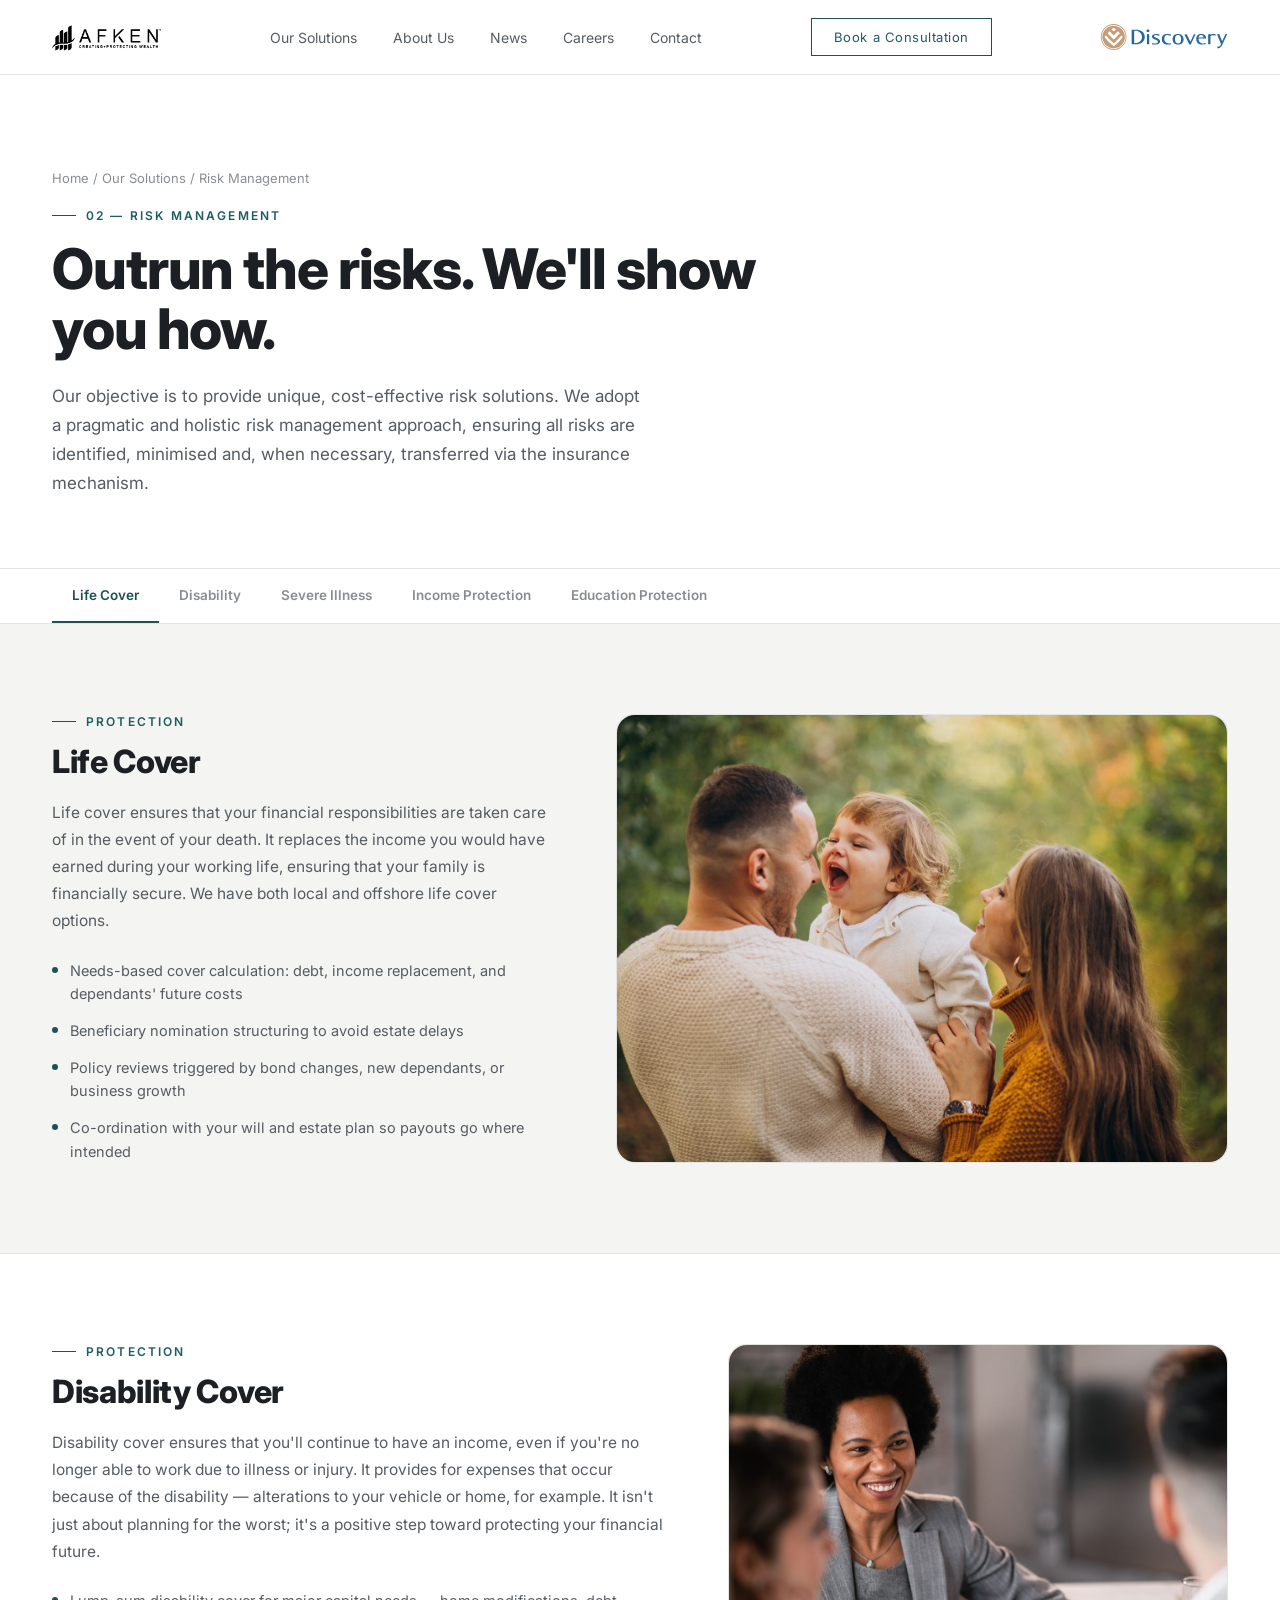
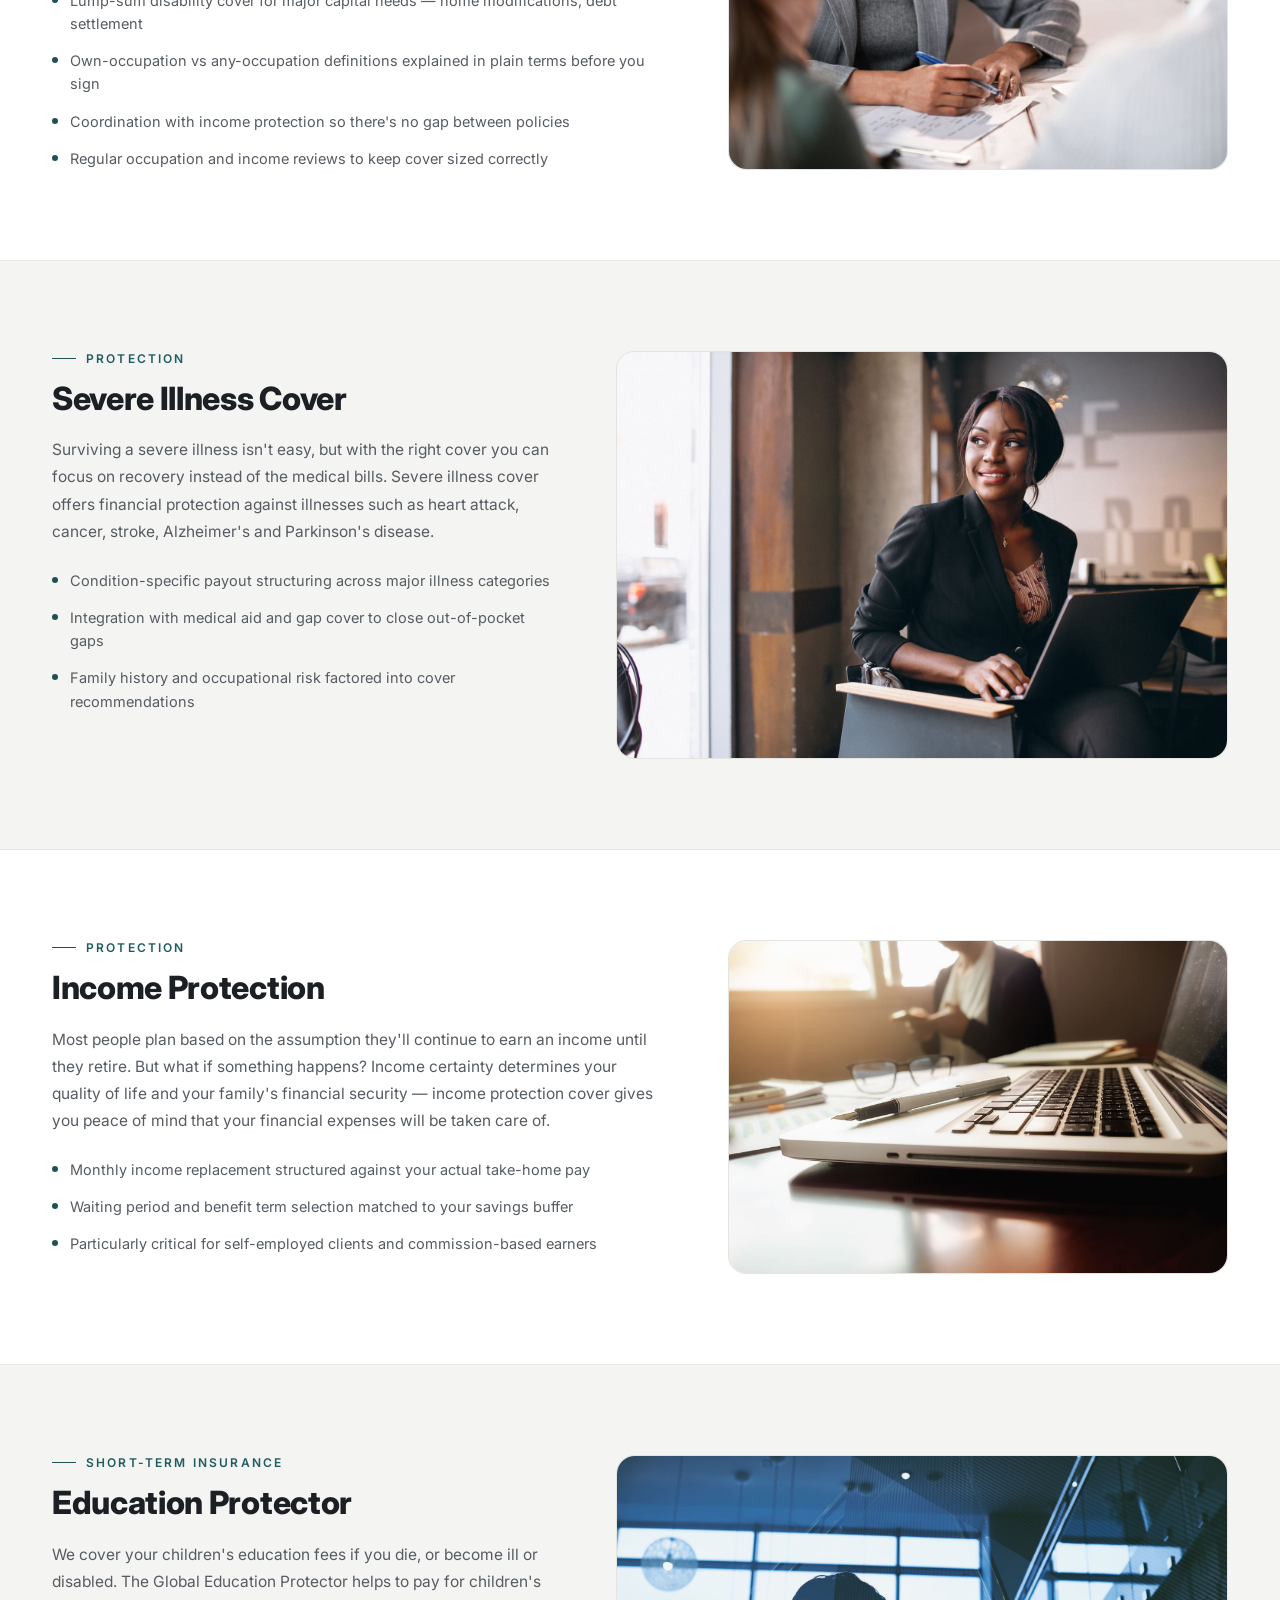
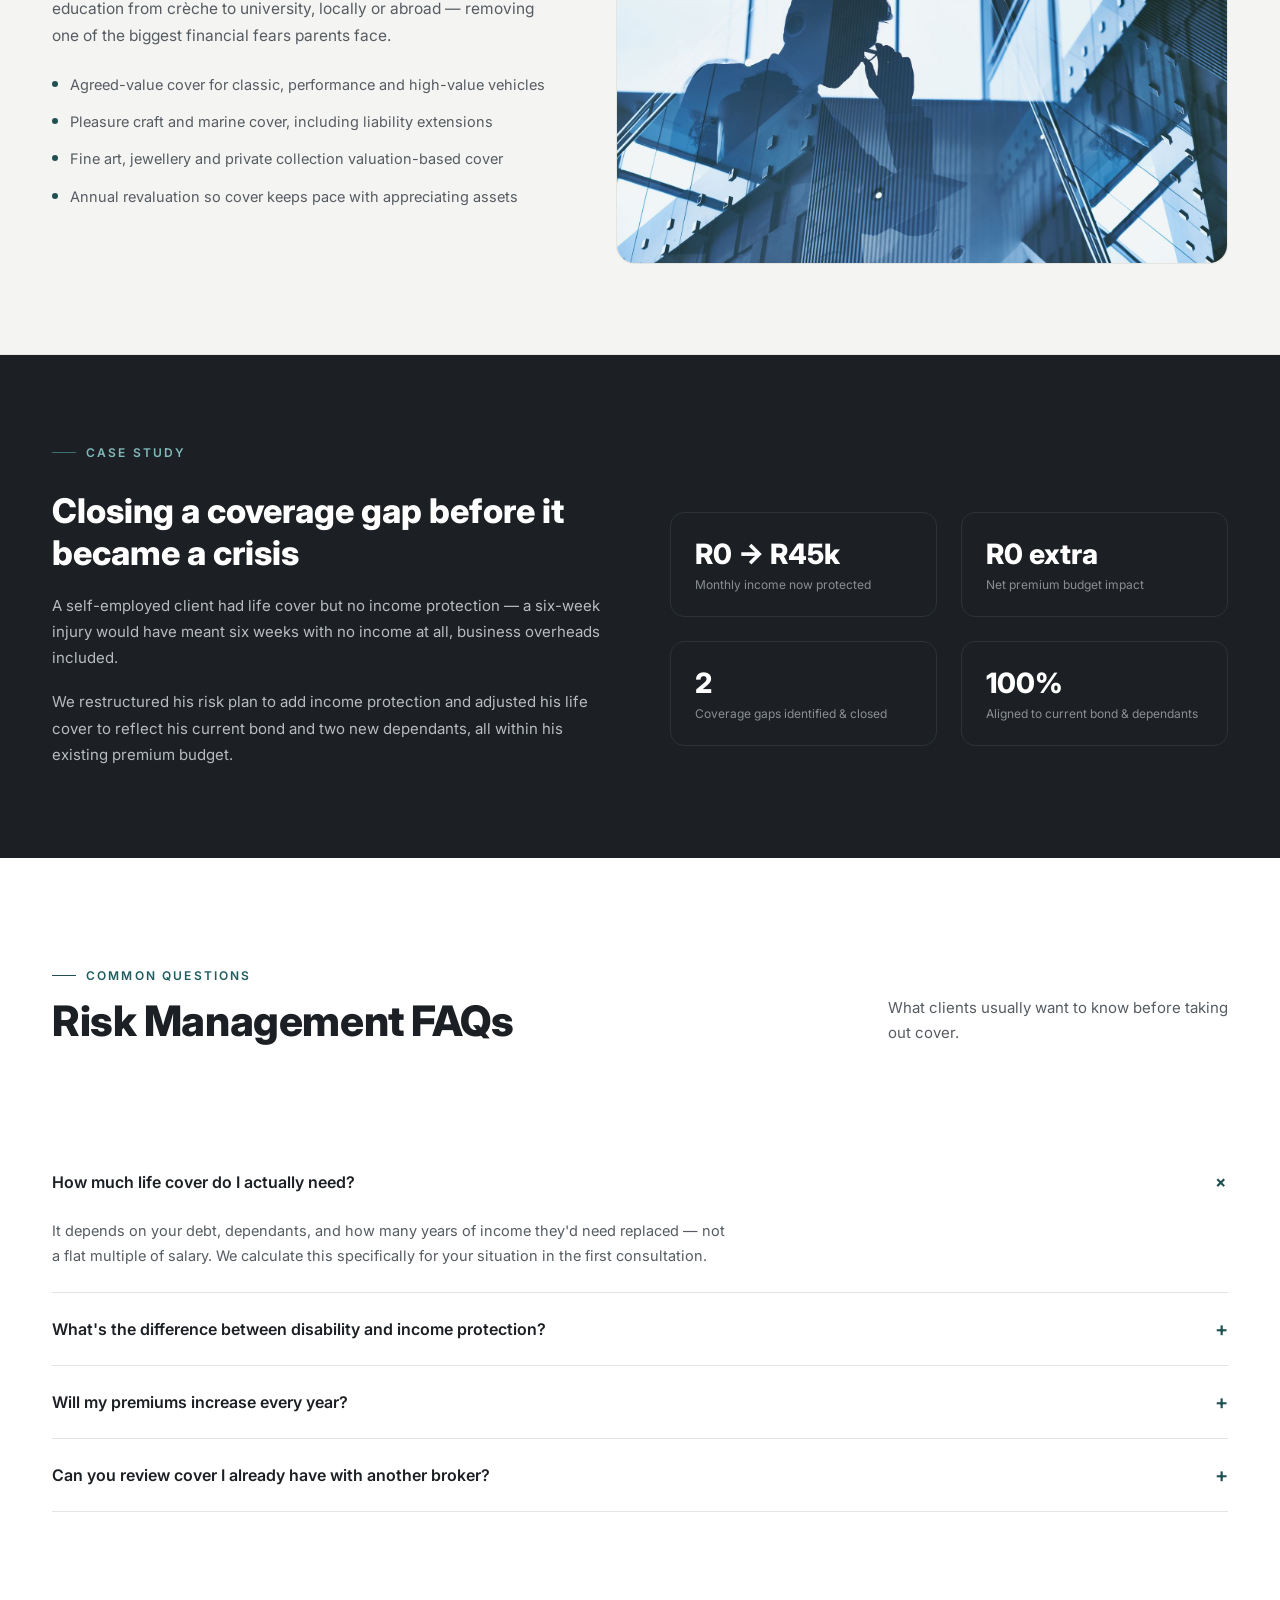
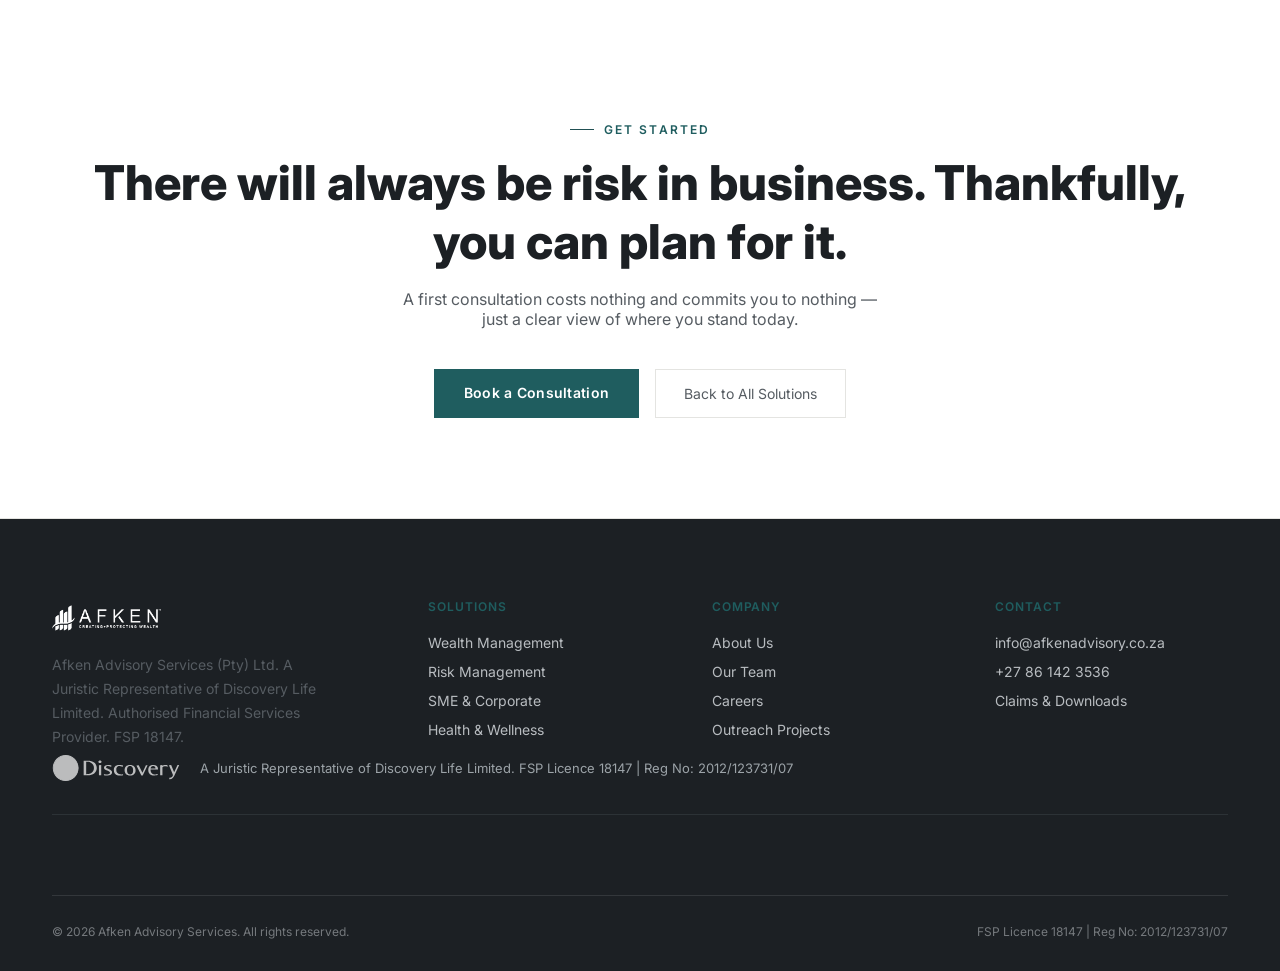
<file: pages/risk.html>
<!DOCTYPE html>
<html lang="en">
<head>
<meta charset="UTF-8">
<meta name="viewport" content="width=device-width, initial-scale=1.0">
<title>Risk Management | Afken Advisory Services</title>
<meta name="description" content="Life, disability, severe illness and income protection cover, plus specialist short-term insurance for vehicles, homes, pleasure craft and private collections.">
<link rel="preconnect" href="https://fonts.googleapis.com">
<link rel="preconnect" href="https://fonts.gstatic.com" crossorigin>
<link href="https://fonts.googleapis.com/css2?family=Inter:wght@400;500;600;700;800&display=swap" rel="stylesheet">
<link rel="stylesheet" href="../assets/style.css">
<style>
  .breadcrumb{font-size:13px;color:var(--ink-faint);margin-bottom:22px;}
  .breadcrumb a{color:var(--ink-faint);}
  .breadcrumb a:hover{color:var(--teal);}
  .page-hero{padding:170px 0 70px;border-bottom:1px solid var(--hairline);}
  .page-hero h1{font-size:clamp(34px,4.6vw,56px);font-weight:800;letter-spacing:-0.02em;line-height:1.08;max-width:760px;}
  .page-hero p{margin-top:22px;font-size:17px;line-height:1.7;color:var(--ink-dim);max-width:600px;}

  .subnav{position:sticky;top:73px;z-index:50;background:#fff;border-bottom:1px solid var(--hairline);}
  .subnav-inner{display:flex;gap:0;overflow-x:auto;}
  .subnav a{white-space:nowrap;font-size:13.5px;font-weight:600;color:var(--ink-faint);padding:18px 20px;border-bottom:2px solid transparent;}
  .subnav a:hover{color:var(--teal);}
  .subnav a.active{color:var(--teal);border-bottom-color:var(--teal);}

  .topic{padding:90px 0;border-bottom:1px solid var(--hairline);scroll-margin-top:130px;}
  .topic:nth-child(even){background:var(--surface);}
  .topic-grid{display:grid;grid-template-columns:0.9fr 1.1fr;gap:64px;}
  .topic-grid.reverse{grid-template-columns:1.1fr 0.9fr;}
  .topic-grid.reverse .topic-media{order:2;}
  .topic h2{font-size:clamp(24px,2.6vw,32px);font-weight:800;letter-spacing:-0.01em;line-height:1.2;}
  .topic .lede{font-size:15.5px;color:var(--ink-dim);line-height:1.75;margin-top:18px;}
  .topic-list{margin-top:24px;display:flex;flex-direction:column;gap:14px;}
  .topic-list li{list-style:none;display:flex;gap:12px;font-size:14.5px;color:var(--ink-dim);line-height:1.6;}
  .topic-list li::before{content:'';width:6px;height:6px;border-radius:50%;background:var(--teal);margin-top:8px;flex-shrink:0;}
  .topic-media{border-radius:18px;background:linear-gradient(135deg,var(--surface) 0%,var(--surface-2) 100%);border:1px solid var(--hairline);display:flex;align-items:center;justify-content:center;min-height:280px;}
  .topic-media .img-placeholder-label{font-size:12px;color:var(--ink-faint);text-align:center;padding:24px;}

  .faq{padding:110px 0;}
  .faq-item{border-bottom:1px solid var(--hairline);}
  .faq-q{width:100%;text-align:left;background:none;border:none;cursor:pointer;padding:24px 0;display:flex;justify-content:space-between;align-items:center;gap:20px;font-size:16px;font-weight:600;color:var(--ink);font-family:'Inter',sans-serif;}
  .faq-q .plus{font-size:20px;color:var(--teal);transition:transform .25s ease;flex-shrink:0;}
  .faq-item.open .faq-q .plus{transform:rotate(45deg);}
  .faq-a{max-height:0;overflow:hidden;transition:max-height .3s ease;}
  .faq-item.open .faq-a{max-height:300px;}
  .faq-a p{padding-bottom:24px;font-size:14.5px;color:var(--ink-dim);line-height:1.75;max-width:680px;}

  .case-study{background:var(--footer-dark);padding:90px 0;color:#fff;}
  .case-study .eyebrow{color:#7FB8B9;}
  .case-study .eyebrow::before{background:#3D6E70;}
  .case-grid{display:grid;grid-template-columns:1fr 1fr;gap:60px;margin-top:30px;align-items:center;}
  .case-grid h2{font-size:clamp(24px,2.8vw,34px);font-weight:800;line-height:1.25;color:#fff;}
  .case-grid p{color:#B8BCC0;font-size:15px;line-height:1.75;margin-top:18px;}
  .case-stats{display:grid;grid-template-columns:1fr 1fr;gap:24px;}
  .case-stat{border:1px solid #2C3236;border-radius:14px;padding:24px;}
  .case-stat .num{font-size:28px;font-weight:800;color:#fff;}
  .case-stat .label{font-size:12px;color:#8A8E92;margin-top:6px;}
  @media(max-width:880px){
    .topic-grid, .topic-grid.reverse{grid-template-columns:1fr;gap:32px;}
    .topic-grid.reverse .topic-media{order:0;}
    .case-grid{grid-template-columns:1fr;gap:32px;}
    .case-stats{grid-template-columns:1fr 1fr;}
  }
</style>
</head>
<body>

<header>
  <nav class="nav">
    <div class="logo"><img src="../assets/images/afken-logo-black.png" alt="Afken Advisory Services"></div>
    <div class="navlinks">
      <a href="../index.html#solutions">Our Solutions</a>
      <a href="about.html">About Us</a>
      <a href="insights.html">News</a>
      <a href="careers.html">Careers</a>
      <a href="contact.html">Contact</a>
    </div>
    <a href="contact.html" class="nav-cta">Book a Consultation</a>
    <img src="../assets/images/discovery-logo.svg" alt="Discovery" class="discovery-badge">
  </nav>
</header>

<section class="page-hero">
  <div class="wrap">
    <div class="breadcrumb"><a href="../index.html">Home</a> / <a href="../index.html#solutions">Our Solutions</a> / Risk Management</div>
    <div class="eyebrow">02 — Risk Management</div>
    <h1 style="margin-top:16px;">Outrun the risks. We'll show you how.</h1>
    <p>Our objective is to provide unique, cost-effective risk solutions. We adopt a pragmatic and holistic risk management approach, ensuring all risks are identified, minimised and, when necessary, transferred via the insurance mechanism.</p>
  </div>
</section>

<nav class="subnav">
  <div class="wrap subnav-inner">
    <a href="#life" class="active">Life Cover</a>
    <a href="#disability">Disability</a>
    <a href="#severe-illness">Severe Illness</a>
    <a href="#income-protection">Income Protection</a>
    <a href="#specialist-assets">Education Protection</a>
  </div>
</nav>
<section class="topic" id="life">
  <div class="wrap">
    <div class="topic-grid">
      <div>
        <div class="eyebrow">Protection</div>
        <h2 style="margin-top:14px;">Life Cover</h2>
        <p class="lede">Life cover ensures that your financial responsibilities are taken care of in the event of your death. It replaces the income you would have earned during your working life, ensuring that your family is financially secure. We have both local and offshore life cover options.</p>
        <ul class="topic-list">
          <li>Needs-based cover calculation: debt, income replacement, and dependants' future costs</li>
          <li>Beneficiary nomination structuring to avoid estate delays</li>
          <li>Policy reviews triggered by bond changes, new dependants, or business growth</li>
          <li>Co-ordination with your will and estate plan so payouts go where intended</li>
        </ul>
      </div>
      <div class="topic-media">
        <img src="../assets/images/photos/family-park.jpg" alt="Young family at home" style="width:100%;height:100%;object-fit:cover;display:block;border-radius:18px;">
      </div>
    </div>
  </div>
</section>
<section class="topic" id="disability">
  <div class="wrap">
    <div class="topic-grid reverse">
      <div>
        <div class="eyebrow">Protection</div>
        <h2 style="margin-top:14px;">Disability Cover</h2>
        <p class="lede">Disability cover ensures that you'll continue to have an income, even if you're no longer able to work due to illness or injury. It provides for expenses that occur because of the disability — alterations to your vehicle or home, for example. It isn't just about planning for the worst; it's a positive step toward protecting your financial future.</p>
        <ul class="topic-list">
          <li>Lump-sum disability cover for major capital needs — home modifications, debt settlement</li>
          <li>Own-occupation vs any-occupation definitions explained in plain terms before you sign</li>
          <li>Coordination with income protection so there's no gap between policies</li>
          <li>Regular occupation and income reviews to keep cover sized correctly</li>
        </ul>
      </div>
      <div class="topic-media">
        <img src="../assets/images/photos/advisor-consultation.jpg" alt="Advisor consultation, document review" style="width:100%;height:100%;object-fit:cover;display:block;border-radius:18px;">
      </div>
    </div>
  </div>
</section>
<section class="topic" id="severe-illness">
  <div class="wrap">
    <div class="topic-grid">
      <div>
        <div class="eyebrow">Protection</div>
        <h2 style="margin-top:14px;">Severe Illness Cover</h2>
        <p class="lede">Surviving a severe illness isn't easy, but with the right cover you can focus on recovery instead of the medical bills. Severe illness cover offers financial protection against illnesses such as heart attack, cancer, stroke, Alzheimer's and Parkinson's disease.</p>
        <ul class="topic-list">
          <li>Condition-specific payout structuring across major illness categories</li>
          <li>Integration with medical aid and gap cover to close out-of-pocket gaps</li>
          <li>Family history and occupational risk factored into cover recommendations</li>
        </ul>
      </div>
      <div class="topic-media">
        <img src="../assets/images/photos2/woman-laptop-bar.jpg" alt="Recovery and wellbeing" style="width:100%;height:100%;object-fit:cover;display:block;border-radius:18px;">
      </div>
    </div>
  </div>
</section>
<section class="topic" id="income-protection">
  <div class="wrap">
    <div class="topic-grid reverse">
      <div>
        <div class="eyebrow">Protection</div>
        <h2 style="margin-top:14px;">Income Protection</h2>
        <p class="lede">Most people plan based on the assumption they'll continue to earn an income until they retire. But what if something happens? Income certainty determines your quality of life and your family's financial security — income protection cover gives you peace of mind that your financial expenses will be taken care of.</p>
        <ul class="topic-list">
          <li>Monthly income replacement structured against your actual take-home pay</li>
          <li>Waiting period and benefit term selection matched to your savings buffer</li>
          <li>Particularly critical for self-employed clients and commission-based earners</li>
        </ul>
      </div>
      <div class="topic-media">
        <img src="../assets/images/photos2/desk-chart-laptop.jpg" alt="Self-employed professional desk" style="width:100%;height:100%;object-fit:cover;display:block;border-radius:18px;">
      </div>
    </div>
  </div>
</section>
<section class="topic" id="specialist-assets">
  <div class="wrap">
    <div class="topic-grid">
      <div>
        <div class="eyebrow">Short-Term Insurance</div>
        <h2 style="margin-top:14px;">Education Protector</h2>
        <p class="lede">We cover your children's education fees if you die, or become ill or disabled. The Global Education Protector helps to pay for children's education from crèche to university, locally or abroad — removing one of the biggest financial fears parents face.</p>
        <ul class="topic-list">
          <li>Agreed-value cover for classic, performance and high-value vehicles</li>
          <li>Pleasure craft and marine cover, including liability extensions</li>
          <li>Fine art, jewellery and private collection valuation-based cover</li>
          <li>Annual revaluation so cover keeps pace with appreciating assets</li>
        </ul>
      </div>
      <div class="topic-media">
        <img src="../assets/images/photos2/silhouette-businessman.jpg" alt="Specialist asset cover" style="width:100%;height:100%;object-fit:cover;display:block;border-radius:18px;">
      </div>
    </div>
  </div>
</section>
<section class="case-study">
  <div class="wrap">
    <div class="eyebrow">Case Study</div>
    <div class="case-grid">
      <div>
        <h2>Closing a coverage gap before it became a crisis</h2>
        <p>A self-employed client had life cover but no income protection — a six-week injury would have meant six weeks with no income at all, business overheads included.</p>
        <p>We restructured his risk plan to add income protection and adjusted his life cover to reflect his current bond and two new dependants, all within his existing premium budget.</p>
      </div>
      <div class="case-stats">
        <div class="case-stat"><div class="num">R0 → R45k</div><div class="label">Monthly income now protected</div></div>
        <div class="case-stat"><div class="num">R0 extra</div><div class="label">Net premium budget impact</div></div>
        <div class="case-stat"><div class="num">2</div><div class="label">Coverage gaps identified &amp; closed</div></div>
        <div class="case-stat"><div class="num">100%</div><div class="label">Aligned to current bond &amp; dependants</div></div>
      </div>
    </div>
  </div>
</section>
<section class="faq">
  <div class="wrap">
    <div class="section-head" style="border-bottom:none;">
      <div>
        <div class="eyebrow">Common Questions</div>
        <h2>Risk Management FAQs</h2>
      </div>
      <p>What clients usually want to know before taking out cover.</p>
    </div>
    <div class="faq-item open">
      <button class="faq-q">How much life cover do I actually need? <span class="plus">+</span></button>
      <div class="faq-a"><p>It depends on your debt, dependants, and how many years of income they'd need replaced — not a flat multiple of salary. We calculate this specifically for your situation in the first consultation.</p></div>
    </div>
    <div class="faq-item">
      <button class="faq-q">What's the difference between disability and income protection? <span class="plus">+</span></button>
      <div class="faq-a"><p>Disability cover typically pays a lump sum for permanent or long-term incapacity. Income protection pays a monthly amount while you're temporarily unable to work. Most complete plans include both.</p></div>
    </div>
    <div class="faq-item">
      <button class="faq-q">Will my premiums increase every year? <span class="plus">+</span></button>
      <div class="faq-a"><p>Most risk policies escalate with inflation by default, though premium patterns vary by insurer and product type — we walk through exactly how your specific policy will behave before you sign.</p></div>
    </div>
    <div class="faq-item">
      <button class="faq-q">Can you review cover I already have with another broker? <span class="plus">+</span></button>
      <div class="faq-a"><p>Yes — a cover audit is often the first thing we do for a new client, checking for gaps, overlaps, and overpriced cover relative to what's currently available.</p></div>
    </div>

  </div>
</section>
<section class="cta-band" id="contact">
  <div class="wrap">
    <div class="eyebrow" style="justify-content:center;">Get Started</div>
    <h2 style="margin-top:16px;">There will always be risk in business. Thankfully, you can plan for it.</h2>
    <p>A first consultation costs nothing and commits you to nothing — just a clear view of where you stand today.</p>
    <div class="hero-ctas">
      <a href="contact.html" class="btn-primary">Book a Consultation</a>
      <a href="../index.html#solutions" class="btn-ghost">Back to All Solutions</a>
    </div>
  </div>
</section>
<footer>
  <div class="wrap">
    <div class="foot-grid">
      <div class="foot-col">
        <div class="logo" style="margin-bottom:18px;"><img src="../assets/images/afken-logo-white.png" alt="Afken Advisory Services"></div>
        <p style="color:var(--ink-dim);font-size:14px;line-height:1.7;max-width:280px;">Afken Advisory Services (Pty) Ltd. A Juristic Representative of Discovery Life Limited. Authorised Financial Services Provider. FSP 18147.</p>
      </div>
      <div class="foot-col">
        <h4>Solutions</h4>
        <a href="wealth.html">Wealth Management</a>
        <a href="risk.html">Risk Management</a>
        <a href="sme.html">SME &amp; Corporate</a>
        <a href="health.html">Health &amp; Wellness</a>
      </div>
      <div class="foot-col">
        <h4>Company</h4>
        <a href="about.html">About Us</a>
        <a href="about.html#team">Our Team</a>
        <a href="careers.html">Careers</a>
        <a href="#">Outreach Projects</a>
      </div>
      <div class="foot-col">
        <h4>Contact</h4>
        <a href="contact.html">info@afkenadvisory.co.za</a>
        <a href="contact.html">+27 86 142 3536</a>
        <a href="#">Claims &amp; Downloads</a>
      </div>
    </div>
    <div style="display:flex;align-items:center;gap:20px;margin-bottom:32px;padding-bottom:28px;border-bottom:1px solid #2C3236;">
      <img src="../assets/images/discovery-logo.svg" alt="Discovery Partner" class="discovery-badge">
      <p style="font-size:13px;color:#9CA3A8;line-height:1.6;max-width:600px;">A Juristic Representative of Discovery Life Limited. FSP Licence 18147 | Reg No: 2012/123731/07</p>
    </div>
    <div class="foot-bottom">
      <div>© 2026 Afken Advisory Services. All rights reserved.</div>
      <div>FSP Licence 18147 | Reg No: 2012/123731/07</div>
    </div>
  </div>
</footer>

<script>
  document.querySelectorAll('.faq-q').forEach(btn=>{
    btn.addEventListener('click',()=>{
      const item = btn.closest('.faq-item');
      const wasOpen = item.classList.contains('open');
      document.querySelectorAll('.faq-item').forEach(i=>i.classList.remove('open'));
      if(!wasOpen) item.classList.add('open');
    });
  });
  const sections = document.querySelectorAll('.topic[id]');
  const navLinks = document.querySelectorAll('.subnav a');
  window.addEventListener('scroll',()=>{
    let current = sections[0]?.id;
    sections.forEach(s=>{ if(window.scrollY >= s.offsetTop - 160) current = s.id; });
    navLinks.forEach(a=>{ a.classList.toggle('active', a.getAttribute('href') === '#'+current); });
  });
</script>
</body>
</html>
</file>
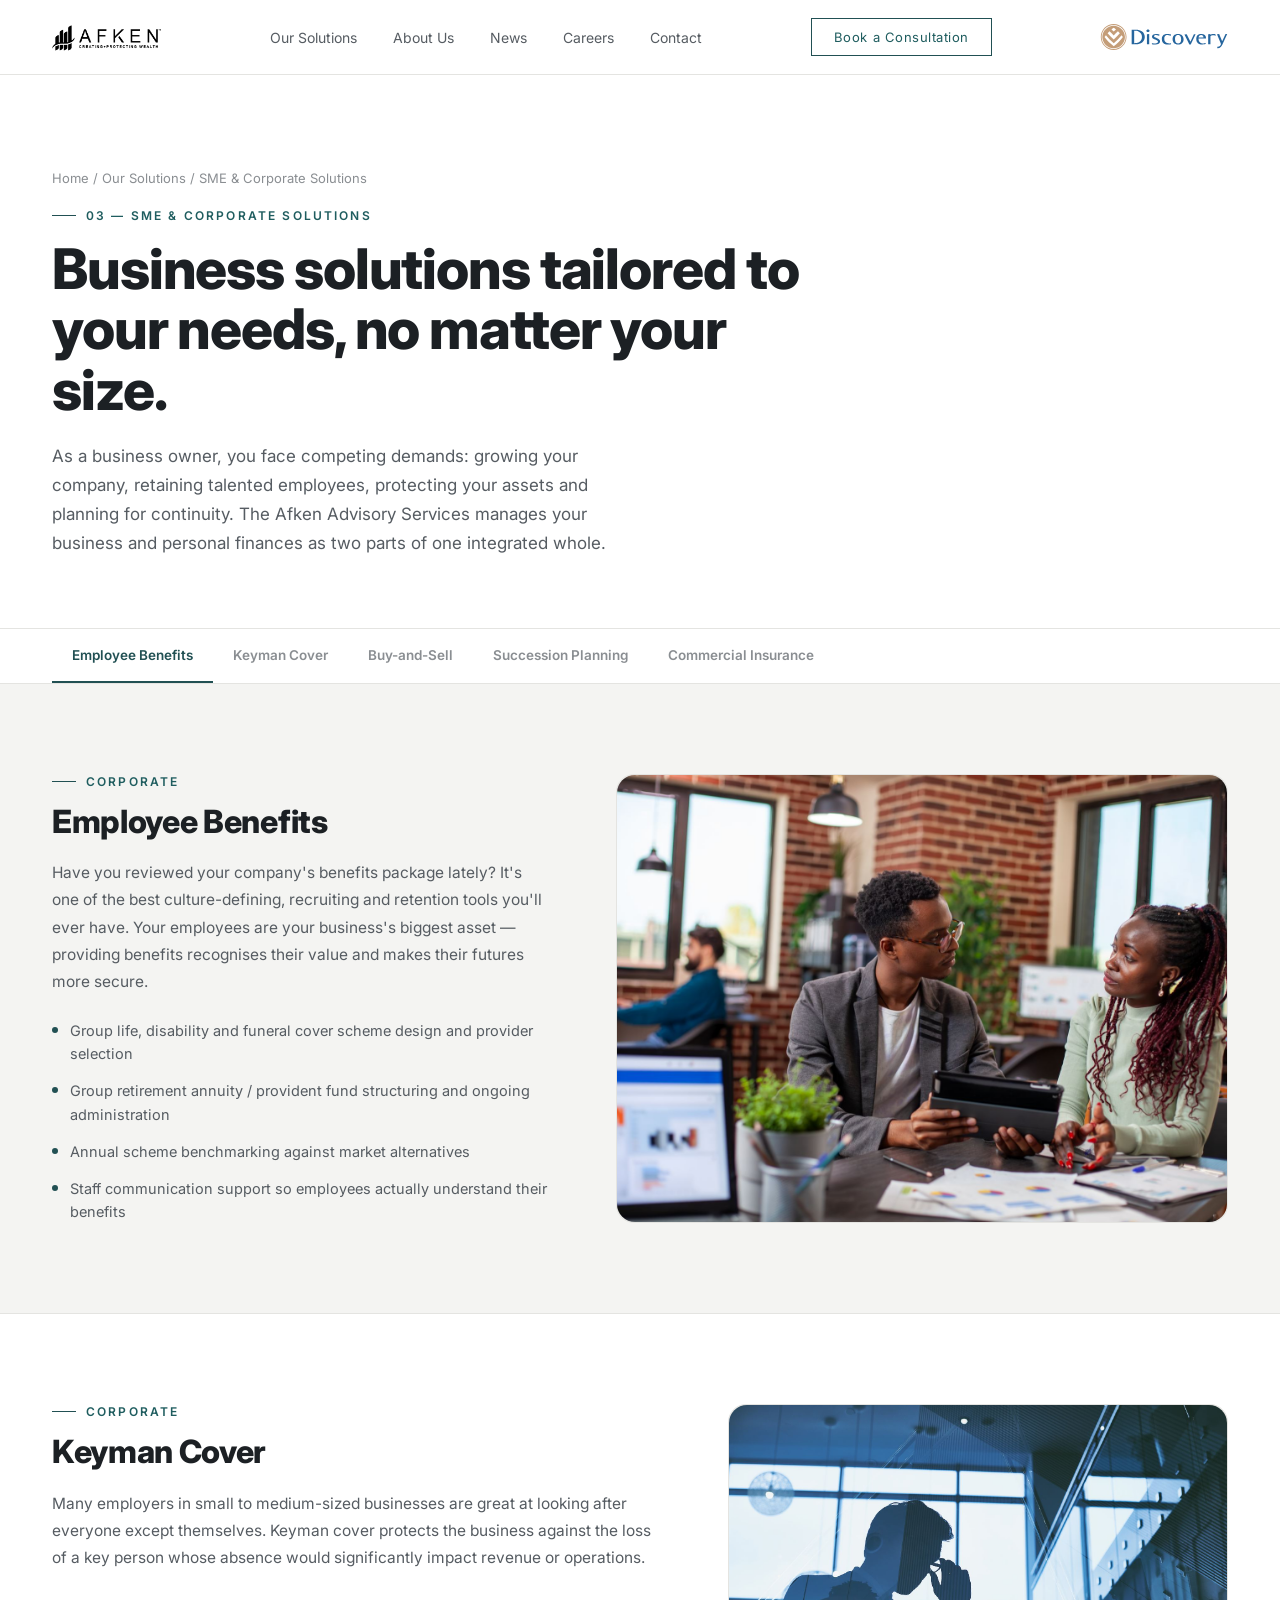
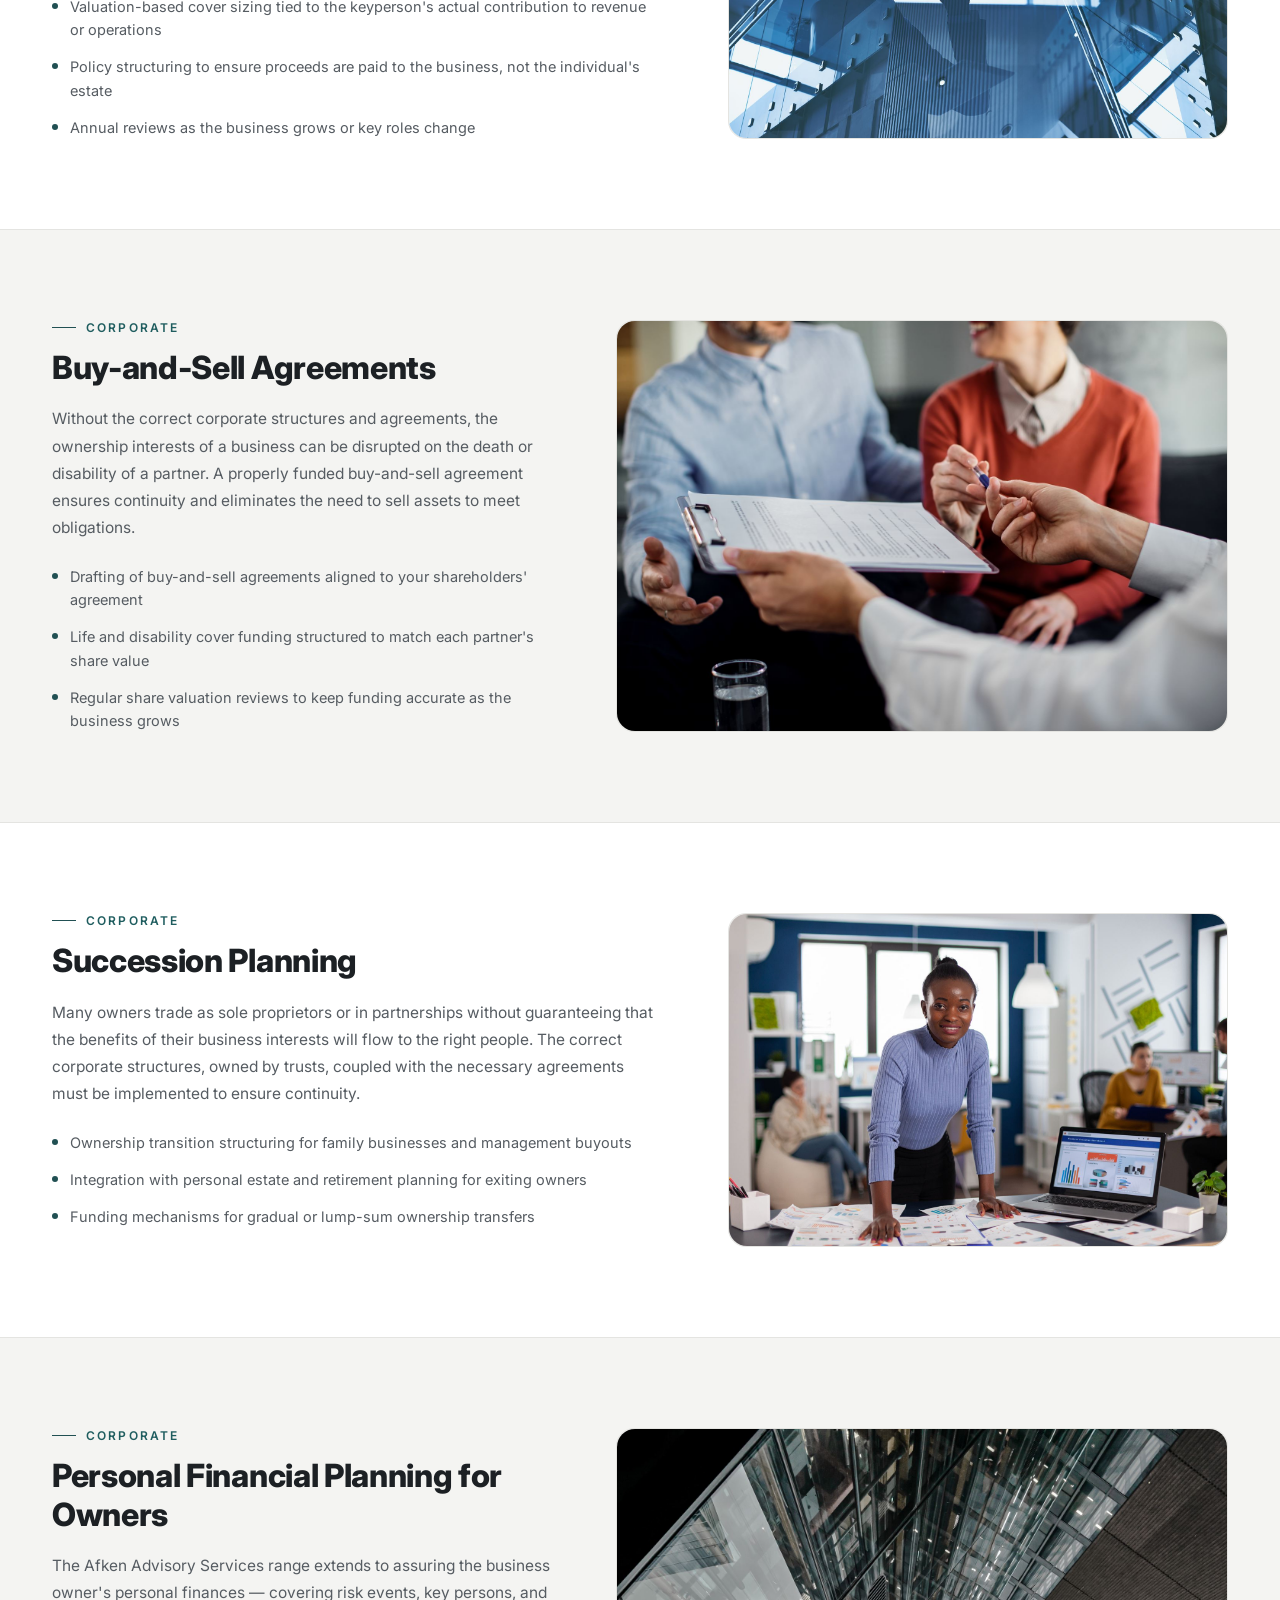
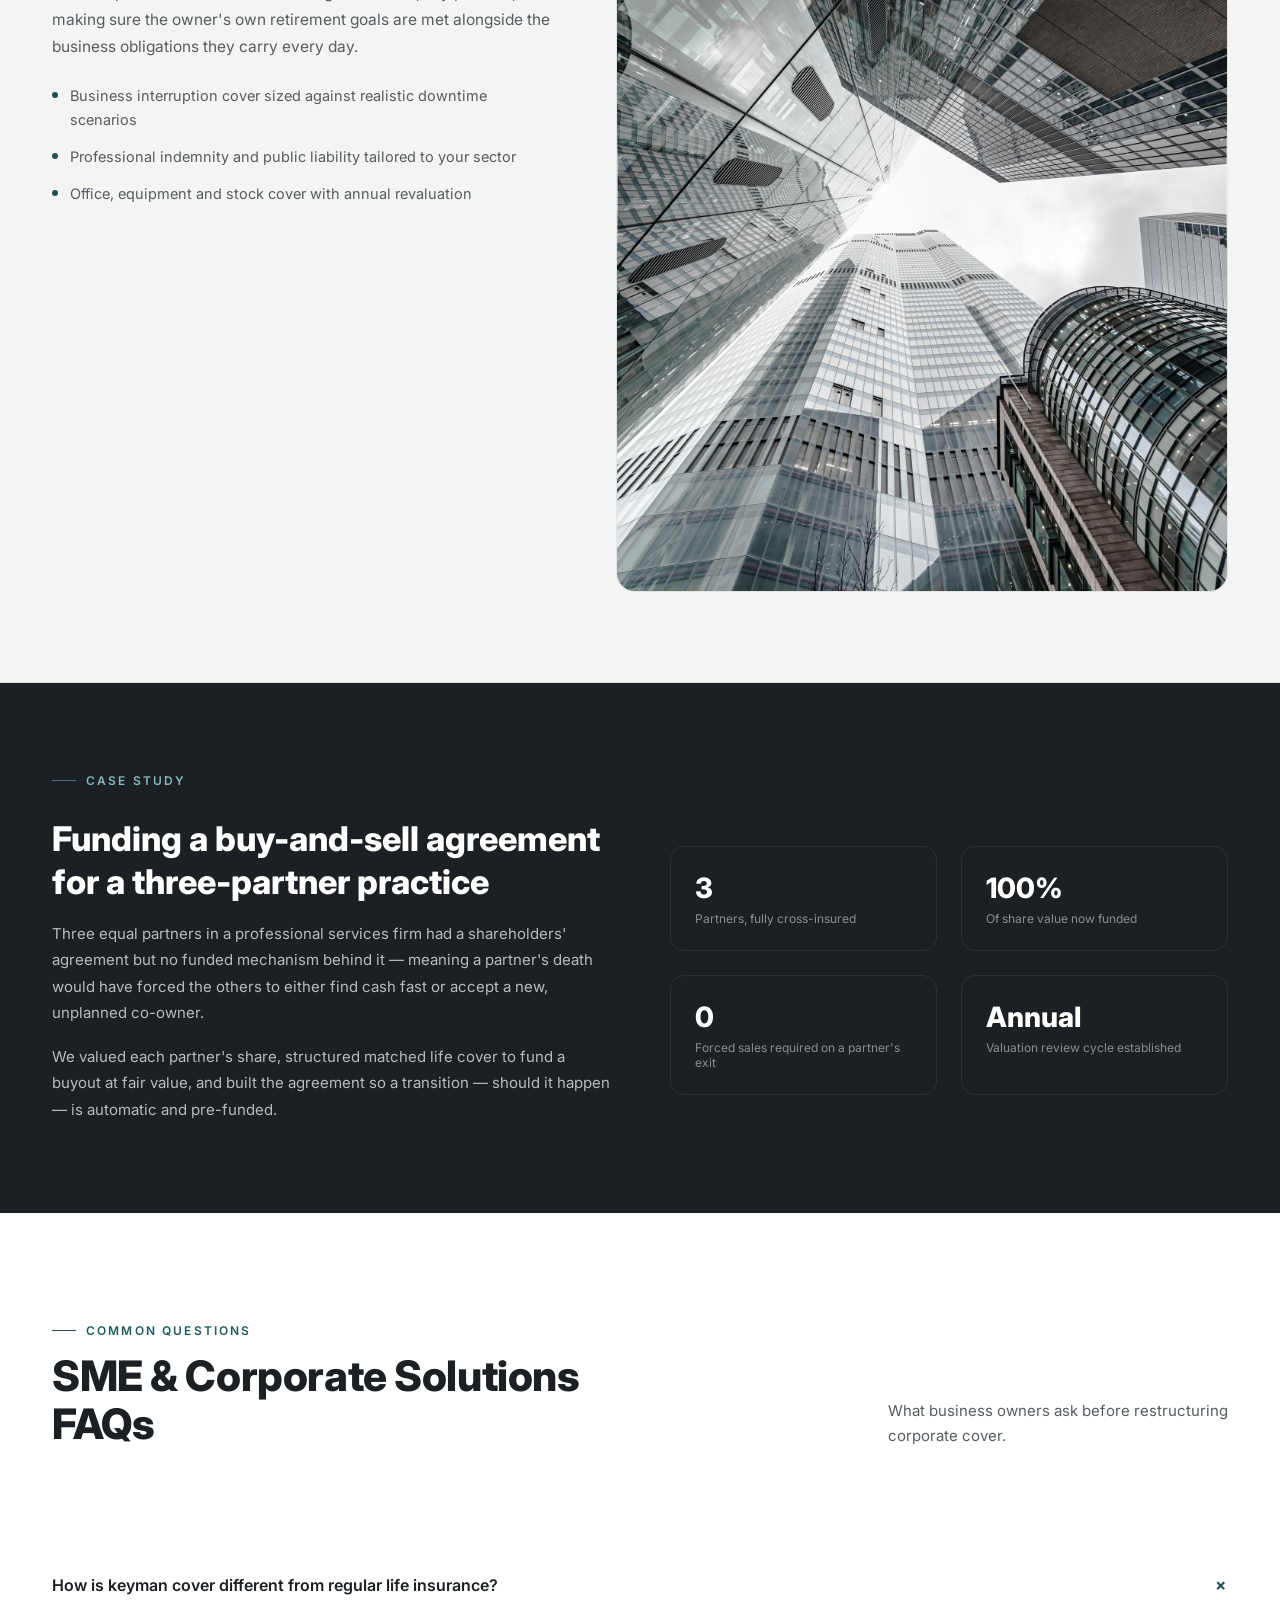
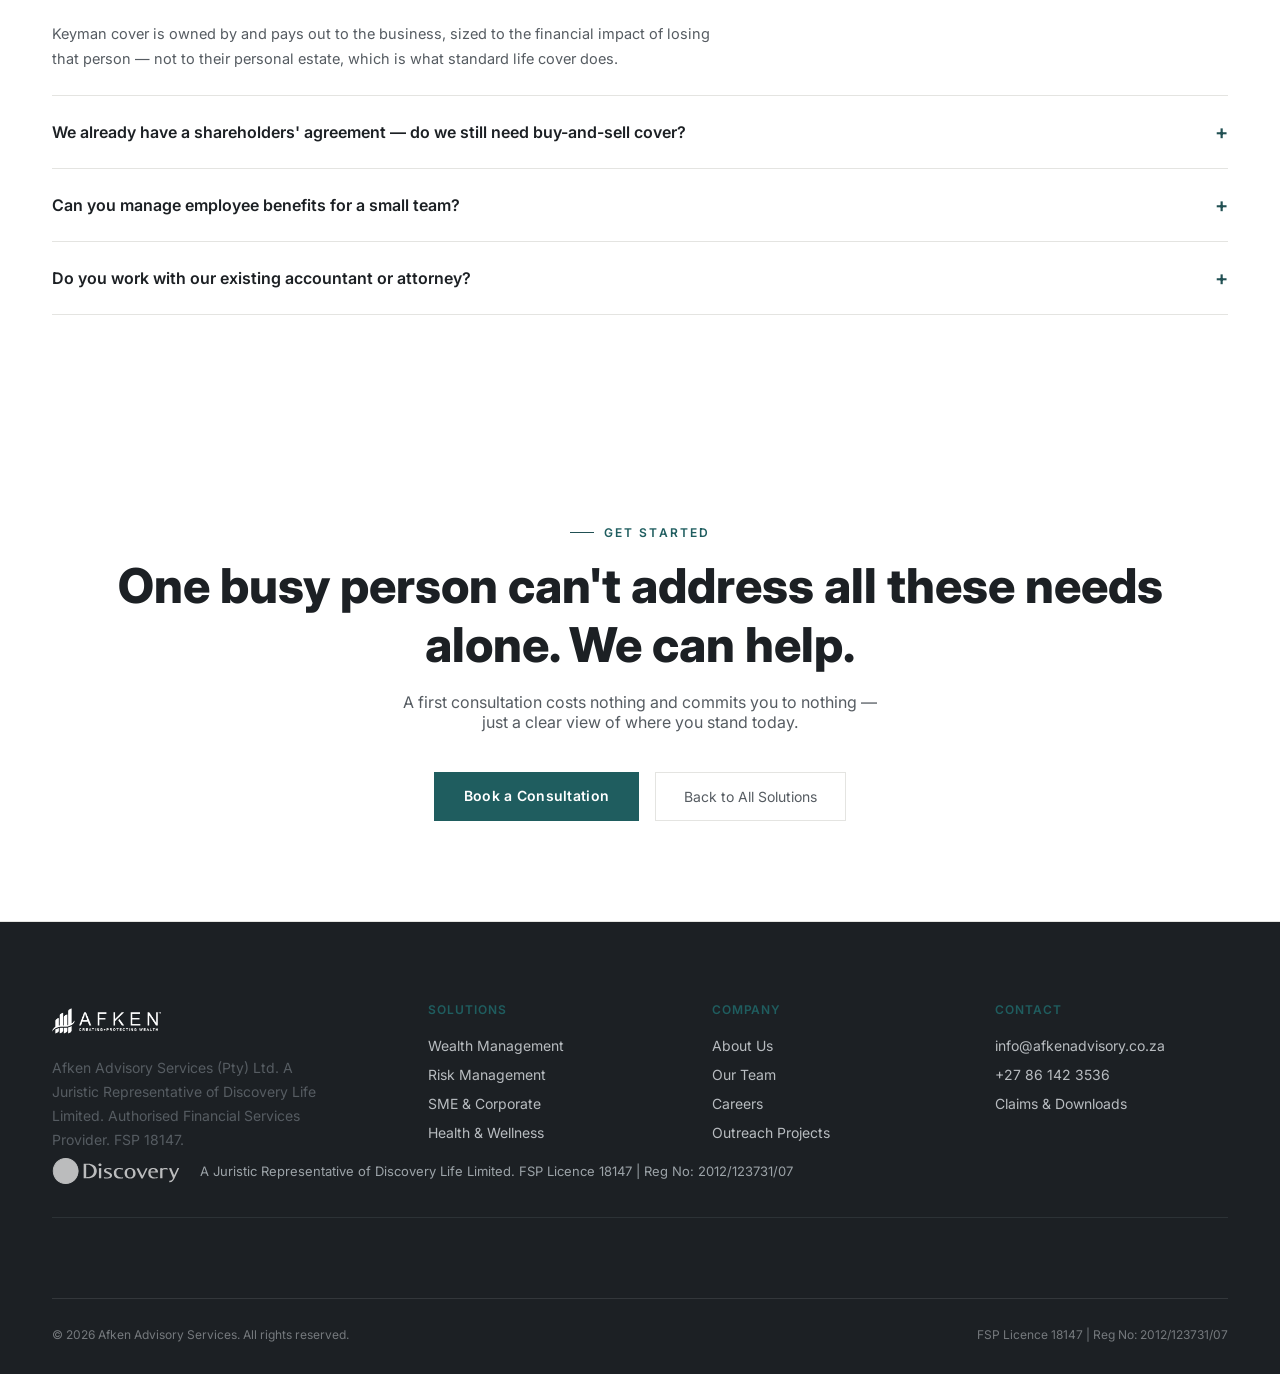
<file: pages/sme.html>
<!DOCTYPE html>
<html lang="en">
<head>
<meta charset="UTF-8">
<meta name="viewport" content="width=device-width, initial-scale=1.0">
<title>SME &amp; Corporate Solutions | Afken Advisory Services</title>
<meta name="description" content="Employee benefits, keyman cover, buy-and-sell agreements, succession planning and commercial insurance for South African business owners.">
<link rel="preconnect" href="https://fonts.googleapis.com">
<link rel="preconnect" href="https://fonts.gstatic.com" crossorigin>
<link href="https://fonts.googleapis.com/css2?family=Inter:wght@400;500;600;700;800&display=swap" rel="stylesheet">
<link rel="stylesheet" href="../assets/style.css">
<style>
  .breadcrumb{font-size:13px;color:var(--ink-faint);margin-bottom:22px;}
  .breadcrumb a{color:var(--ink-faint);}
  .breadcrumb a:hover{color:var(--teal);}
  .page-hero{padding:170px 0 70px;border-bottom:1px solid var(--hairline);}
  .page-hero h1{font-size:clamp(34px,4.6vw,56px);font-weight:800;letter-spacing:-0.02em;line-height:1.08;max-width:760px;}
  .page-hero p{margin-top:22px;font-size:17px;line-height:1.7;color:var(--ink-dim);max-width:600px;}

  .subnav{position:sticky;top:73px;z-index:50;background:#fff;border-bottom:1px solid var(--hairline);}
  .subnav-inner{display:flex;gap:0;overflow-x:auto;}
  .subnav a{white-space:nowrap;font-size:13.5px;font-weight:600;color:var(--ink-faint);padding:18px 20px;border-bottom:2px solid transparent;}
  .subnav a:hover{color:var(--teal);}
  .subnav a.active{color:var(--teal);border-bottom-color:var(--teal);}

  .topic{padding:90px 0;border-bottom:1px solid var(--hairline);scroll-margin-top:130px;}
  .topic:nth-child(even){background:var(--surface);}
  .topic-grid{display:grid;grid-template-columns:0.9fr 1.1fr;gap:64px;}
  .topic-grid.reverse{grid-template-columns:1.1fr 0.9fr;}
  .topic-grid.reverse .topic-media{order:2;}
  .topic h2{font-size:clamp(24px,2.6vw,32px);font-weight:800;letter-spacing:-0.01em;line-height:1.2;}
  .topic .lede{font-size:15.5px;color:var(--ink-dim);line-height:1.75;margin-top:18px;}
  .topic-list{margin-top:24px;display:flex;flex-direction:column;gap:14px;}
  .topic-list li{list-style:none;display:flex;gap:12px;font-size:14.5px;color:var(--ink-dim);line-height:1.6;}
  .topic-list li::before{content:'';width:6px;height:6px;border-radius:50%;background:var(--teal);margin-top:8px;flex-shrink:0;}
  .topic-media{border-radius:18px;background:linear-gradient(135deg,var(--surface) 0%,var(--surface-2) 100%);border:1px solid var(--hairline);display:flex;align-items:center;justify-content:center;min-height:280px;}
  .topic-media .img-placeholder-label{font-size:12px;color:var(--ink-faint);text-align:center;padding:24px;}

  .faq{padding:110px 0;}
  .faq-item{border-bottom:1px solid var(--hairline);}
  .faq-q{width:100%;text-align:left;background:none;border:none;cursor:pointer;padding:24px 0;display:flex;justify-content:space-between;align-items:center;gap:20px;font-size:16px;font-weight:600;color:var(--ink);font-family:'Inter',sans-serif;}
  .faq-q .plus{font-size:20px;color:var(--teal);transition:transform .25s ease;flex-shrink:0;}
  .faq-item.open .faq-q .plus{transform:rotate(45deg);}
  .faq-a{max-height:0;overflow:hidden;transition:max-height .3s ease;}
  .faq-item.open .faq-a{max-height:300px;}
  .faq-a p{padding-bottom:24px;font-size:14.5px;color:var(--ink-dim);line-height:1.75;max-width:680px;}

  .case-study{background:var(--footer-dark);padding:90px 0;color:#fff;}
  .case-study .eyebrow{color:#7FB8B9;}
  .case-study .eyebrow::before{background:#3D6E70;}
  .case-grid{display:grid;grid-template-columns:1fr 1fr;gap:60px;margin-top:30px;align-items:center;}
  .case-grid h2{font-size:clamp(24px,2.8vw,34px);font-weight:800;line-height:1.25;color:#fff;}
  .case-grid p{color:#B8BCC0;font-size:15px;line-height:1.75;margin-top:18px;}
  .case-stats{display:grid;grid-template-columns:1fr 1fr;gap:24px;}
  .case-stat{border:1px solid #2C3236;border-radius:14px;padding:24px;}
  .case-stat .num{font-size:28px;font-weight:800;color:#fff;}
  .case-stat .label{font-size:12px;color:#8A8E92;margin-top:6px;}
  @media(max-width:880px){
    .topic-grid, .topic-grid.reverse{grid-template-columns:1fr;gap:32px;}
    .topic-grid.reverse .topic-media{order:0;}
    .case-grid{grid-template-columns:1fr;gap:32px;}
    .case-stats{grid-template-columns:1fr 1fr;}
  }
</style>
</head>
<body>

<header>
  <nav class="nav">
    <div class="logo"><img src="../assets/images/afken-logo-black.png" alt="Afken Advisory Services"></div>
    <div class="navlinks">
      <a href="../index.html#solutions">Our Solutions</a>
      <a href="about.html">About Us</a>
      <a href="insights.html">News</a>
      <a href="careers.html">Careers</a>
      <a href="contact.html">Contact</a>
    </div>
    <a href="contact.html" class="nav-cta">Book a Consultation</a>
    <img src="../assets/images/discovery-logo.svg" alt="Discovery" class="discovery-badge">
  </nav>
</header>

<section class="page-hero">
  <div class="wrap">
    <div class="breadcrumb"><a href="../index.html">Home</a> / <a href="../index.html#solutions">Our Solutions</a> / SME &amp; Corporate Solutions</div>
    <div class="eyebrow">03 — SME &amp; Corporate Solutions</div>
    <h1 style="margin-top:16px;">Business solutions tailored to your needs, no matter your size.</h1>
    <p>As a business owner, you face competing demands: growing your company, retaining talented employees, protecting your assets and planning for continuity. The Afken Advisory Services manages your business and personal finances as two parts of one integrated whole.</p>
  </div>
</section>

<nav class="subnav">
  <div class="wrap subnav-inner">
    <a href="#employee-benefits" class="active">Employee Benefits</a>
    <a href="#keyman">Keyman Cover</a>
    <a href="#buy-sell">Buy-and-Sell</a>
    <a href="#succession">Succession Planning</a>
    <a href="#commercial-insurance">Commercial Insurance</a>
  </div>
</nav>
<section class="topic" id="employee-benefits">
  <div class="wrap">
    <div class="topic-grid">
      <div>
        <div class="eyebrow">Corporate</div>
        <h2 style="margin-top:14px;">Employee Benefits</h2>
        <p class="lede">Have you reviewed your company's benefits package lately? It's one of the best culture-defining, recruiting and retention tools you'll ever have. Your employees are your business's biggest asset — providing benefits recognises their value and makes their futures more secure.</p>
        <ul class="topic-list">
          <li>Group life, disability and funeral cover scheme design and provider selection</li>
          <li>Group retirement annuity / provident fund structuring and ongoing administration</li>
          <li>Annual scheme benchmarking against market alternatives</li>
          <li>Staff communication support so employees actually understand their benefits</li>
        </ul>
      </div>
      <div class="topic-media">
        <img src="../assets/images/photos2/colleagues-reviewing-plan.jpg" alt="Team meeting, reviewing business plan" style="width:100%;height:100%;object-fit:cover;display:block;border-radius:18px;">
      </div>
    </div>
  </div>
</section>
<section class="topic" id="keyman">
  <div class="wrap">
    <div class="topic-grid reverse">
      <div>
        <div class="eyebrow">Corporate</div>
        <h2 style="margin-top:14px;">Keyman Cover</h2>
        <p class="lede">Many employers in small to medium-sized businesses are great at looking after everyone except themselves. Keyman cover protects the business against the loss of a key person whose absence would significantly impact revenue or operations.</p>
        <ul class="topic-list">
          <li>Valuation-based cover sizing tied to the keyperson's actual contribution to revenue or operations</li>
          <li>Policy structuring to ensure proceeds are paid to the business, not the individual's estate</li>
          <li>Annual reviews as the business grows or key roles change</li>
        </ul>
      </div>
      <div class="topic-media">
        <img src="../assets/images/photos2/silhouette-businessman.jpg" alt="Business leader portrait" style="width:100%;height:100%;object-fit:cover;display:block;border-radius:18px;">
      </div>
    </div>
  </div>
</section>
<section class="topic" id="buy-sell">
  <div class="wrap">
    <div class="topic-grid">
      <div>
        <div class="eyebrow">Corporate</div>
        <h2 style="margin-top:14px;">Buy-and-Sell Agreements</h2>
        <p class="lede">Without the correct corporate structures and agreements, the ownership interests of a business can be disrupted on the death or disability of a partner. A properly funded buy-and-sell agreement ensures continuity and eliminates the need to sell assets to meet obligations.</p>
        <ul class="topic-list">
          <li>Drafting of buy-and-sell agreements aligned to your shareholders' agreement</li>
          <li>Life and disability cover funding structured to match each partner's share value</li>
          <li>Regular share valuation reviews to keep funding accurate as the business grows</li>
        </ul>
      </div>
      <div class="topic-media">
        <img src="../assets/images/photos/advisor-signing.jpg" alt="Business partners signing agreement" style="width:100%;height:100%;object-fit:cover;display:block;border-radius:18px;">
      </div>
    </div>
  </div>
</section>
<section class="topic" id="succession">
  <div class="wrap">
    <div class="topic-grid reverse">
      <div>
        <div class="eyebrow">Corporate</div>
        <h2 style="margin-top:14px;">Succession Planning</h2>
        <p class="lede">Many owners trade as sole proprietors or in partnerships without guaranteeing that the benefits of their business interests will flow to the right people. The correct corporate structures, owned by trusts, coupled with the necessary agreements must be implemented to ensure continuity.</p>
        <ul class="topic-list">
          <li>Ownership transition structuring for family businesses and management buyouts</li>
          <li>Integration with personal estate and retirement planning for exiting owners</li>
          <li>Funding mechanisms for gradual or lump-sum ownership transfers</li>
        </ul>
      </div>
      <div class="topic-media">
        <img src="../assets/images/photos2/team-financial-reports.jpg" alt="Succession and mentorship" style="width:100%;height:100%;object-fit:cover;display:block;border-radius:18px;">
      </div>
    </div>
  </div>
</section>
<section class="topic" id="commercial-insurance">
  <div class="wrap">
    <div class="topic-grid">
      <div>
        <div class="eyebrow">Corporate</div>
        <h2 style="margin-top:14px;">Personal Financial Planning for Owners</h2>
        <p class="lede">The Afken Advisory Services range extends to assuring the business owner's personal finances — covering risk events, key persons, and making sure the owner's own retirement goals are met alongside the business obligations they carry every day.</p>
        <ul class="topic-list">
          <li>Business interruption cover sized against realistic downtime scenarios</li>
          <li>Professional indemnity and public liability tailored to your sector</li>
          <li>Office, equipment and stock cover with annual revaluation</li>
        </ul>
      </div>
      <div class="topic-media">
        <img src="../assets/images/photos2/skyscraper-upward.jpg" alt="Commercial office building" style="width:100%;height:100%;object-fit:cover;display:block;border-radius:18px;">
      </div>
    </div>
  </div>
</section>
<section class="case-study">
  <div class="wrap">
    <div class="eyebrow">Case Study</div>
    <div class="case-grid">
      <div>
        <h2>Funding a buy-and-sell agreement for a three-partner practice</h2>
        <p>Three equal partners in a professional services firm had a shareholders' agreement but no funded mechanism behind it — meaning a partner's death would have forced the others to either find cash fast or accept a new, unplanned co-owner.</p>
        <p>We valued each partner's share, structured matched life cover to fund a buyout at fair value, and built the agreement so a transition — should it happen — is automatic and pre-funded.</p>
      </div>
      <div class="case-stats">
        <div class="case-stat"><div class="num">3</div><div class="label">Partners, fully cross-insured</div></div>
        <div class="case-stat"><div class="num">100%</div><div class="label">Of share value now funded</div></div>
        <div class="case-stat"><div class="num">0</div><div class="label">Forced sales required on a partner's exit</div></div>
        <div class="case-stat"><div class="num">Annual</div><div class="label">Valuation review cycle established</div></div>
      </div>
    </div>
  </div>
</section>
<section class="faq">
  <div class="wrap">
    <div class="section-head" style="border-bottom:none;">
      <div>
        <div class="eyebrow">Common Questions</div>
        <h2>SME &amp; Corporate Solutions FAQs</h2>
      </div>
      <p>What business owners ask before restructuring corporate cover.</p>
    </div>
    <div class="faq-item open">
      <button class="faq-q">How is keyman cover different from regular life insurance? <span class="plus">+</span></button>
      <div class="faq-a"><p>Keyman cover is owned by and pays out to the business, sized to the financial impact of losing that person — not to their personal estate, which is what standard life cover does.</p></div>
    </div>
    <div class="faq-item">
      <button class="faq-q">We already have a shareholders' agreement — do we still need buy-and-sell cover? <span class="plus">+</span></button>
      <div class="faq-a"><p>An agreement states intent; buy-and-sell cover provides the actual cash to execute it. Without funding, a shareholders' agreement can be aspirational rather than enforceable in practice.</p></div>
    </div>
    <div class="faq-item">
      <button class="faq-q">Can you manage employee benefits for a small team? <span class="plus">+</span></button>
      <div class="faq-a"><p>Yes — group schemes can be structured for teams as small as a handful of employees, and we benchmark pricing so smaller schemes aren't penalised on rate.</p></div>
    </div>
    <div class="faq-item">
      <button class="faq-q">Do you work with our existing accountant or attorney? <span class="plus">+</span></button>
      <div class="faq-a"><p>Always. Succession, buy-and-sell and estate matters require close coordination with your legal and accounting advisors — we work alongside them, not around them.</p></div>
    </div>

  </div>
</section>
<section class="cta-band" id="contact">
  <div class="wrap">
    <div class="eyebrow" style="justify-content:center;">Get Started</div>
    <h2 style="margin-top:16px;">One busy person can't address all these needs alone. We can help.</h2>
    <p>A first consultation costs nothing and commits you to nothing — just a clear view of where you stand today.</p>
    <div class="hero-ctas">
      <a href="contact.html" class="btn-primary">Book a Consultation</a>
      <a href="../index.html#solutions" class="btn-ghost">Back to All Solutions</a>
    </div>
  </div>
</section>
<footer>
  <div class="wrap">
    <div class="foot-grid">
      <div class="foot-col">
        <div class="logo" style="margin-bottom:18px;"><img src="../assets/images/afken-logo-white.png" alt="Afken Advisory Services"></div>
        <p style="color:var(--ink-dim);font-size:14px;line-height:1.7;max-width:280px;">Afken Advisory Services (Pty) Ltd. A Juristic Representative of Discovery Life Limited. Authorised Financial Services Provider. FSP 18147.</p>
      </div>
      <div class="foot-col">
        <h4>Solutions</h4>
        <a href="wealth.html">Wealth Management</a>
        <a href="risk.html">Risk Management</a>
        <a href="sme.html">SME &amp; Corporate</a>
        <a href="health.html">Health &amp; Wellness</a>
      </div>
      <div class="foot-col">
        <h4>Company</h4>
        <a href="about.html">About Us</a>
        <a href="about.html#team">Our Team</a>
        <a href="careers.html">Careers</a>
        <a href="#">Outreach Projects</a>
      </div>
      <div class="foot-col">
        <h4>Contact</h4>
        <a href="contact.html">info@afkenadvisory.co.za</a>
        <a href="contact.html">+27 86 142 3536</a>
        <a href="#">Claims &amp; Downloads</a>
      </div>
    </div>
    <div style="display:flex;align-items:center;gap:20px;margin-bottom:32px;padding-bottom:28px;border-bottom:1px solid #2C3236;">
      <img src="../assets/images/discovery-logo.svg" alt="Discovery Partner" class="discovery-badge">
      <p style="font-size:13px;color:#9CA3A8;line-height:1.6;max-width:600px;">A Juristic Representative of Discovery Life Limited. FSP Licence 18147 | Reg No: 2012/123731/07</p>
    </div>
    <div class="foot-bottom">
      <div>© 2026 Afken Advisory Services. All rights reserved.</div>
      <div>FSP Licence 18147 | Reg No: 2012/123731/07</div>
    </div>
  </div>
</footer>

<script>
  document.querySelectorAll('.faq-q').forEach(btn=>{
    btn.addEventListener('click',()=>{
      const item = btn.closest('.faq-item');
      const wasOpen = item.classList.contains('open');
      document.querySelectorAll('.faq-item').forEach(i=>i.classList.remove('open'));
      if(!wasOpen) item.classList.add('open');
    });
  });
  const sections = document.querySelectorAll('.topic[id]');
  const navLinks = document.querySelectorAll('.subnav a');
  window.addEventListener('scroll',()=>{
    let current = sections[0]?.id;
    sections.forEach(s=>{ if(window.scrollY >= s.offsetTop - 160) current = s.id; });
    navLinks.forEach(a=>{ a.classList.toggle('active', a.getAttribute('href') === '#'+current); });
  });
</script>
</body>
</html>
</file>
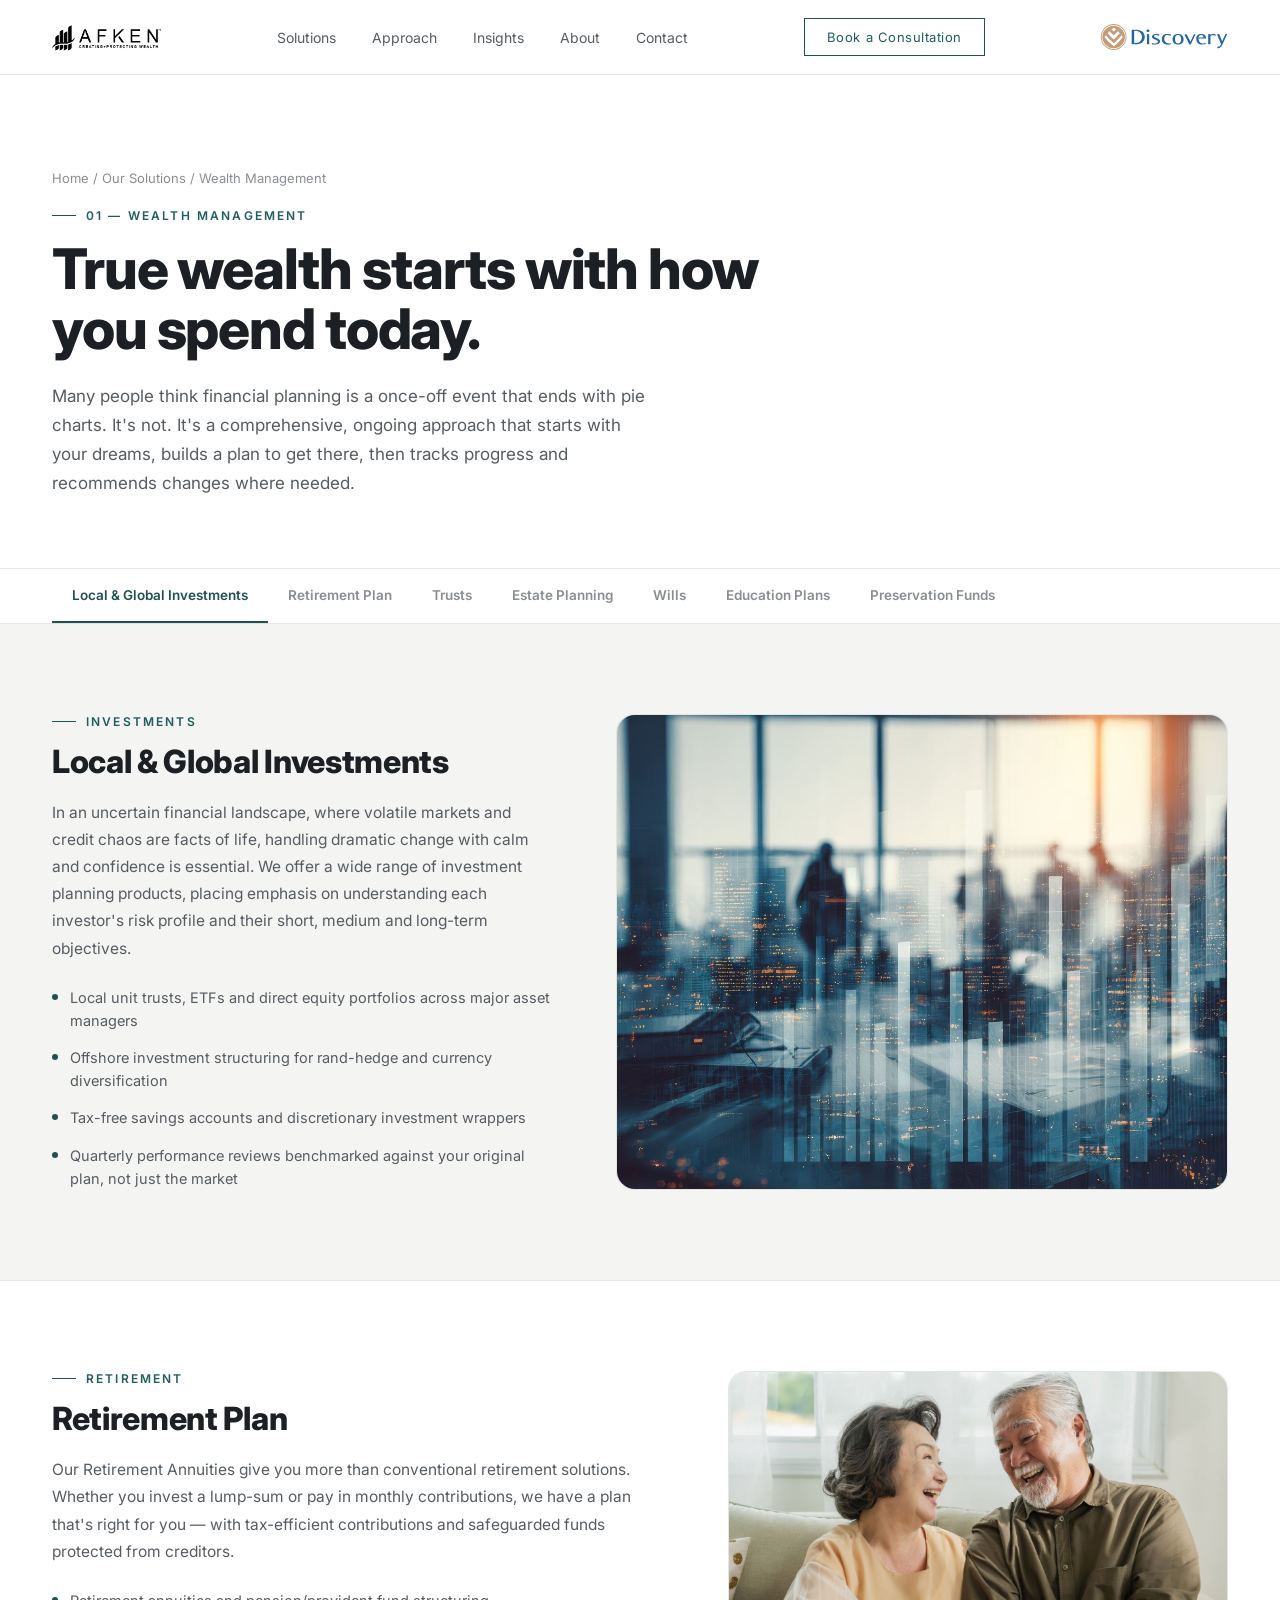
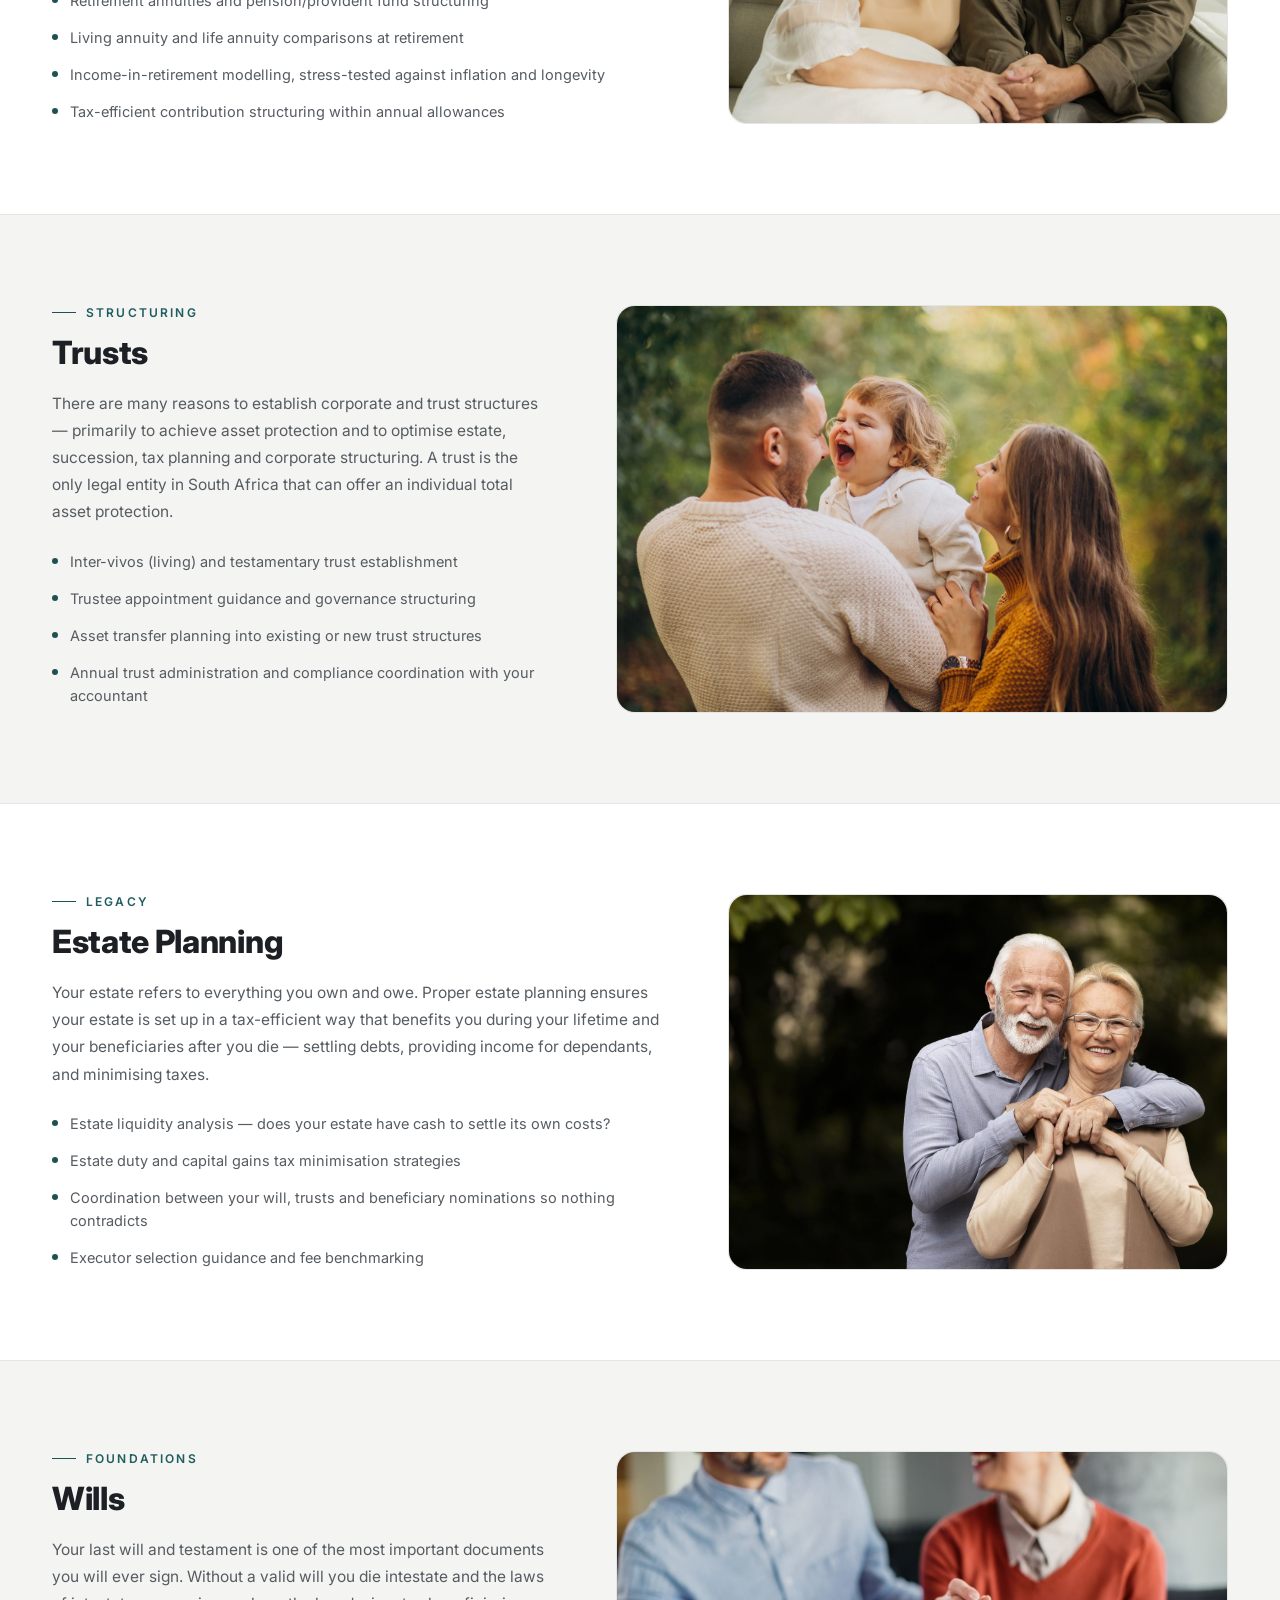
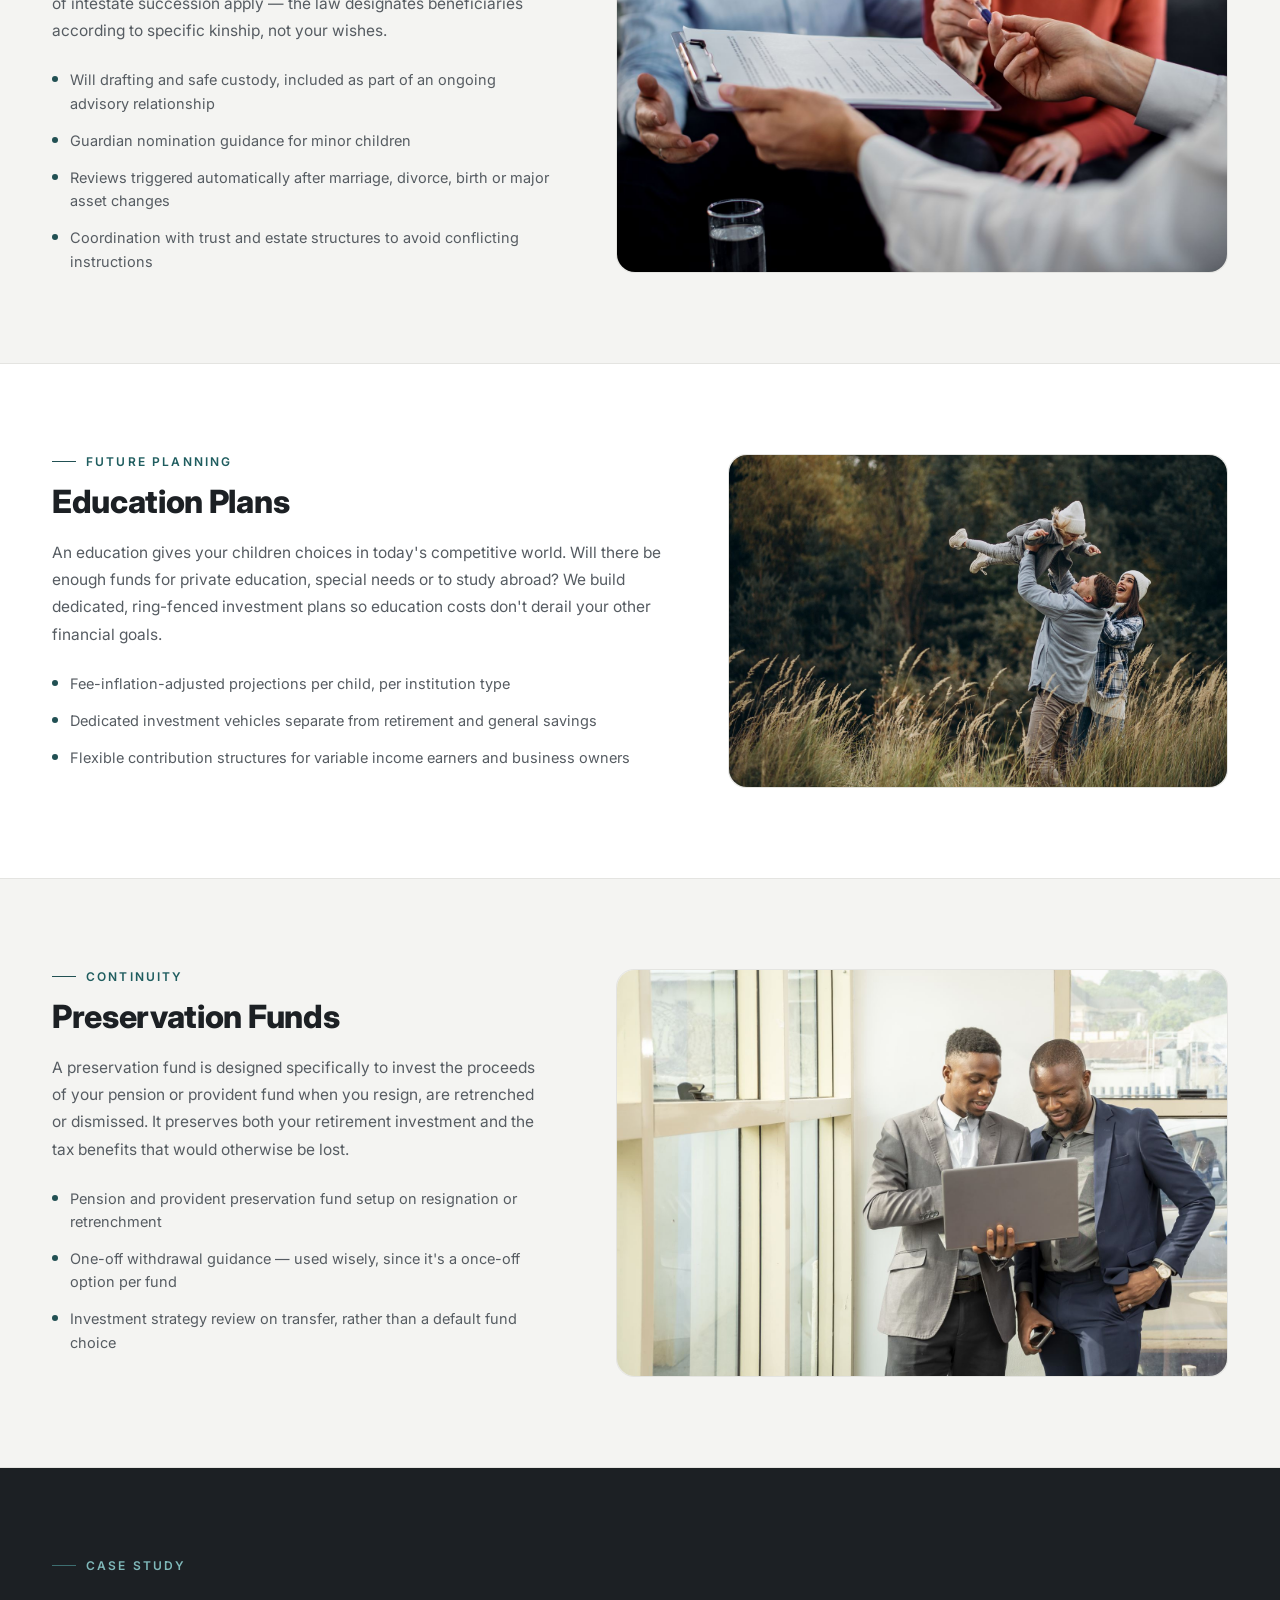
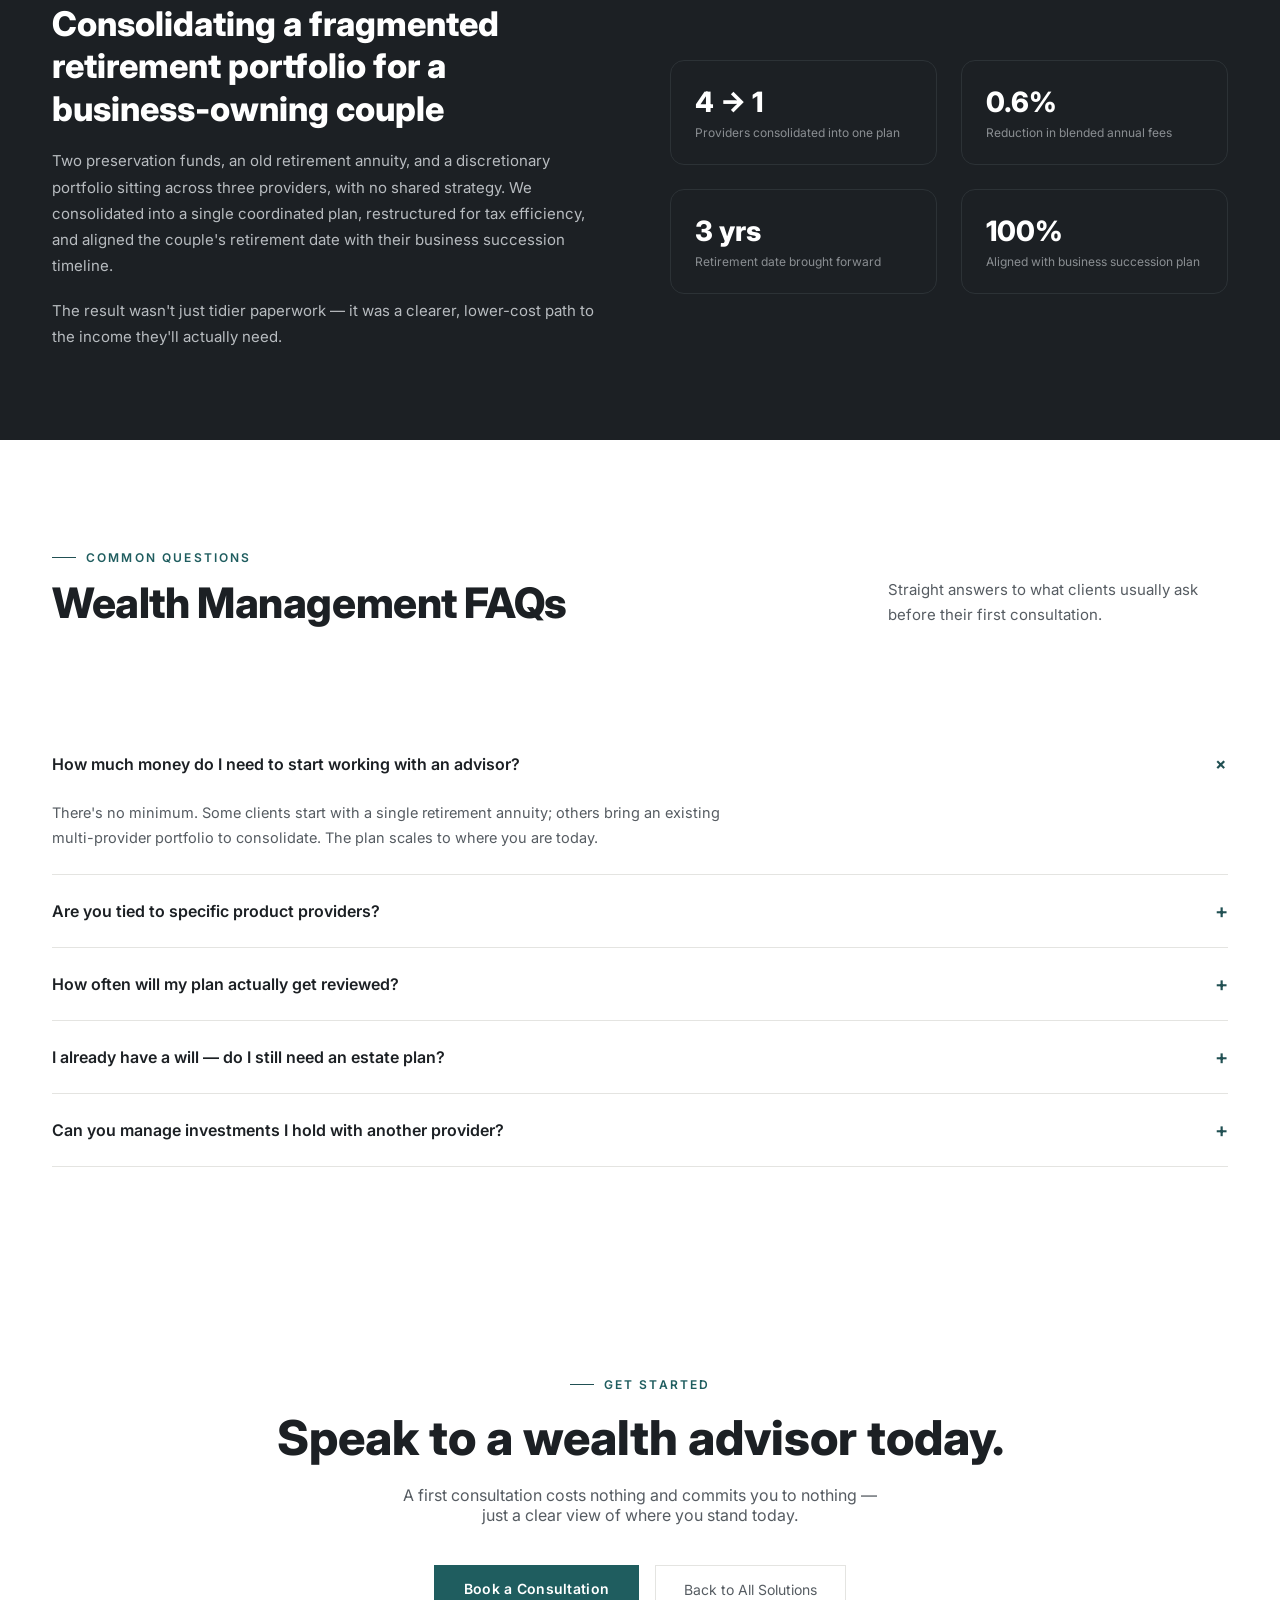
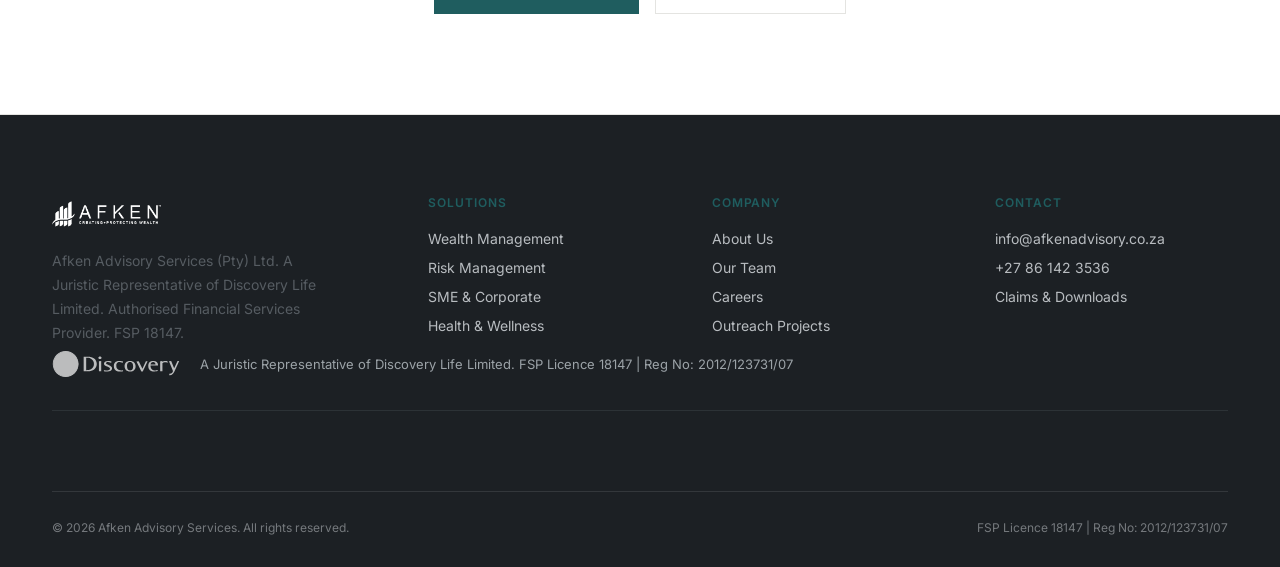
<file: pages/wealth.html>
<!DOCTYPE html>
<html lang="en">
<head>
<meta charset="UTF-8">
<meta name="viewport" content="width=device-width, initial-scale=1.0">
<title>Wealth Management | Afken Advisory Services</title>
<meta name="description" content="Local & global investments, retirement planning, trusts, estate planning, wills, education plans and preservation funds — advised nationally by Afken Advisory Services.">
<link rel="preconnect" href="https://fonts.googleapis.com">
<link rel="preconnect" href="https://fonts.gstatic.com" crossorigin>
<link href="https://fonts.googleapis.com/css2?family=Inter:wght@400;500;600;700;800&display=swap" rel="stylesheet">
<link rel="stylesheet" href="../assets/style.css">
<style>
  /* page-specific additions */
  .breadcrumb{font-size:13px;color:var(--ink-faint);margin-bottom:22px;}
  .breadcrumb a{color:var(--ink-faint);}
  .breadcrumb a:hover{color:var(--teal);}
  .page-hero{padding:170px 0 70px;border-bottom:1px solid var(--hairline);}
  .page-hero h1{font-size:clamp(34px,4.6vw,56px);font-weight:800;letter-spacing:-0.02em;line-height:1.08;max-width:760px;}
  .page-hero p{margin-top:22px;font-size:17px;line-height:1.7;color:var(--ink-dim);max-width:600px;}

  .subnav{position:sticky;top:73px;z-index:50;background:#fff;border-bottom:1px solid var(--hairline);}
  .subnav-inner{display:flex;gap:0;overflow-x:auto;}
  .subnav a{
    white-space:nowrap;font-size:13.5px;font-weight:600;color:var(--ink-faint);
    padding:18px 20px;border-bottom:2px solid transparent;
  }
  .subnav a:hover{color:var(--teal);}
  .subnav a.active{color:var(--teal);border-bottom-color:var(--teal);}

  .topic{padding:90px 0;border-bottom:1px solid var(--hairline);scroll-margin-top:130px;}
  .topic:nth-child(even){background:var(--surface);}
  .topic-grid{display:grid;grid-template-columns:0.9fr 1.1fr;gap:64px;}
  .topic-grid.reverse{grid-template-columns:1.1fr 0.9fr;}
  .topic-grid.reverse .topic-media{order:2;}
  .topic h2{font-size:clamp(24px,2.6vw,32px);font-weight:800;letter-spacing:-0.01em;line-height:1.2;}
  .topic .lede{font-size:15.5px;color:var(--ink-dim);line-height:1.75;margin-top:18px;}
  .topic-list{margin-top:24px;display:flex;flex-direction:column;gap:14px;}
  .topic-list li{list-style:none;display:flex;gap:12px;font-size:14.5px;color:var(--ink-dim);line-height:1.6;}
  .topic-list li::before{content:'';width:6px;height:6px;border-radius:50%;background:var(--teal);margin-top:8px;flex-shrink:0;}
  .topic-media{border-radius:18px;background:linear-gradient(135deg,var(--surface) 0%,var(--surface-2) 100%);border:1px solid var(--hairline);display:flex;align-items:center;justify-content:center;min-height:280px;}
  .topic-media .img-placeholder-label{font-size:12px;color:var(--ink-faint);text-align:center;padding:24px;}

  .faq{padding:110px 0;}
  .faq-item{border-bottom:1px solid var(--hairline);}
  .faq-q{
    width:100%;text-align:left;background:none;border:none;cursor:pointer;
    padding:24px 0;display:flex;justify-content:space-between;align-items:center;gap:20px;
    font-size:16px;font-weight:600;color:var(--ink);font-family:'Inter',sans-serif;
  }
  .faq-q .plus{font-size:20px;color:var(--teal);transition:transform .25s ease;flex-shrink:0;}
  .faq-item.open .faq-q .plus{transform:rotate(45deg);}
  .faq-a{max-height:0;overflow:hidden;transition:max-height .3s ease;}
  .faq-item.open .faq-a{max-height:300px;}
  .faq-a p{padding-bottom:24px;font-size:14.5px;color:var(--ink-dim);line-height:1.75;max-width:680px;}

  .case-study{background:var(--footer-dark);padding:90px 0;color:#fff;}
  .case-study .eyebrow{color:#7FB8B9;}
  .case-study .eyebrow::before{background:#3D6E70;}
  .case-grid{display:grid;grid-template-columns:1fr 1fr;gap:60px;margin-top:30px;align-items:center;}
  .case-grid h2{font-size:clamp(24px,2.8vw,34px);font-weight:800;line-height:1.25;color:#fff;}
  .case-grid p{color:#B8BCC0;font-size:15px;line-height:1.75;margin-top:18px;}
  .case-stats{display:grid;grid-template-columns:1fr 1fr;gap:24px;}
  .case-stat{border:1px solid #2C3236;border-radius:14px;padding:24px;}
  .case-stat .num{font-size:28px;font-weight:800;color:#fff;}
  .case-stat .label{font-size:12px;color:#8A8E92;margin-top:6px;}
</style>
</head>
<body>

<header>
  <nav class="nav">
    <div class="logo"><img src="../assets/images/afken-logo-black.png" alt="Afken Advisory Services"></div>
    <div class="navlinks">
      <a href="../index.html#solutions">Solutions</a>
      <a href="../index.html#process">Approach</a>
      <a href="insights.html">Insights</a>
      <a href="#">About</a>
      <a href="../index.html#contact">Contact</a>
    </div>
    <a href="contact.html" class="nav-cta">Book a Consultation</a>
    <img src="../assets/images/discovery-logo.svg" alt="Discovery" class="discovery-badge">
  </nav>
</header>

<section class="page-hero">
  <div class="wrap">
    <div class="breadcrumb"><a href="../index.html">Home</a> / <a href="../index.html#solutions">Our Solutions</a> / Wealth Management</div>
    <div class="eyebrow">01 — Wealth Management</div>
    <h1 style="margin-top:16px;">True wealth starts with how you spend today.</h1>
    <p>Many people think financial planning is a once-off event that ends with pie charts. It's not. It's a comprehensive, ongoing approach that starts with your dreams, builds a plan to get there, then tracks progress and recommends changes where needed.</p>
  </div>
</section>

<nav class="subnav">
  <div class="wrap subnav-inner">
    <a href="#local" class="active">Local &amp; Global Investments</a>
    <a href="#retirement">Retirement Plan</a>
    <a href="#trusts">Trusts</a>
    <a href="#estate">Estate Planning</a>
    <a href="#wills">Wills</a>
    <a href="#education">Education Plans</a>
    <a href="#preservation">Preservation Funds</a>
  </div>
</nav>

<section class="topic" id="local">
  <div class="wrap">
    <div class="topic-grid">
      <div>
        <div class="eyebrow">Investments</div>
        <h2 style="margin-top:14px;">Local &amp; Global Investments</h2>
        <p class="lede">In an uncertain financial landscape, where volatile markets and credit chaos are facts of life, handling dramatic change with calm and confidence is essential. We offer a wide range of investment planning products, placing emphasis on understanding each investor's risk profile and their short, medium and long-term objectives.</p>
        <ul class="topic-list">
          <li>Local unit trusts, ETFs and direct equity portfolios across major asset managers</li>
          <li>Offshore investment structuring for rand-hedge and currency diversification</li>
          <li>Tax-free savings accounts and discretionary investment wrappers</li>
          <li>Quarterly performance reviews benchmarked against your original plan, not just the market</li>
        </ul>
      </div>
      <div class="topic-media">
        <img src="../assets/images/photos/corporate-strategy.jpg" alt="Portfolio review and investment strategy" style="width:100%;height:100%;object-fit:cover;display:block;border-radius:18px;">
      </div>
    </div>
  </div>
</section>

<section class="topic" id="retirement">
  <div class="wrap">
    <div class="topic-grid reverse">
      <div>
        <div class="eyebrow">Retirement</div>
        <h2 style="margin-top:14px;">Retirement Plan</h2>
        <p class="lede">Our Retirement Annuities give you more than conventional retirement solutions. Whether you invest a lump-sum or pay in monthly contributions, we have a plan that's right for you — with tax-efficient contributions and safeguarded funds protected from creditors.</p>
        <ul class="topic-list">
          <li>Retirement annuities and pension/provident fund structuring</li>
          <li>Living annuity and life annuity comparisons at retirement</li>
          <li>Income-in-retirement modelling, stress-tested against inflation and longevity</li>
          <li>Tax-efficient contribution structuring within annual allowances</li>
        </ul>
      </div>
      <div class="topic-media">
        <img src="../assets/images/photos/senior-couple-sofa.jpg" alt="Retired couple enjoying financial freedom" style="width:100%;height:100%;object-fit:cover;display:block;border-radius:18px;">
      </div>
    </div>
  </div>
</section>

<section class="topic" id="trusts">
  <div class="wrap">
    <div class="topic-grid">
      <div>
        <div class="eyebrow">Structuring</div>
        <h2 style="margin-top:14px;">Trusts</h2>
        <p class="lede">There are many reasons to establish corporate and trust structures — primarily to achieve asset protection and to optimise estate, succession, tax planning and corporate structuring. A trust is the only legal entity in South Africa that can offer an individual total asset protection.</p>
        <ul class="topic-list">
          <li>Inter-vivos (living) and testamentary trust establishment</li>
          <li>Trustee appointment guidance and governance structuring</li>
          <li>Asset transfer planning into existing or new trust structures</li>
          <li>Annual trust administration and compliance coordination with your accountant</li>
        </ul>
      </div>
      <div class="topic-media">
        <img src="../assets/images/photos/family-park.jpg" alt="Multi-generational family" style="width:100%;height:100%;object-fit:cover;display:block;border-radius:18px;">
      </div>
    </div>
  </div>
</section>

<section class="topic" id="estate">
  <div class="wrap">
    <div class="topic-grid reverse">
      <div>
        <div class="eyebrow">Legacy</div>
        <h2 style="margin-top:14px;">Estate Planning</h2>
        <p class="lede">Your estate refers to everything you own and owe. Proper estate planning ensures your estate is set up in a tax-efficient way that benefits you during your lifetime and your beneficiaries after you die — settling debts, providing income for dependants, and minimising taxes.</p>
        <ul class="topic-list">
          <li>Estate liquidity analysis — does your estate have cash to settle its own costs?</li>
          <li>Estate duty and capital gains tax minimisation strategies</li>
          <li>Coordination between your will, trusts and beneficiary nominations so nothing contradicts</li>
          <li>Executor selection guidance and fee benchmarking</li>
        </ul>
      </div>
      <div class="topic-media">
        <img src="../assets/images/photos/senior-couple-outdoor.jpg" alt="Estate planning discussion" style="width:100%;height:100%;object-fit:cover;display:block;border-radius:18px;">
      </div>
    </div>
  </div>
</section>

<section class="topic" id="wills">
  <div class="wrap">
    <div class="topic-grid">
      <div>
        <div class="eyebrow">Foundations</div>
        <h2 style="margin-top:14px;">Wills</h2>
        <p class="lede">Your last will and testament is one of the most important documents you will ever sign. Without a valid will you die intestate and the laws of intestate succession apply — the law designates beneficiaries according to specific kinship, not your wishes.</p>
        <ul class="topic-list">
          <li>Will drafting and safe custody, included as part of an ongoing advisory relationship</li>
          <li>Guardian nomination guidance for minor children</li>
          <li>Reviews triggered automatically after marriage, divorce, birth or major asset changes</li>
          <li>Coordination with trust and estate structures to avoid conflicting instructions</li>
        </ul>
      </div>
      <div class="topic-media">
        <img src="../assets/images/photos/advisor-signing.jpg" alt="Signing documents with an advisor present" style="width:100%;height:100%;object-fit:cover;display:block;border-radius:18px;">
      </div>
    </div>
  </div>
</section>

<section class="topic" id="education">
  <div class="wrap">
    <div class="topic-grid reverse">
      <div>
        <div class="eyebrow">Future Planning</div>
        <h2 style="margin-top:14px;">Education Plans</h2>
        <p class="lede">An education gives your children choices in today's competitive world. Will there be enough funds for private education, special needs or to study abroad? We build dedicated, ring-fenced investment plans so education costs don't derail your other financial goals.</p>
        <ul class="topic-list">
          <li>Fee-inflation-adjusted projections per child, per institution type</li>
          <li>Dedicated investment vehicles separate from retirement and general savings</li>
          <li>Flexible contribution structures for variable income earners and business owners</li>
        </ul>
      </div>
      <div class="topic-media">
        <img src="../assets/images/photos/family-autumn.jpg" alt="Parent and child, education planning" style="width:100%;height:100%;object-fit:cover;display:block;border-radius:18px;">
      </div>
    </div>
  </div>
</section>

<section class="topic" id="preservation">
  <div class="wrap">
    <div class="topic-grid">
      <div>
        <div class="eyebrow">Continuity</div>
        <h2 style="margin-top:14px;">Preservation Funds</h2>
        <p class="lede">A preservation fund is designed specifically to invest the proceeds of your pension or provident fund when you resign, are retrenched or dismissed. It preserves both your retirement investment and the tax benefits that would otherwise be lost.</p>
        <ul class="topic-list">
          <li>Pension and provident preservation fund setup on resignation or retrenchment</li>
          <li>One-off withdrawal guidance — used wisely, since it's a once-off option per fund</li>
          <li>Investment strategy review on transfer, rather than a default fund choice</li>
        </ul>
      </div>
      <div class="topic-media">
        <img src="../assets/images/photos/business-partners.jpg" alt="Career transition, professional" style="width:100%;height:100%;object-fit:cover;display:block;border-radius:18px;">
      </div>
    </div>
  </div>
</section>

<section class="case-study">
  <div class="wrap">
    <div class="eyebrow">Case Study</div>
    <div class="case-grid">
      <div>
        <h2>Consolidating a fragmented retirement portfolio for a business-owning couple</h2>
        <p>Two preservation funds, an old retirement annuity, and a discretionary portfolio sitting across three providers, with no shared strategy. We consolidated into a single coordinated plan, restructured for tax efficiency, and aligned the couple's retirement date with their business succession timeline.</p>
        <p>The result wasn't just tidier paperwork — it was a clearer, lower-cost path to the income they'll actually need.</p>
      </div>
      <div class="case-stats">
        <div class="case-stat"><div class="num">4 → 1</div><div class="label">Providers consolidated into one plan</div></div>
        <div class="case-stat"><div class="num">0.6%</div><div class="label">Reduction in blended annual fees</div></div>
        <div class="case-stat"><div class="num">3 yrs</div><div class="label">Retirement date brought forward</div></div>
        <div class="case-stat"><div class="num">100%</div><div class="label">Aligned with business succession plan</div></div>
      </div>
    </div>
  </div>
</section>

<section class="faq">
  <div class="wrap">
    <div class="section-head" style="border-bottom:none;">
      <div>
        <div class="eyebrow">Common Questions</div>
        <h2>Wealth Management FAQs</h2>
      </div>
      <p>Straight answers to what clients usually ask before their first consultation.</p>
    </div>

    <div class="faq-item open">
      <button class="faq-q">How much money do I need to start working with an advisor? <span class="plus">+</span></button>
      <div class="faq-a"><p>There's no minimum. Some clients start with a single retirement annuity; others bring an existing multi-provider portfolio to consolidate. The plan scales to where you are today.</p></div>
    </div>
    <div class="faq-item">
      <button class="faq-q">Are you tied to specific product providers? <span class="plus">+</span></button>
      <div class="faq-a"><p>No. Afken is independent and product-agnostic — we recommend across the major South African asset managers and insurers based on what fits your plan, not a sales target.</p></div>
    </div>
    <div class="faq-item">
      <button class="faq-q">How often will my plan actually get reviewed? <span class="plus">+</span></button>
      <div class="faq-a"><p>Annually as standard, plus triggered reviews after life events — marriage, a new child, a business sale, retirement, or significant market shifts that change your risk position.</p></div>
    </div>
    <div class="faq-item">
      <button class="faq-q">I already have a will — do I still need an estate plan? <span class="plus">+</span></button>
      <div class="faq-a"><p>A will states intentions; an estate plan makes sure your estate can actually fund those intentions — covering liquidity, estate duty and how your assets, trusts and policies interact.</p></div>
    </div>
    <div class="faq-item">
      <button class="faq-q">Can you manage investments I hold with another provider? <span class="plus">+</span></button>
      <div class="faq-a"><p>Yes — we regularly review and, where it benefits you, consolidate or transfer existing portfolios into a single coordinated strategy rather than leaving them to drift unmanaged.</p></div>
    </div>
  </div>
</section>

<section class="cta-band" id="contact">
  <div class="wrap">
    <div class="eyebrow" style="justify-content:center;">Get Started</div>
    <h2 style="margin-top:16px;">Speak to a wealth advisor today.</h2>
    <p>A first consultation costs nothing and commits you to nothing — just a clear view of where you stand today.</p>
    <div class="hero-ctas">
      <a href="contact.html" class="btn-primary">Book a Consultation</a>
      <a href="../index.html#solutions" class="btn-ghost">Back to All Solutions</a>
    </div>
  </div>
</section>

<footer>
  <div class="wrap">
    <div class="foot-grid">
      <div class="foot-col">
        <div class="logo" style="margin-bottom:18px;"><img src="../assets/images/afken-logo-white.png" alt="Afken Advisory Services"></div>
        <p style="color:var(--ink-dim);font-size:14px;line-height:1.7;max-width:280px;">Afken Advisory Services (Pty) Ltd. A Juristic Representative of Discovery Life Limited. Authorised Financial Services Provider. FSP 18147.</p>
      </div>
      <div class="foot-col">
        <h4>Solutions</h4>
        <a href="wealth.html">Wealth Management</a>
        <a href="risk.html">Risk Management</a>
        <a href="sme.html">SME &amp; Corporate</a>
        <a href="health.html">Health &amp; Wellness</a>
      </div>
      <div class="foot-col">
        <h4>Company</h4>
        <a href="about.html">About Us</a>
        <a href="about.html#team">Our Team</a>
        <a href="careers.html">Careers</a>
        <a href="#">Outreach Projects</a>
      </div>
      <div class="foot-col">
        <h4>Contact</h4>
        <a href="contact.html">info@afkenadvisory.co.za</a>
        <a href="contact.html">+27 86 142 3536</a>
        <a href="#">Claims &amp; Downloads</a>
      </div>
    </div>
    <div style="display:flex;align-items:center;gap:20px;margin-bottom:32px;padding-bottom:28px;border-bottom:1px solid #2C3236;">
      <img src="../assets/images/discovery-logo.svg" alt="Discovery Partner" class="discovery-badge">
      <p style="font-size:13px;color:#9CA3A8;line-height:1.6;max-width:600px;">A Juristic Representative of Discovery Life Limited. FSP Licence 18147 | Reg No: 2012/123731/07</p>
    </div>
    <div class="foot-bottom">
      <div>© 2026 Afken Advisory Services. All rights reserved.</div>
      <div>FSP Licence 18147 | Reg No: 2012/123731/07</div>
    </div>
  </div>
</footer>

<script>
  document.querySelectorAll('.faq-q').forEach(btn=>{
    btn.addEventListener('click',()=>{
      const item = btn.closest('.faq-item');
      const wasOpen = item.classList.contains('open');
      document.querySelectorAll('.faq-item').forEach(i=>i.classList.remove('open'));
      if(!wasOpen) item.classList.add('open');
    });
  });

  const sections = document.querySelectorAll('.topic[id]');
  const navLinks = document.querySelectorAll('.subnav a');
  window.addEventListener('scroll',()=>{
    let current = sections[0]?.id;
    sections.forEach(s=>{ if(window.scrollY >= s.offsetTop - 160) current = s.id; });
    navLinks.forEach(a=>{
      a.classList.toggle('active', a.getAttribute('href') === '#'+current);
    });
  });
</script>

</body>
</html>
</file>
<file: assets/style.css>
:root{
    --bg: #FFFFFF;
    --surface: #F4F4F2;
    --surface-2: #ECECE9;
    --hairline: #E4E4E1;
    --gold: #1F5D5F;
    --gold-soft: #215053;
    --ink: #1C2024;
    --ink-dim: #565C62;
    --ink-faint: #8A8E92;
    --teal: #215053;
    --teal-deep: #173B3D;
    --footer-dark: #1C2024;
  }
  *{margin:0;padding:0;box-sizing:border-box;}
  html{scroll-behavior:smooth;}
  body{
    background:var(--bg);
    color:var(--ink);
    font-family:'Inter',sans-serif;
    -webkit-font-smoothing:antialiased;
    overflow-x:hidden;
  }
  a{color:inherit;text-decoration:none;}
  .serif{font-family:'Inter',sans-serif;font-weight:700;}
  .mono{font-family:'Inter',sans-serif;font-weight:600;}
  .wrap{max-width:1240px;margin:0 auto;padding:0 32px;}
  .eyebrow{
    font-family:'Inter',sans-serif;font-weight:600;
    font-size:12px;
    letter-spacing:0.18em;
    text-transform:uppercase;
    color:var(--gold);
    display:flex;align-items:center;gap:10px;
  }
  .eyebrow::before{content:'';width:24px;height:1px;background:var(--gold-soft);}
  /* header */
  header{
    position:fixed;top:0;left:0;right:0;z-index:100;
    background:rgba(255,255,255,0.88);
    backdrop-filter:blur(10px);
    border-bottom:1px solid var(--hairline);
  }
  .nav{display:flex;align-items:center;justify-content:space-between;padding:18px 32px;max-width:1240px;margin:0 auto;gap:16px;}
  .logo{font-family:'Inter',sans-serif;font-size:20px;font-weight:800;letter-spacing:-0.01em;}
  .logo img{height:36px;width:auto;display:block;}
  .logo-footer{filter:brightness(0) invert(1);height:36px;width:auto;display:block;}
  .discovery-badge{height:36px;width:auto;display:block;opacity:0.85;flex-shrink:0;}
  footer .logo img{height:36px;}
  footer .discovery-badge{filter:brightness(0) invert(1);opacity:0.7;}
  .logo span{color:var(--gold);}
  .navlinks{display:flex;gap:36px;font-size:14px;color:var(--ink-dim);}
  .navlinks a:hover{color:var(--ink);}
  .nav-cta{
    border:1px solid var(--gold-soft);
    color:var(--gold);
    font-size:13px;
    padding:10px 22px;
    letter-spacing:0.04em;
    transition:all .25s ease;
  }
  .nav-cta:hover{background:var(--gold);color:var(--bg);}

  /* hero */
  .hero{
    position:relative;
    padding-top:140px;
    border-bottom:1px solid var(--hairline);
    overflow:hidden;
  }
  .hero-split{display:grid;grid-template-columns:1fr 1fr;align-items:center;min-height:560px;}
  .hero-text{padding-top:40px;padding-bottom:40px;}
  .hero-image{height:100%;align-self:stretch;}
  .hero-image img{width:100%;height:100%;object-fit:cover;display:block;min-height:560px;}
  .hero-grid{display:grid;grid-template-columns:1.3fr 0.9fr;gap:80px;align-items:end;position:relative;}
  .hero h1{
    font-size:clamp(38px,5vw,66px);
    font-weight:800;
    line-height:1.08;
    letter-spacing:-0.02em;
  }
  .hero h1 em{font-style:normal;color:var(--gold);font-weight:800;}
  .hero-sub{
    margin-top:28px;
    font-size:17px;
    line-height:1.7;
    color:var(--ink-dim);
    max-width:520px;
  }
  .hero-ctas{display:flex;gap:16px;margin-top:40px;}
  .btn-primary{
    background:var(--gold);color:var(--bg);
    padding:15px 30px;font-size:14px;font-weight:600;letter-spacing:0.02em;
    transition:transform .25s ease, box-shadow .25s ease;
  }
  .btn-primary:hover{transform:translateY(-2px);box-shadow:0 10px 30px rgba(61,138,140,0.25);}
  .btn-ghost{
    border:1px solid var(--hairline);
    padding:15px 28px;font-size:14px;color:var(--ink-dim);
    transition:all .25s ease;
  }
  .btn-ghost:hover{border-color:var(--gold-soft);color:var(--ink);}

  /* ledger line — signature element */
  .ledger{
    display:flex;
    align-items:flex-end;
    gap:0;
    height:120px;
    border-bottom:1px solid var(--hairline);
    padding-bottom:0;
  }
  .ledger-stat{flex:1;border-left:1px solid var(--hairline);padding:0 18px 18px;}
  .ledger-stat:first-child{border-left:none;}
  .ledger-num{font-family:'Inter',sans-serif;font-weight:700;font-size:28px;color:var(--ink);}
  .ledger-label{font-size:11px;color:var(--ink-faint);margin-top:6px;letter-spacing:0.04em;text-transform:uppercase;font-family:'Inter',sans-serif;font-weight:600;}

  /* trust strip */
  .trust{padding:32px 0;border-bottom:1px solid var(--hairline);}
  .trust .wrap{display:flex;justify-content:space-between;align-items:center;flex-wrap:wrap;gap:20px;}
  .trust-item{font-size:13px;color:var(--ink-faint);font-family:'Inter',sans-serif;font-weight:600;letter-spacing:0.02em;}

  /* section shell */
  section{padding:120px 0;}
  .section-head{display:flex;justify-content:space-between;align-items:flex-end;gap:40px;margin-bottom:64px;border-bottom:1px solid var(--hairline);padding-bottom:36px;}
  .section-head h2{font-size:clamp(28px,3.4vw,42px);font-weight:800;letter-spacing:-0.01em;line-height:1.15;max-width:560px;margin-top:14px;}
  .section-head p{color:var(--ink-dim);max-width:340px;font-size:15px;line-height:1.7;}

  /* lifestyle imagery */
  .img-block{
    position:relative;border-radius:20px;overflow:hidden;
    background:linear-gradient(135deg, var(--surface) 0%, var(--surface-2) 100%);
    border:1px solid var(--hairline);
    display:flex;align-items:flex-end;
  }
  .img-block img{width:100%;height:100%;object-fit:cover;display:block;}
  .img-block.placeholder{align-items:center;justify-content:center;min-height:260px;}
  .img-placeholder-label{
    font-size:12px;color:var(--ink-faint);text-align:center;padding:24px;
    display:flex;flex-direction:column;align-items:center;gap:10px;
  }
  .img-placeholder-label svg{opacity:0.35;}
  .hero-img{aspect-ratio:4/5;margin-top:28px;}
  .gallery-strip{display:grid;grid-template-columns:1.3fr 1fr 1fr;gap:20px;}
  .gallery-strip .img-block:first-child{aspect-ratio:auto;}
  .gallery-strip .img-block{aspect-ratio:1/1.05;}
  .sol-grid{display:grid;grid-template-columns:repeat(3,1fr);gap:28px;}
  .sol-card{
    border-radius:20px;
    overflow:hidden;
    background:#fff;
    border:1px solid var(--hairline);
    box-shadow:0 1px 3px rgba(28,32,36,0.04);
    transition:transform .3s ease, box-shadow .3s ease;
    display:flex;flex-direction:column;
  }
  .sol-card:hover{transform:translateY(-4px);box-shadow:0 16px 32px rgba(23,59,61,0.12);}
  .sol-card-head{
    background:var(--teal);
    color:#fff;
    padding:32px 28px 26px;
    position:relative;
  }
  .sol-card-head .sol-index{position:absolute;top:24px;right:26px;font-family:'Inter',sans-serif;font-weight:600;font-size:12px;color:rgba(255,255,255,0.55);}
  .sol-card-head h3{font-family:'Inter',sans-serif;font-size:24px;font-weight:700;line-height:1.2;max-width:80%;}
  .sol-card-body{padding:28px;flex:1;display:flex;flex-direction:column;}
  .sol-card-body p{color:var(--ink-dim);font-size:14.5px;line-height:1.75;flex:1;}
  .sol-card-tags{display:flex;flex-wrap:wrap;gap:8px;margin-top:18px;}
  .sol-card-link{
    margin-top:24px;font-weight:700;font-size:14.5px;color:var(--teal);
    text-decoration:underline;text-decoration-thickness:2px;text-underline-offset:3px;
    font-family:'Inter',sans-serif;font-weight:700;
  }
  .sol-card.full{grid-column:span 3;}
  .sol-card.full .sol-card-head{display:flex;align-items:center;justify-content:space-between;}
  .tag{font-size:11px;color:var(--teal);border:1px solid var(--hairline);background:var(--surface);padding:5px 10px;font-family:'Inter',sans-serif;font-weight:600;border-radius:20px;}

  /* why us / process */
  .process{background:var(--surface);border-top:1px solid var(--hairline);border-bottom:1px solid var(--hairline);}
  .process-grid{display:grid;grid-template-columns:repeat(4,1fr);gap:1px;background:var(--hairline);margin-top:60px;}
  .process-card{background:var(--surface);padding:36px 28px;}
  .process-num{font-family:'Inter',sans-serif;font-weight:800;color:var(--gold);font-size:30px;}
  .process-card h3{font-size:17px;margin-top:18px;font-weight:600;}
  .process-card p{color:var(--ink-dim);font-size:14px;line-height:1.7;margin-top:10px;}

  /* insights */
  .insights-grid{display:grid;grid-template-columns:repeat(3,1fr);gap:32px;}
  .insight-card{border:1px solid var(--hairline);padding:32px;transition:border-color .3s ease;}
  .insight-card:hover{border-color:var(--gold-soft);}
  .insight-cat{font-family:'Inter',sans-serif;font-weight:600;font-size:11px;color:var(--gold);text-transform:uppercase;letter-spacing:0.06em;}
  .insight-card h3{font-family:'Inter',sans-serif;font-size:20px;font-weight:700;margin-top:16px;line-height:1.3;}
  .insight-card p{color:var(--ink-dim);font-size:14px;margin-top:14px;line-height:1.7;}
  .insight-meta{margin-top:24px;font-size:12px;color:var(--ink-faint);border-top:1px solid var(--hairline);padding-top:16px;}

  /* testimonial */
  .quote-section{padding:140px 0;text-align:center;border-bottom:1px solid var(--hairline);}
  .quote-section blockquote{
    font-family:'Inter',sans-serif;font-weight:500;
    font-size:clamp(24px,3vw,38px);line-height:1.45;max-width:840px;margin:0 auto;color:var(--ink);
  }
  .quote-attr{margin-top:32px;font-size:13px;color:var(--ink-faint);font-family:'Inter',sans-serif;font-weight:600;}

  /* CTA band */
  .cta-band{padding:100px 0;text-align:center;position:relative;}
  .cta-band h2{font-family:'Inter',sans-serif;font-size:clamp(30px,4vw,48px);font-weight:800;}
  .cta-band p{color:var(--ink-dim);margin-top:18px;max-width:480px;margin-left:auto;margin-right:auto;}
  .cta-band .hero-ctas{justify-content:center;}

  /* footer */
  footer{background:var(--footer-dark);border-top:1px solid var(--hairline);padding:80px 0 32px;}
  footer .logo{color:#F4F4F2;}
  footer .foot-col p{color:#9CA3A8;}
  footer .foot-col a{color:#B8BCC0;}
  footer .foot-col a:hover{color:#F4F4F2;}
  footer .foot-bottom{color:#75797D;border-top-color:#33373B;}
  .foot-grid{display:grid;grid-template-columns:1.4fr 1fr 1fr 1fr;gap:50px;}
  .foot-col h4{font-family:'Inter',sans-serif;font-weight:600;font-size:12px;text-transform:uppercase;letter-spacing:0.08em;color:var(--gold);margin-bottom:20px;}
  .foot-col a{display:block;font-size:14px;color:var(--ink-dim);margin-bottom:12px;}
  .foot-col a:hover{color:var(--ink);}
  .foot-bottom{display:flex;justify-content:space-between;margin-top:80px;padding-top:28px;border-top:1px solid var(--hairline);font-size:12px;color:var(--ink-faint);}

  @media(max-width:1100px) and (min-width:881px){
    .sol-grid{grid-template-columns:repeat(2,1fr);}
  }
  @media(max-width:880px){
    .hero-grid{grid-template-columns:1fr;gap:48px;}
    .hero-split{grid-template-columns:1fr;min-height:auto;}
    .hero-text{padding-right:32px !important;padding-top:20px;}
    .hero-image img{min-height:320px;}
    .ledger{grid-template-columns:1fr 1fr;flex-wrap:wrap;height:auto;}
    .ledger-stat{flex:0 0 50%;padding:14px 14px 14px 0;}
    .navlinks{display:none;}
    .process-grid{grid-template-columns:1fr 1fr;}
    .insights-grid{grid-template-columns:1fr;}
    .sol-grid{grid-template-columns:1fr;}
    .sol-card.full{grid-column:span 1;}
    .foot-grid{grid-template-columns:1fr 1fr;gap:36px;}
  }
</file>
